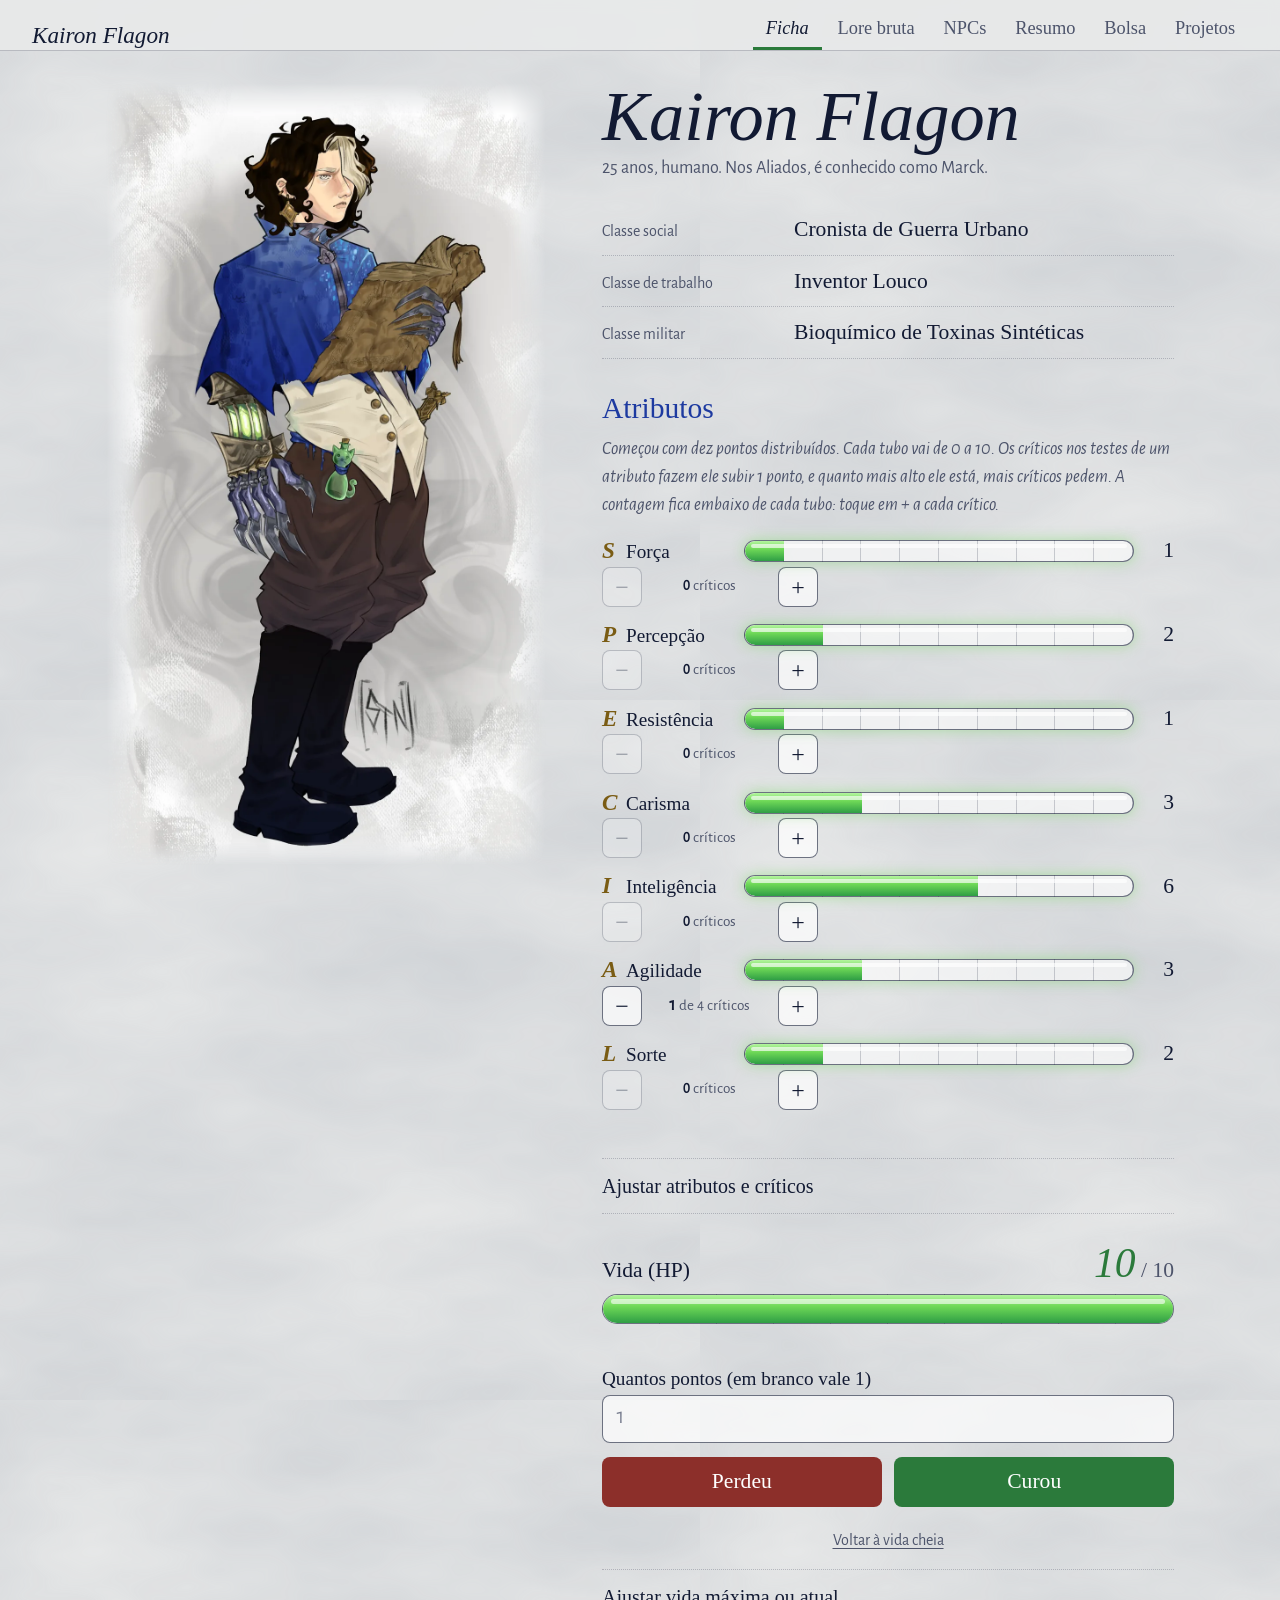
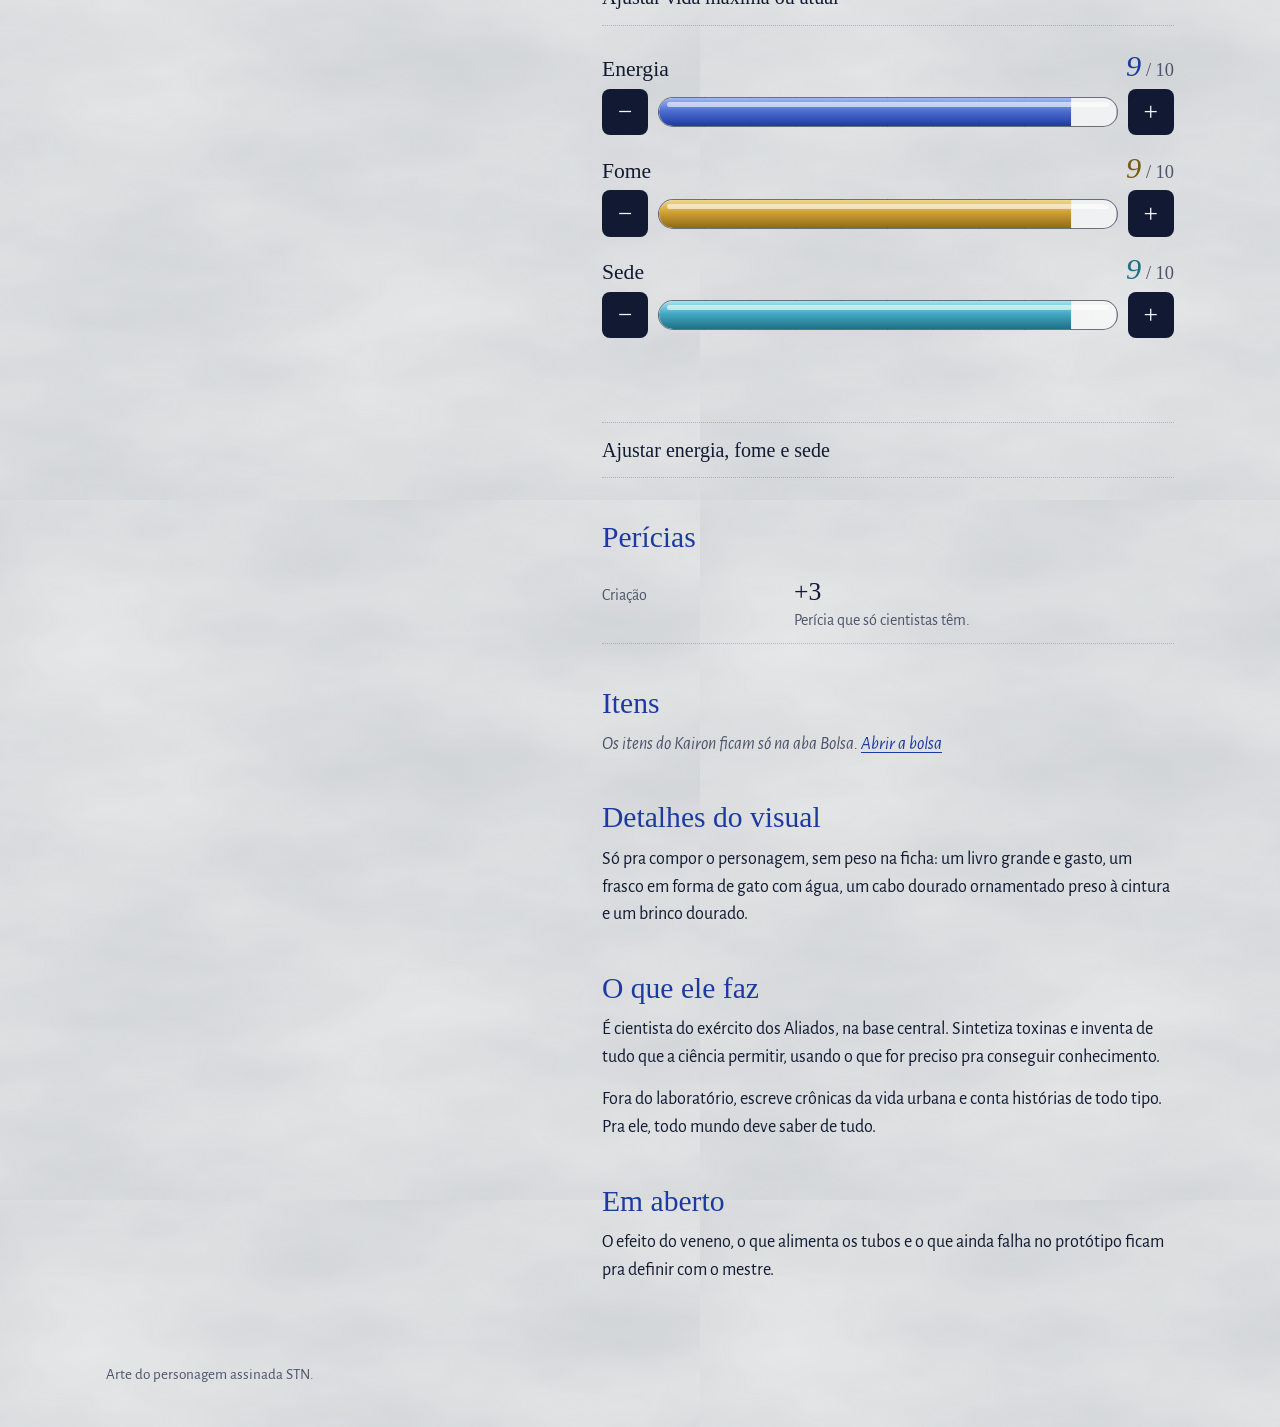
<file: index.html>
<!doctype html>
<html lang="pt-BR">
<head>
<meta charset="utf-8">
<meta name="viewport" content="width=device-width, initial-scale=1">
<meta name="robots" content="noindex, nofollow">
<meta name="theme-color" content="#e8e9e9">
<title>Kairon Flagon, ficha do mestre</title>
<link rel="preconnect" href="https://fonts.googleapis.com">
<link rel="preconnect" href="https://fonts.gstatic.com" crossorigin>
<link href="https://fonts.googleapis.com/css2?family=Alegreya+Sans:ital,wght@0,400;0,500;0,700;1,400&family=IM+Fell+English:ital@0;1&display=swap" rel="stylesheet">
<link rel="stylesheet" href="style.css?v=35">
<noscript><style>.painel[hidden]{display:block}</style></noscript>
</head>
<body>

<svg class="svg-defs" width="0" height="0" aria-hidden="true" focusable="false">
  <filter id="tinta-carimbo" x="-4%" y="-6%" width="108%" height="112%">
    <feTurbulence type="fractalNoise" baseFrequency="0.55" numOctaves="2" seed="4" result="ruido"/>
    <feDisplacementMap in="SourceGraphic" in2="ruido" scale="1.1" xChannelSelector="R" yChannelSelector="G" result="tremido"/>
    <feTurbulence type="fractalNoise" baseFrequency="0.75" numOctaves="2" seed="9" result="manchas"/>
    <feColorMatrix in="manchas" type="matrix" values="0 0 0 0 0  0 0 0 0 0  0 0 0 0 0  -14 0 0 0 10.9" result="falhas"/>
    <feComposite in="tremido" in2="falhas" operator="in"/>
  </filter>
</svg>

<header class="topo">
  <a class="marca" href="#ficha" data-aba="ficha">Kairon Flagon</a>
  <nav class="abas" role="tablist" aria-label="Seções da ficha">
    <button type="button" role="tab" id="aba-ficha" aria-controls="painel-ficha" data-id="ficha" aria-selected="true">Ficha</button>
    <button type="button" role="tab" id="aba-lore" aria-controls="painel-lore" data-id="lore" aria-selected="false" tabindex="-1">Lore bruta</button>
    <button type="button" role="tab" id="aba-npcs" aria-controls="painel-npcs" data-id="npcs" aria-selected="false" tabindex="-1">NPCs</button>
    <button type="button" role="tab" id="aba-resumo" aria-controls="painel-resumo" data-id="resumo" aria-selected="false" tabindex="-1">Resumo</button>
    <button type="button" role="tab" id="aba-bolsa" aria-controls="painel-bolsa" data-id="bolsa" aria-selected="false" tabindex="-1">Bolsa</button>
    <button type="button" role="tab" id="aba-projetos" aria-controls="painel-projetos" data-id="projetos" aria-selected="false" tabindex="-1">Projetos</button>
  </nav>
</header>

<main>

<!-- ============ FICHA ============ -->
<section id="painel-ficha" class="painel" role="tabpanel" aria-labelledby="aba-ficha">
  <div class="ficha-grid">

    <figure class="retrato">
      <img src="img/kairon.webp" width="1000" height="1778"
           alt="Kairon: jovem de cabelo castanho cacheado com uma mecha clara cobrindo um olho, capa azul de gola alta, colete claro com botões dourados e calças marrons. Usa duas manoplas de garras metálicas com tubos verdes brilhando no antebraço e segura um livro velho.">
    </figure>

    <div class="folha">
      <h1>Kairon Flagon</h1>
      <p class="sub">25 anos, humano. Nos Aliados, é conhecido como Marck.</p>

      <dl class="classes">
        <div><dt>Classe social</dt><dd>Cronista de Guerra Urbano</dd></div>
        <div><dt>Classe de trabalho</dt><dd>Inventor Louco</dd></div>
        <div><dt>Classe militar</dt><dd>Bioquímico de Toxinas Sintéticas</dd></div>
      </dl>

      <h2>Atributos</h2>
      <p class="nota">Começou com dez pontos distribuídos. Cada tubo vai de 0 a 10. Os críticos nos testes de um atributo fazem ele subir 1 ponto, e quanto mais alto ele está, mais críticos pedem. A contagem fica embaixo de cada tubo: toque em + a cada crítico.</p>
      <ul class="tubos" data-semente="2026-10-31">
        <li class="cheio" data-attr="S" data-nome="Força" data-v="1" data-c="0" data-m=""><span class="nome"><b>S</b>Força</span><span class="tubo" role="img" aria-label="Força 1 de 10"><i style="--v:1"></i></span><span class="valor">1</span><span class="crit"><b>0</b> críticos</span></li>
        <li class="cheio" data-attr="P" data-nome="Percepção" data-v="2" data-c="0" data-m=""><span class="nome"><b>P</b>Percepção</span><span class="tubo" role="img" aria-label="Percepção 2 de 10"><i style="--v:2"></i></span><span class="valor">2</span><span class="crit"><b>0</b> críticos</span></li>
        <li class="cheio" data-attr="E" data-nome="Resistência" data-v="1" data-c="0" data-m=""><span class="nome"><b>E</b>Resistência</span><span class="tubo" role="img" aria-label="Resistência 1 de 10"><i style="--v:1"></i></span><span class="valor">1</span><span class="crit"><b>0</b> críticos</span></li>
        <li class="cheio" data-attr="C" data-nome="Carisma" data-v="3" data-c="0" data-m=""><span class="nome"><b>C</b>Carisma</span><span class="tubo" role="img" aria-label="Carisma 3 de 10"><i style="--v:3"></i></span><span class="valor">3</span><span class="crit"><b>0</b> críticos</span></li>
        <li class="cheio" data-attr="I" data-nome="Inteligência" data-v="6" data-c="0" data-m=""><span class="nome"><b>I</b>Inteligência</span><span class="tubo" role="img" aria-label="Inteligência 6 de 10"><i style="--v:6"></i></span><span class="valor">6</span><span class="crit"><b>0</b> críticos</span></li>
        <li class="cheio" data-attr="A" data-nome="Agilidade" data-v="3" data-c="1" data-m="4"><span class="nome"><b>A</b>Agilidade</span><span class="tubo" role="img" aria-label="Agilidade 3 de 10"><i style="--v:3"></i></span><span class="valor">3</span><span class="crit"><b>1</b> de 4 críticos</span></li>
        <li class="cheio" data-attr="L" data-nome="Sorte" data-v="2" data-c="0" data-m=""><span class="nome"><b>L</b>Sorte</span><span class="tubo" role="img" aria-label="Sorte 2 de 10"><i style="--v:2"></i></span><span class="valor">2</span><span class="crit"><b>0</b> críticos</span></li>
      </ul>

      <div class="vida-box" id="vida">
        <div class="vida-topo">
          <span class="vida-rot">Vida (HP)</span>
          <strong class="vida-num" aria-live="polite"><span id="vida-atual">10</span><small> / <span id="vida-max">10</span></small></strong>
        </div>
        <div class="vida-barra com-marcas" id="vida-barra" role="progressbar" aria-label="Vida" aria-valuemin="0" aria-valuemax="10" aria-valuenow="10" style="--max:10"><i id="vida-fill" style="--p:100%"></i></div>
        <p class="vida-info" id="vida-info" aria-live="polite"></p>

        <div class="vida-form">
          <div class="vida-campo">
            <label for="vida-valor">Quantos pontos (em branco vale 1)</label>
            <input id="vida-valor" inputmode="numeric" autocomplete="off" placeholder="1">
          </div>
          <div class="vida-botoes">
            <button type="button" class="v-perdeu" id="vida-perdeu">Perdeu</button>
            <button type="button" class="v-curou" id="vida-curou">Curou</button>
          </div>
          <p class="vida-erro" id="vida-erro" role="alert" hidden></p>
          <button type="button" class="vida-cheia" id="vida-cheia">Voltar à vida cheia</button>
        </div>

        <details>
          <summary>Ajustar vida máxima ou atual</summary>
          <div class="vida-form">
            <div class="vida-campo">
              <label for="vida-novomax">Vida máxima</label>
              <input id="vida-novomax" inputmode="numeric" autocomplete="off" placeholder="10">
            </div>
            <div class="vida-campo">
              <label for="vida-novaatual">Vida agora</label>
              <input id="vida-novaatual" inputmode="numeric" autocomplete="off" placeholder="10">
            </div>
            <p class="vida-erro" id="vida-erro2" role="alert" hidden></p>
            <button type="button" class="v-salvar" id="vida-salvar">Salvar</button>
          </div>
        </details>
      </div>

      <div class="status" id="status" role="group" aria-label="Energia, fome e sede" data-semente="2026-10-23">
        <div class="stat" data-chave="energia" data-nome="Energia" data-atual="9" data-max="10" data-cor="energia"><p class="stat-sem-js">Energia: <b>9</b> de 10</p></div>
        <div class="stat" data-chave="fome" data-nome="Fome" data-atual="9" data-max="10" data-cor="fome"><p class="stat-sem-js">Fome: <b>9</b> de 10</p></div>
        <div class="stat" data-chave="sede" data-nome="Sede" data-atual="9" data-max="10" data-cor="sede"><p class="stat-sem-js">Sede: <b>9</b> de 10</p></div>
      </div>

      <h2>Perícias</h2>
      <dl class="classes pericias">
        <div><dt>Criação</dt><dd>+3<small>Perícia que só cientistas têm.</small></dd></div>
      </dl>

      <h2>Itens</h2>
      <p class="nota">Os itens do Kairon ficam só na aba Bolsa. <a class="ir" href="#bolsa" data-aba="bolsa">Abrir a bolsa</a></p>


      <h2>Detalhes do visual</h2>
      <p class="corpo">Só pra compor o personagem, sem peso na ficha: um livro grande e gasto, um frasco em forma de gato com água, um cabo dourado ornamentado preso à cintura e um brinco dourado.</p>

      <h2>O que ele faz</h2>
      <p class="corpo">É cientista do exército dos Aliados, na base central. Sintetiza toxinas e inventa de tudo que a ciência permitir, usando o que for preciso pra conseguir conhecimento.</p>
      <p class="corpo">Fora do laboratório, escreve crônicas da vida urbana e conta histórias de todo tipo. Pra ele, todo mundo deve saber de tudo.</p>

      <h2>Em aberto</h2>
      <p class="corpo">O efeito do veneno, o que alimenta os tubos e o que ainda falha no protótipo ficam pra definir com o mestre.</p>
    </div>

  </div>
</section>

<!-- ============ LORE BRUTA ============ -->
<section id="painel-lore" class="painel texto" role="tabpanel" aria-labelledby="aba-lore" hidden>
  <p class="aviso">Só o mestre lê esta aba. Aqui está o que os outros jogadores não podem saber.</p>

  <h2>A verdade sobre Kairon</h2>
  <p class="corpo">Kairon é um agente duplo. A Hydra mandou ele pros Aliados como espião, mas ele não é leal a nenhum dos dois lados. É leal ao lucro e ao conhecimento.</p>
  <p class="corpo">Tudo que ele descobre na base central passa por um filtro. A Hydra recebe só o que ele escolhe mandar, e o resto ele vende no mercado negro. Ninguém além dele sabe disso.</p>

  <h2>Linha do tempo</h2>
  <ol class="linha">
    <li>
      <span class="quando">Desde o século XVII</span>
      A família Flagon, mercante, enriquece no ducado da região da Hydra e acumula conhecimento de onde vier. O povo do ducado vive bem, e o império apelida a família de sanguessugas.
    </li>
    <li>
      <span class="quando">Aos 16 anos</span>
      Kairon é mandado pro lado dos Aliados, como espião da Hydra. Entra num orfanato como Marck, um órfão sem passado.
    </li>
    <li>
      <span class="quando">Dos 16 aos 25</span>
      A genialidade dele o faz crescer. Quase uma década de confiança construída, de órfão a cientista respeitado.
    </li>
    <li>
      <span class="quando">Hoje, aos 25 anos</span>
      Cientista do exército dos Aliados, na base central, em contato constante com a Hydra.
    </li>
  </ol>

  <h2>Como ele opera</h2>
  <ul class="pontos">
    <li><strong>Rádio.</strong> Fala o tempo todo com a Hydra pelo rádio portátil de campo e manda informações.</li>
    <li><strong>Filtro.</strong> A Hydra nunca recebe tudo. Ele decide o que vale mandar e o que vale vender.</li>
    <li><strong>Mercado negro.</strong> Vende o resto da informação e vive do lucro. O dinheiro paga material de laboratório, itens mágicos e experimentos.</li>
    <li><strong>Crônicas.</strong> Escreve com os pseudônimos F.Y, M.J e A.F, espalhando verdades e mentiras ao mesmo tempo, pros dois lados.</li>
    <li><strong>Caderno criptografado.</strong> Guarda o que descobre, inclusive o que escolheu não mandar pra ninguém.</li>
  </ul>
  <p class="pendente">Em construção. Marcos vai escrever como funciona o submundo que Kairon conhece.</p>

  <h2>Quem sabe o quê</h2>
  <dl class="sabe">
    <div><dt>Os Aliados</dt><dd>Acham que ele é um órfão que virou cientista dedicado.</dd></div>
    <div><dt>A Hydra</dt><dd>Sabe que ele é o espião dela. Não sabe do filtro nem do mercado negro.</dd></div>
    <div><dt>G</dt><dd>Acha que ele é um cientista dos Aliados que paga bem por itens mágicos. Não sabe de onde vem o dinheiro.</dd></div>
    <div><dt>Outros jogadores</dt><dd>Não sabem de nada. Só descobrem em RP.</dd></div>
  </dl>

  <h2>O que ele quer</h2>
  <p class="corpo">Conhecimento acima de tudo, bom ou ruim, verdadeiro ou falso. Um livro bem escrito vale mais pra ele do que centenas de moedas de ouro.</p>
  <p class="corpo">Procura uma espécie de Torre de Babel. Pra ele é só uma lenda que pode existir, e a família guarda um único relato dela. É por isso que ele a busca.</p>
  <p class="corpo">Quer poder pra controlar as massas e chegar ao topo, usando os países como peões na guerra. Pra isso usa pessoas, sangue e o que mais for preciso. Regra do mestre: nada sai do planeta.</p>

  <h2>Ganchos em aberto</h2>
  <p class="nota">Pontas soltas de propósito, pro mestre puxar do jeito que quiser.</p>
  <ul class="ganchos">
    <li>Quem escolheu Kairon pra missão, e se a própria família sabia o motivo.</li>
    <li>Quem dirigia o orfanato e se sabia de onde ele veio.</li>
    <li>A última ordem ou carta que a família mandou, e se ele guardou ou queimou.</li>
    <li>O que o relato da Torre de Babel guardado pela família realmente diz.</li>
    <li>Um pseudônimo que alguém além dele também está usando.</li>
    <li>Uma informação que ele vendeu pros dois lados e que mudou o rumo de uma batalha.</li>
    <li>Um comprador do mercado negro que paga demais e nunca explica por quê.</li>
    <li>O G sabe mais sobre Kairon do que devia.</li>
    <li>Uma sala ou projeto da base central onde ele nunca conseguiu entrar.</li>
    <li>Uma página arrancada do caderno criptografado.</li>
    <li>O que alimenta os tubos de veneno das manoplas, e por que o protótipo ainda falha.</li>
    <li>Como ele seria descoberto, se algum dia for. Fica em aberto.</li>
  </ul>
</section>

<!-- ============ NPCs ============ -->
<section id="painel-npcs" class="painel texto" role="tabpanel" aria-labelledby="aba-npcs" hidden>
  <h2>Contatos de Kairon</h2>
  <p class="nota">Aqui ficam só os tipos de gente que ele conhece. Quem são, e quantos, fica por conta do mestre.</p>

  <article class="npc">
    <h3>Mercado negro</h3>
    <p class="papel">Contato com NPCs do mercado negro</p>
    <p class="corpo">Kairon vende informação e compra material de laboratório e itens mágicos. Por isso conhece gente do submundo.</p>
  </article>

  <article class="npc">
    <h3>Outros tipos de gente</h3>
    <p class="papel">Contato com outros tipos de personagens ou NPCs</p>
    <p class="corpo">Ele também cruza com outros tipos de personagens e NPCs, dentro e fora dos dois lados da guerra. Quem são e como se conheceram se resolve em RP.</p>
  </article>

  <h2>Espaços em aberto pro mestre</h2>
  <p class="nota">Kairon tem contato com estas organizações. Quem são as pessoas dentro delas fica em aberto.</p>
  <ul class="vazios">
    <li><strong>A Hydra</strong>Contato constante.</li>
    <li><strong>O exército dos Aliados</strong>Trabalha na base central.</li>
    <li><strong>O mercado negro</strong>Vende e compra informação e itens.</li>
    <li><strong>A imprensa</strong>Escreve crônicas sob pseudônimos.</li>
    <li><strong>O orfanato</strong>Foi por ali que Marck entrou nos Aliados.</li>
  </ul>
</section>

<!-- ============ RESUMO ============ -->
<section id="painel-resumo" class="painel texto" role="tabpanel" aria-labelledby="aba-resumo" hidden>
  <p class="nota">Marck e Kairon são o mesmo personagem. Marck é o nome falso que Kairon usa entre os Aliados.</p>

  <h2>Lore do Marck</h2>
  <p class="nota">A versão que os outros conhecem.</p>
  <ul class="pontos grande">
    <li>Humano de 25 anos, órfão. Conta que a guerra levou a família quando ele tinha 14.</li>
    <li>Cresceu num orfanato em Nova York, onde ganhou renome, e virou cientista do exército dos Aliados, na base central.</li>
    <li>Inventor genial, sempre atrás da razão das coisas e do conhecimento.</li>
    <li>Tem dois empregos: cientista do exército, o que na prática é trabalhar pro governo, e as crônicas no jornal Viva ou Morra, escritas sob pseudônimos. Pouca gente sabe quem está por trás deles.</li>
    <li>Tem patrocinadores que ajudam com dinheiro e querem saber das invenções dele.</li>
    <li>O laboratório dele ficava num apartamento grande em Nova York. Agora as coisas todas estão no porão de uma mansão, e ele está montando tudo lá (<a class="ir" href="#projeto-10" data-aba="projetos" data-abrir="projeto-10">Projeto 10</a>). Quase não sai: só pra comprar comida e voltar. Foi construindo o laboratório aos poucos, desde os 18 anos.</li>
    <li>Quando pega férias, vai pra Las Vegas.</li>
    <li>Luta com manoplas de garras que injetam veneno, ainda em protótipo.</li>
  </ul>

  <h2>Lore do Kairon</h2>
  <p class="nota">A verdade. Só o mestre lê.</p>
  <ul class="pontos grande">
    <li>Humano de 25 anos, nobre da família Flagon, da região da Hydra.</li>
    <li>Foi mandado aos 16 pros Aliados, como espião. O nome Marck e o passado de órfão são cobertura.</li>
    <li>Agente duplo em segredo: a Hydra mandou, mas ele filtra o que entrega e vende o resto no mercado negro.</li>
    <li>Vende as informações em Las Vegas. É pra lá que vai quando pega férias.</li>
    <li>É leal ao lucro e ao conhecimento. Procura a Torre de Babel e quer poder sobre as massas.</li>
    <li>Os pseudônimos F.Y, M.J e A.F espalham verdades e mentiras pros dois lados.</li>
    <li>Fala o tempo todo com a Hydra pelo rádio portátil de campo.</li>
  </ul>
</section>

<!-- ============ BOLSA ============ -->
<section id="painel-bolsa" class="painel texto bolsa" role="tabpanel" aria-labelledby="aba-bolsa" hidden>
  <h2>Bolsa do Kairon</h2>
  <p class="nota">Livro-caixa dos dólares do mercado negro. Os lançamentos ficam salvos só neste aparelho. Quem abrir a ficha em outro lugar vê o saldo inicial.</p>

  <p class="bolsa-saldo" aria-live="polite"><span>Saldo</span><strong id="bolsa-total">375</strong><em id="bolsa-un">dólares</em></p>

  <div class="bolsa-form">
    <div class="bolsa-campo">
      <label for="bolsa-valor">Quantos dólares</label>
      <input id="bolsa-valor" inputmode="decimal" autocomplete="off" placeholder="0">
    </div>
    <div class="bolsa-campo">
      <label for="bolsa-nota">Pra quê (opcional)</label>
      <input id="bolsa-nota" maxlength="80" autocomplete="off" placeholder="Ex.: material de laboratório">
    </div>
    <div class="bolsa-botoes">
      <button type="button" class="b-entrou" id="bolsa-entrou">Entrou</button>
      <button type="button" class="b-saiu" id="bolsa-saiu">Saiu</button>
    </div>
    <p class="bolsa-erro" id="bolsa-erro" role="alert" hidden></p>
  </div>

  <details>
    <summary>Corrigir o saldo</summary>
    <div class="bolsa-form">
      <p class="nota">Digite quanto ele tem agora. A bolsa lança a diferença no livro-caixa.</p>
      <div class="bolsa-campo">
        <label for="bolsa-certo">Saldo certo</label>
        <input id="bolsa-certo" inputmode="decimal" autocomplete="off" placeholder="0">
      </div>
      <button type="button" class="b-ajustar" id="bolsa-ajustar">Ajustar saldo</button>
    </div>
  </details>

  <h2>Livro-caixa</h2>
  <ol class="bolsa-livro" id="bolsa-livro"></ol>
  <p class="bolsa-vazio" id="bolsa-vazio" hidden>Nenhum lançamento ainda.</p>
  <button type="button" class="bolsa-zerar" id="bolsa-zerar">Voltar ao saldo inicial</button>

  <h2>Itens</h2>
  <p class="nota">Tudo o que o Kairon carrega. Toque na foto pra ver maior.</p>
  <div class="busca" role="search">
    <label class="busca-rot" for="busca-item">Procurar item</label>
    <div class="busca-campo">
      <input id="busca-item" type="search" inputmode="search" enterkeyhint="search" autocomplete="off" autocapitalize="off" spellcheck="false" placeholder="veneno, câmera, máscara...">
      <button type="button" class="busca-limpar" id="busca-limpar" aria-label="Limpar a busca" hidden>&times;</button>
    </div>
    <p class="busca-info" id="busca-info" aria-live="polite" hidden></p>
  </div>

  <h3 class="sub-itens">Equipamento inicial</h3>
  <ul class="itens">
    <li>
      <strong>Manoplas de garras injetoras</strong>
      <span>Protótipo. Duas luvas de garras com tubos de veneno no antebraço. Cada ataque injeta o veneno, como a presa de uma cobra. A versão hidráulica (Giftklaue II) está pronta e aprovada: pesa 12 kg e ativar custa 1 ação e 5 de energia. <a class="ir" href="#projeto-01" data-aba="projetos" data-abrir="projeto-01">Ver o Projeto 01</a> · <a class="ir" href="#projeto-02" data-aba="projetos" data-abrir="projeto-02">Ver a Ruína (Projeto 02)</a> · <a class="ir" href="#projeto-08" data-aba="projetos" data-abrir="projeto-08">Ver a hidráulica (Projeto 08)</a> · <a class="ir" href="#projeto-12" data-aba="projetos" data-abrir="projeto-12">Ver a Giftklaue III (Projeto 12)</a></span>
    </li>
    <li class="com-simbolo">
      <strong>Brasão da família Flagon</strong>
      <span>A única prova da identidade verdadeira dele.</span>
      <img class="simbolo" src="img/flagon.webp" width="730" height="526"
           alt="Símbolo da família Flagon: duas asas pretas abertas em volta de uma coroa de três pontas sobre um losango.">
    </li>
    <li>
      <strong>Caderno criptografado</strong>
      <span>Onde ele anota as ideias e descobertas de cientista.</span>
    </li>
  </ul>

  <h3 class="sub-itens">Também carrega</h3>
  <ul class="itens leve">
    <li><strong>Rádio portátil de campo</strong></li>
    <li>
      <strong>Caderno de crônicas</strong>
      <span>Com caneta-tinteiro e tinta.</span>
    </li>
    <li><strong>Câmera</strong></li>
    <li>
      <strong>Fotografias do cassino</strong>
      <span>O agente ruivo, a região em volta e a polícia com a segurança do lugar.</span>
    </li>
    <li>
      <strong>Revólver</strong>
      <span>Dá 1d6 de dano. Tem 10 balas. Arma ornamentada, com cano azulado gravado, detalhes dourados e cabo claro.</span>
    </li>
    <li>
      <strong>Carteira do homem que tentou matar o grupo</strong>
      <span>Dentro tem só uma foto da avó dele e uma foto de um mini lobo com roupa de exército.</span>
    </li>
    <li>
      <strong>Jaqueta de investigador</strong>
      <span>Também era do homem que tentou matar o grupo.</span>
    </li>
    <li>
      <strong>Bombas de fumaça (1)</strong>
      <span>Pra despistar e fugir. Eram 3, ele gastou 2. <a class="ir" href="#projeto-07" data-aba="projetos" data-abrir="projeto-07">Ver o Projeto 07</a></span>
    </li>
    <li>
      <strong>Frascos de veneno (3)</strong>
      <span>Reserva pras manoplas. O efeito fica em aberto com o mestre.</span>
    </li>
    <li>
      <strong>Frasco de veneno de cascavel (1)</strong>
      <span>Conseguido na sessão. Vidro grosso, rolha de cortiça e selo de cera. O efeito fica em aberto com o mestre. <a class="planta-link" href="img/planta-10-frasco-veneno-cascavel.webp" target="_blank" rel="noopener">Ver a planta do frasco</a></span>
    </li>
    <li>
      <strong>Protótipo de veneno de arsênio</strong>
      <span>Em desenvolvimento. Os detalhes ficam pra definir.</span>
    </li>
    <li>
      <strong>Máscara de gás</strong>
      <span>Pra trabalhar com toxinas e fumaça sem se envenenar.</span>
    </li>
    <li>
      <strong>Kit de laboratório de campo</strong>
      <span>Tubos de ensaio, pipetas e luvas de proteção, pra misturar e testar toxinas longe da base.</span>
    </li>
    <li>
      <strong>Antídoto básico</strong>
      <span>Pra quando uma toxina dá errado.</span>
    </li>
    <li>
      <strong>Água</strong>
      <span>No frasco em forma de gato.</span>
    </li>
    <li>
      <strong>Documentos do Marck</strong>
      <span>A identidade de órfão que ele usa entre os Aliados.</span>
    </li>
    <li class="com-imagem">
      <strong>Binóculos</strong>
      <span>De latão envelhecido e couro vermelho, com engrenagens, uma mola, um parafuso borboleta no meio e alça de couro.</span>
      <span class="pago">Não custou nada.</span>
      <a class="foto-item" href="img/item-binoculos.webp" target="_blank" rel="noopener" aria-label="Abrir a foto de Binóculos"><img src="img/item-binoculos-mini.webp" width="360" height="360" loading="lazy" alt="Binóculos de latão envelhecido e couro vermelho, com engrenagens e alça de couro, sobre fundo preto."></a>
    </li>
    <li class="com-imagem">
      <strong>Óculos de couro e latão</strong>
      <span>Couro marrom com aros de latão, lupas articuladas na frente e uma válvula de vidro na lateral. As lentes são capazes de reconhecer fontes de energia.</span>
      <span class="pago">Pago por outra pessoa. Não saiu da bolsa.</span>
      <a class="foto-item" href="img/item-oculos.webp" target="_blank" rel="noopener" aria-label="Abrir a foto de Óculos de couro e latão"><img src="img/item-oculos-mini.webp" width="360" height="360" loading="lazy" alt="Óculos de couro marrom e latão, com uma lupa articulada na frente e uma válvula de vidro na lateral."></a>
    </li>
    <li class="com-imagem">
      <strong>Máscara lisa</strong>
      <span>Clara, em forma de ovo, com dois cortes escuros no lugar dos olhos e um brilho dourado no topo.</span>
      <span class="pago">Não custou nada.</span>
      <a class="foto-item" href="img/item-mascara.webp" target="_blank" rel="noopener" aria-label="Abrir a foto de Máscara lisa"><img src="img/item-mascara-mini.webp" width="360" height="360" loading="lazy" alt="Máscara clara em forma de ovo, com dois cortes escuros no lugar dos olhos e um brilho dourado no topo."></a>
    </li>
    <li class="com-imagem">
      <strong>Câmera de duas lentes (Rolleicord)</strong>
      <span>Preta, com detalhes dourados em padrão xadrez. Uma lente em cima, pro visor, e outra embaixo, pra foto.</span>
      <span class="pago">Não custou nada.</span>
      <a class="foto-item" href="img/item-camera-rolleicord.webp" target="_blank" rel="noopener" aria-label="Abrir a foto de Câmera de duas lentes (Rolleicord)"><img src="img/item-camera-rolleicord-mini.webp" width="360" height="360" loading="lazy" alt="Câmera de duas lentes Rolleicord, preta com detalhes dourados em padrão xadrez."></a>
    </li>
    <li class="com-imagem">
      <strong>Conjunto de sutura</strong>
      <span>Bolsa de couro escuro com fecho. Dentro, uma navalha, tesouras, pinças e ganchos finos, cada um no seu lugar.</span>
      <span class="pago">Pago por outra pessoa. Não saiu da bolsa.</span>
      <a class="foto-item" href="img/item-conjunto-de-sutura.webp" target="_blank" rel="noopener" aria-label="Abrir a foto de Conjunto de sutura"><img src="img/item-conjunto-de-sutura-mini.webp" width="360" height="360" loading="lazy" alt="Desenho de um estojo de couro aberto, com navalha, tesouras, pinças e ganchos finos."></a>
    </li>
  </ul>

  <p class="busca-vazio" id="busca-vazio" hidden>Nenhum item com esse nome. Tenta outra palavra.</p>
</section>

<!-- ============ PROJETOS ============ -->
<section id="painel-projetos" class="painel texto projetos" role="tabpanel" aria-labelledby="aba-projetos" hidden>
  <h2>Projetos do Kairon</h2>
  <p class="nota">Invenções e experimentos dele. Toque num cartão pra ler o projeto inteiro.</p>

  <div class="proj-ferramentas">
    <p class="proj-resumo" id="proj-resumo"></p>
    <div class="busca" role="search">
      <label class="busca-rot" for="busca-proj">Achar um projeto</label>
      <div class="busca-campo">
        <input id="busca-proj" type="search" inputmode="search" enterkeyhint="search" autocomplete="off" autocapitalize="off" spellcheck="false" placeholder="bota, veneno, rádio...">
        <button type="button" class="busca-limpar" id="busca-proj-limpar" aria-label="Limpar a busca" hidden>&times;</button>
      </div>
      <p class="busca-info" id="busca-proj-info" aria-live="polite" hidden></p>
    </div>
    <div class="proj-filtros" id="proj-filtros" role="group" aria-label="Filtrar por situação"></div>
    <button type="button" class="proj-recolher" id="proj-recolher" hidden>Fechar os cartões abertos</button>
  </div>

  <!-- o sumário é montado pelo app.js a partir dos cartões abaixo; projeto novo entra dentro de um grupo -->
  <nav class="proj-sumario" id="proj-sumario" aria-label="Sumário dos projetos"></nav>
  <p class="busca-vazio" id="proj-vazio" hidden>Nenhum projeto com esse filtro.</p>

  <section class="proj-grupo" id="grupo-giftklaue">
    <header class="grupo-cab">
      <h3 class="grupo-titulo">Giftklaue</h3>
      <p class="grupo-desc">A luva de garras e as versões dela.</p>
    </header>

  <article class="projeto est-prototipo" id="projeto-01">
    <details>
      <summary>
        <span class="proj-marca" aria-hidden="true">01</span>
        <span class="proj-topo">
          <span class="proj-n">Projeto 01</span>
          <span class="proj-estado">Protótipo</span>
        </span>
        <h4 class="proj-nome">Giftklaue</h4>
        <span class="proj-sub">Garra Venenosa</span>
        <span class="proj-data">Criado em <time datetime="2026-10-23">23/10/2026</time></span>
        <span class="proj-pe">
          <span class="carimbo aprovado">Aprovado pelo mestre</span>
          <span class="proj-abrir"><span class="so-fechado">Toque pra ler</span><span class="so-aberto">Fechar</span></span>
        </span>
      </summary>
      <div class="proj-corpo">
        <div class="proj-ficha">
          <p><span class="rot">T.O Categoria:</span> a definir</p>
          <p class="classe">PROJETO BÉLICO.</p>
        </div>
        <p class="corpo">Em repouso, a Giftklaue é uma luva de couro escuro, simples, sem nada que chame atenção além de um punho um pouco mais grosso que o normal. Quem olha vê só a luva de um cientista. Ao acionar o mecanismo do punho, placas de aço leve e bronze deslizam pra fora do antebraço, cobrem a mão e o braço, e a luva vira uma manopla blindada, com garras ocas de aço saindo das pontas dos dedos. Tudo acontece num movimento só: uma mola de lâmina empurra as placas e um trinco no punho solta tudo de uma vez. O contrário também vale: as placas recolhem e o usuário volta a parecer inofensivo.</p>
        <p class="corpo">Pelo antebraço correm tubos de vidro grosso, escolhidos porque o vidro aguenta o veneno que o metal não aguenta. Cada golpe das garras injeta o conteúdo no alvo, como a presa de uma cobra. O protótipo atual carrega um veneno de luta, que deixa o corpo dormente e derruba os atributos físicos.</p>
        <p class="corpo curto">O protótipo ainda não está pronto. Kairon trabalha em quatro melhorias:</p>
        <ul class="pontos">
          <li><strong>Hidráulica:</strong> pistões nos dedos e no antebraço pra dar à manopla a força que ele não tem. A força vem da manopla, não do corpo.</li>
          <li><strong>Dardos:</strong> agulhas de veneno que saltam dos dedos e acertam à distância, cada uma com uma dose selada.</li>
          <li><strong>Tubos melhores:</strong> mais resistentes e com mais controle da dose.</li>
          <li><strong>Arsênio:</strong> ainda não pode ser carregado, porque o arsênio corrói o metal. Resolver isso é o que separa o protótipo da Ruína.</li>
        </ul>
        <p class="rotulo">Soluções em estudo:</p>
        <ul class="pontos">
          <li>Nada de metal encostando no composto: tubos e válvulas de vidro e porcelana, vedações de cera ou borracha e pontas das garras banhadas a ouro.</li>
          <li>Ampolas seladas e trocáveis, que só quebram quando a garra perfura. Os dardos seguem a mesma ideia: cada um é uma ampola com agulha, descartável.</li>
          <li>Dois compartimentos: o arsênio num tubo e a fórmula da doutora em outro, que só se misturam na ponta da garra, no momento do golpe.</li>
          <li>Um disco regulador no punho muda a proporção da mistura. O catalisador arcano entraria depois nesse mesmo sistema.</li>
          <li>O tubo da fórmula sozinho cura, então a mesma manopla poderia salvar um aliado.</li>
        </ul>
        <figure class="planta">
          <a href="img/planta-01-giftklaue.webp" target="_blank" rel="noopener"><img src="img/planta-01-giftklaue.webp" width="1520" height="3663" loading="lazy" alt="Planta desenhada do Projeto 01, Giftklaue (Garra Venenosa)"></a>
          <figcaption>Planta do projeto. Toque na imagem pra ampliar.</figcaption>
        </figure>
        <p class="pendente">Números, bônus e quantidades pendentes de aprovação do mestre.</p>
      </div>
    </details>
  </article>

  <article class="projeto est-uso" id="projeto-08">
    <details>
      <summary>
        <span class="proj-marca" aria-hidden="true">08</span>
        <span class="proj-topo">
          <span class="proj-n">Projeto 08</span>
          <span class="proj-estado">Em uso</span>
        </span>
        <h4 class="proj-nome">Manopla hidráulica</h4>
        <span class="proj-sub">Giftklaue II</span>
        <span class="proj-data">Criado em <time datetime="2026-10-31">31/10/2026</time></span>
        <span class="proj-pe">
          <span class="carimbo aprovado">Aprovado pelo mestre</span>
          <span class="proj-abrir"><span class="so-fechado">Toque pra ler</span><span class="so-aberto">Fechar</span></span>
        </span>
      </summary>
      <div class="proj-corpo">
        <p class="nota">A hidráulica da Giftklaue, pronta e aprovada pelo mestre. É uma das quatro melhorias do <a class="ir" href="#projeto-01" data-aba="projetos" data-abrir="projeto-01">Projeto 01</a></p>
        <p class="corpo">A manopla pesa 12 kg. Ativar custa 1 ação e 5 de energia, porque o Marck é fraco fisicamente e o peso cobra dele.</p>
        <p class="corpo">Na manopla hidráulica os dedos fecham pela pressão do óleo, não pela força do braço. A força vem da manopla, não do corpo.</p>
        <p class="corpo">Fechar o punho aperta uma bomba, que empurra o óleo pra um acumulador de mola. O acumulador guarda a pressão. Quando o gatilho abre a válvula, a mola solta o óleo de uma vez e ele empurra os cilindros, um por dedo, ligados por tubos de cobre. Um manômetro de latão mostra a pressão, sem eletricidade.</p>
        <p class="corpo">Força é pressão vezes área, e o óleo leva a mesma pressão pra todo cilindro. A manopla ganha em força e perde em curso: os dedos fecham devagar, mas firmes.</p>
        <p class="rotulo">De onde veio a ideia</p>
        <p class="corpo">Walter é um protótipo antigo de robô autoconsciente, e a mão dele segura 4 toneladas de força. O Marck estudou esse sistema hidráulico e adaptou pra uma luva. Quanto a manopla chega perto disso, o mestre decide.</p>
        <figure class="planta">
          <a href="img/planta-08a-manopla-visao-geral.webp" target="_blank" rel="noopener"><img src="img/planta-08a-manopla-visao-geral.webp" width="1520" height="3800" loading="lazy" alt="Planta desenhada do Projeto 08, Manopla hidráulica: visão geral, como o aperto vira força e as peças"></a>
          <figcaption>Visão geral da manopla. Toque na imagem pra ampliar.</figcaption>
        </figure>
        <p class="rotulo">O circuito do óleo</p>
        <p class="corpo">O óleo sai do reservatório, que tem um visor de vidro pra ver o nível, passa pela bomba do punho, pelo acumulador e pela válvula do gatilho, chega aos cilindros e volta. Válvulas de retenção fazem o óleo andar num sentido só. Se a pressão passa do limite, a válvula de alívio deixa o óleo escapar de volta pro reservatório, como numa caldeira.</p>
        <figure class="planta">
          <a href="img/planta-08b-sistema-hidraulico.webp" target="_blank" rel="noopener"><img src="img/planta-08b-sistema-hidraulico.webp" width="1520" height="3720" loading="lazy" alt="Planta desenhada do Projeto 08, Sistema hidráulico: o circuito do óleo, o princípio de Pascal e a bomba e o acumulador em corte"></a>
          <figcaption>O circuito do óleo e a bomba e o acumulador por dentro. Toque na imagem pra ampliar.</figcaption>
        </figure>
        <p class="rotulo">Os tubos de veneno</p>
        <p class="corpo">O óleo empurra um êmbolo flutuante, e o êmbolo empurra o veneno. O óleo nunca encosta no veneno, e a face do êmbolo que toca o veneno é banhada a ouro. O tubo é de vidro grosso de laboratório, com trava de baioneta de bronze por fora, selo de cera, bico de porcelana com ponta banhada a ouro e um anel de cor que diz qual veneno está dentro.</p>
        <p class="corpo">Pra trocar, gira o anel um quarto de volta, puxa o tubo e encaixa outro. Os tubos de reserva ficam na <a class="ir" href="#projeto-09" data-aba="projetos" data-abrir="projeto-09">mochila alquímica (Projeto 09)</a>. No golpe, a garra perfura o alvo, a válvula abre na ponta e a dose sai por um canal de vidro dentro da garra.</p>
        <p class="corpo">Só vidro, cera, porcelana e ouro tocam o veneno, com o bronze e o aço por fora. O arsênio da <a class="ir" href="#projeto-02" data-aba="projetos" data-abrir="projeto-02">Ruína (Projeto 02)</a> corrói metal, e o tubo já nasce preparado.</p>
        <figure class="planta">
          <a href="img/planta-08c-tubos-de-veneno.webp" target="_blank" rel="noopener"><img src="img/planta-08c-tubos-de-veneno.webp" width="1520" height="6305" loading="lazy" alt="Planta desenhada do Projeto 08, Tubos de veneno: o tubo em corte, a troca no antebraço, o golpe passo a passo e o que encosta no veneno"></a>
          <figcaption>O tubo em corte, a troca e o golpe. Toque na imagem pra ampliar.</figcaption>
        </figure>
        <p class="rotulo">Limites</p>
        <ul class="pontos">
          <li>Mais força, menos curso: nada de dedo rápido.</li>
          <li>A força volta pela armação até o cotovelo e o ombro. Sem apoio firme, o braço não segura.</li>
          <li>Vazou óleo, entrou ar ou o couro da vedação secou: a manopla perde a força.</li>
          <li>O vidro do tubo decide a pressão: vidro grosso aguenta só uns 6 a 10 bar, então a força vem de cilindros largos, e não de pressão alta.</li>
          <li>O canal de vidro dentro da garra pode trincar se o golpe bater duro demais.</li>
        </ul>
        <p class="rotulo">Em estudo e em aberto</p>
        <ul class="pontos">
          <li>Disco regulador no punho, que muda a proporção da mistura.</li>
          <li>Dois tubos que só se misturam na ponta da garra, pro arsênio da Ruína.</li>
          <li>O tubo da fórmula sozinho cura, e poderia salvar um aliado.</li>
          <li>O veneno de cascavel pode encher um tubo, a decidir.</li>
        </ul>
        <p class="pendente">Quanto levanta, segura ou quebra, a pressão e o limite, quanto veneno cabe em cada tubo e quantos tubos: a definir com o mestre.</p>
      </div>
    </details>
  </article>

  <article class="projeto est-andamento" id="projeto-12">
    <details>
      <summary>
        <span class="proj-marca" aria-hidden="true">12</span>
        <span class="proj-topo">
          <span class="proj-n">Projeto 12</span>
          <span class="proj-estado">Em andamento</span>
        </span>
        <h4 class="proj-nome">Giftklaue III</h4>
        <span class="proj-sub">manopla leve, com ataque duplo</span>
        <span class="proj-data">Criado em <time datetime="2026-10-31">31/10/2026</time></span>
        <span class="proj-pe">
          <span class="carimbo">Pendente de aprovação do mestre</span>
          <span class="proj-abrir"><span class="so-fechado">Toque pra ler</span><span class="so-aberto">Fechar</span></span>
        </span>
      </summary>
      <div class="proj-corpo">
        <p class="nota">A terceira versão da manopla. A <a class="ir" href="#projeto-08" data-aba="projetos" data-abrir="projeto-08">Giftklaue II</a> está pronta e aprovada, mas pesa 12 kg e ativar custa 1 ação e 5 de energia. A III nasce pra pesar menos e pra bater duas vezes.</p>
        <p class="corpo">São três mudanças. A armação vira duralumínio, uma liga de alumínio e cobre descoberta pelo alemão Alfred Wilm em 1903, com uns 1/3 do peso do aço. O aço fica só nas peças que seguram pressão. O peso sai do braço do Marck e vai pro quadril, por um arnês de cintura. E a cotoveleira ganha um engate rápido: a luva solta do braço e cabe no estojo ou na mochila.</p>
        <p class="rotulo">O ataque duplo</p>
        <p class="corpo">O gatilho tem dois estágios. Puxado até o meio, dá um golpe só. Puxado até o fim, a luva golpeia, a mola reabre as garras e um relógio de relojoeiro (barrilete, came, escape de alavanca e balancim) conta um tic. Um segundo acumulador, menor, dá o segundo golpe. O Marck golpeia uma vez com o braço e a luva faz o outro sozinha. A bomba do punho dá corda no relógio, aos poucos.</p>
        <p class="rotulo">O que muda da II pra III</p>
        <ul class="pontos">
          <li><strong>Peso:</strong> a II tem 12 kg, a III vem bem mais leve. Quanto cai, o mestre decide.</li>
          <li><strong>Armação:</strong> de aço e couro pra duralumínio vazado.</li>
          <li><strong>Carga:</strong> de tudo no braço pra um arnês de cintura.</li>
          <li><strong>Ativar:</strong> a II custa 1 ação e 5 de energia. Na III o mestre decide, já que a luva pesa menos e o Marck está mais forte.</li>
          <li><strong>Golpes:</strong> de 1 por ação pra 1 ou 2 por ação.</li>
          <li><strong>Transporte:</strong> engate rápido, a luva desmonta.</li>
        </ul>
        <p class="corpo">O Marck também melhora: está treinando e comendo melhor. A luva ajuda, mas o corpo dele conta cada vez mais.</p>
        <figure class="planta">
          <a href="img/planta-12-giftklaue-iii.webp" target="_blank" rel="noopener"><img src="img/planta-12-giftklaue-iii.webp" width="1520" height="7430" loading="lazy" alt="Planta desenhada do Projeto 12, Giftklaue III: vista de cima, o que muda da II, o relógio do ataque duplo e as peças"></a>
          <figcaption>Planta do projeto. Toque na imagem pra ampliar.</figcaption>
        </figure>
        <p class="rotulo">Limites</p>
        <ul class="pontos">
          <li>O segundo golpe sai de um acumulador menor, então pode ser mais fraco.</li>
          <li>O golpe duplo gasta o dobro de óleo e esvazia os dois acumuladores. Entre um e outro, tem que bombear e dar corda de novo.</li>
          <li>O relógio emperra com sujeira e umidade.</li>
          <li>O duralumínio amassa e dobra mais fácil que o aço.</li>
          <li>O aço dos cilindros, o óleo e os acumuladores continuam pesando: o duralumínio só alivia a armação.</li>
          <li>Duralumínio não se solda (perde a dureza no calor), então as peças são rebitadas. Onde encosta em cobre ou latão ele corrói, e por isso leva verniz ou um calço de couro.</li>
        </ul>
        <p class="pendente">Peso final, custo de ação e energia e dano do segundo golpe: a definir com o mestre.</p>
      </div>
    </details>
  </article>
  <article class="projeto est-andamento" id="projeto-16">
    <details>
      <summary>
        <span class="proj-marca" aria-hidden="true">16</span>
        <span class="proj-topo">
          <span class="proj-n">Projeto 16</span>
          <span class="proj-estado">Em andamento</span>
        </span>
        <h4 class="proj-nome">Luva de módulos</h4>
        <span class="proj-sub">trilho na palma com módulos trocáveis</span>
        <span class="proj-data">Criado em <time datetime="2026-10-31">31/10/2026</time></span>
        <span class="proj-pe">
          <span class="carimbo">Pendente de aprovação do mestre</span>
          <span class="proj-abrir"><span class="so-fechado">Toque pra ler</span><span class="so-aberto">Fechar</span></span>
        </span>
      </summary>
      <div class="proj-corpo">
        <p class="nota">Base pra ampola (<a class="ir" href="#projeto-14" data-aba="projetos" data-abrir="projeto-14">Projeto 14</a>), o choque (<a class="ir" href="#projeto-15" data-aba="projetos" data-abrir="projeto-15">Projeto 15</a>) e uma ferramenta. Pode virar a base da <a class="ir" href="#projeto-12" data-aba="projetos" data-abrir="projeto-12">Giftklaue III (Projeto 12)</a>, a decidir com o mestre.</p>
        <p class="corpo">Uma luva de couro com um trilho de aço na palma. Os módulos deslizam pelo trilho, chegam à ponta e viram pra frente da mão em volta de um pivô de latão. Cada módulo tem o mesmo pé, em cauda de andorinha, com uma trava de mola e dois contatos que pegam a carga do cristal no punho. A luva aceita ampola, choque e uma pinça com gazua pra trabalho.</p>
        <p class="corpo">Os dedos ficam livres. O módulo fica na frente da mão, não no lugar dela. A energia vem do cristal por um cordão de contas de porcelana até uma tira de contatos de latão debaixo do trilho. Só o choque e a trava elétrica usam carga, e a ampola e a pinça são mecânicas.</p>
        <p class="rotulo">Problema na construção</p>
        <p class="corpo">O trilho precisa ser reto: um desvio emperra o módulo, e o pino de mola gasta rápido. O mestre decide como jogar esse problema.</p>
        <figure class="planta">
          <a href="img/planta-16-luva-de-modulos.webp" target="_blank" rel="noopener"><img src="img/planta-16-luva-de-modulos.webp" width="1520" height="6286" loading="lazy" alt="Planta desenhada do Projeto 16, Luva de módulos: o trilho na palma com três módulos, o encaixe de cada um e o caminho da escolha ao golpe"></a>
          <figcaption>Planta do projeto. Toque na imagem pra ampliar.</figcaption>
        </figure>
        <p class="rotulo">Limites</p>
        <ul class="pontos">
          <li>Trilho torto ou sujo: o módulo emperra e o Marck perde tempo no meio da luta.</li>
          <li>Pino de mola gasto: o contato falha e o choque não sai.</li>
          <li>A luva só tem um trilho. Um módulo armado por vez.</li>
          <li>O pivô é uma peça só. Se quebra, o módulo fica solto.</li>
        </ul>
        <p class="pendente">Custo da troca em ação, peso exato dos módulos e se entra na Giftklaue III: a definir com o mestre.</p>
      </div>
    </details>
  </article>

  </section>

  <section class="proj-grupo" id="grupo-venenos">
    <header class="grupo-cab">
      <h3 class="grupo-titulo">Venenos</h3>
      <p class="grupo-desc">O que corre pelos tubos.</p>
    </header>

  <article class="projeto est-andamento" id="projeto-02">
    <details>
      <summary>
        <span class="proj-marca" aria-hidden="true">02</span>
        <span class="proj-topo">
          <span class="proj-n">Projeto 02</span>
          <span class="proj-estado">Em andamento</span>
        </span>
        <h4 class="proj-nome">Ruína</h4>
        <span class="proj-data">Criado em <time datetime="2026-10-20">20/10/2026</time></span>
        <span class="proj-pe">
          <span class="carimbo aprovado">Aprovado pelo mestre</span>
          <span class="proj-abrir"><span class="so-fechado">Toque pra ler</span><span class="so-aberto">Fechar</span></span>
        </span>
      </summary>
      <div class="proj-corpo">
        <p class="nota">Experimento do Kairon, em andamento</p>
        <p class="corpo">Os outros viam um remédio. Kairon viu uma ferramenta.</p>
        <p class="corpo">A droga da doutora estava na enfermaria da base, e ele passava por lá mais do que precisava. Não era pelos doentes. Era pra ouvir. Quando o remédio entrava, as células do paciente recebiam a ordem de se refazer numa velocidade que nenhum corpo foi feito pra suportar, e o homem na maca gritava como se o costurassem por dentro com agulha em brasa. As enfermeiras desviavam o olhar. Kairon abria o caderno e anotava o tempo entre um grito e outro.</p>
        <p class="corpo">Todos ali queriam que a dor parasse. Ele queria saber por que ela existia. E quanto mais perguntava, mais uma ideia se fechava na cabeça dele, limpa e fria: a fórmula não curava ninguém. Ela só empurrava a vida da célula pra frente, mais rápido do que a célula aguentava. A cura era um efeito colateral de uma força que ele podia apontar pro outro lado.</p>
        <p class="corpo">O arsênio já fazia metade do trabalho. Ele não rasga nem queima por fora. Entra quieto e apaga a energia da célula por dentro. Agora imagine essa célula, sem fôlego, recebendo a ordem de se reconstruir sem parar. Kairon imaginou, e riu sozinho na bancada, às três da manhã, com a mão tremendo de empolgação. Não lembrava da última vez que tinha comido.</p>
        <p class="corpo">Ele sabia o que aquilo era. Conhecimento era a única coisa que ele não conseguia largar. Projeto, projeto, projeto. Cada resposta abria duas perguntas, e ele precisava da próxima como outros homens precisam da próxima dose. Se alguém dissesse que ele estava viciado, concordaria sem vergonha nenhuma.</p>
        <p class="corpo">O resultado, no papel dele, é uma morte que começa pequena. A pele em volta do corte fica cinza e cede. O corpo enfraquece, o osso perde a firmeza, e por fim a medula, onde o sangue nasce, para de responder. Cada célula que cai solta o próprio veneno sobre as vizinhas. Não precisa de segunda dose. A ruína anda sozinha.</p>
        <p class="corpo">Ele tentou levar aquilo pro ar, um gás pras trincheiras. No ar, o composto se desmanchava antes de chegar a alguém, e Kairon passou duas noites sem falar com ninguém, furioso com um problema que se recusava a obedecer. Foi quando olhou pras garras das manoplas e entendeu que a resposta sempre esteve ali: levar o veneno direto à carne, sem dar tempo dele se perder.</p>
        <p class="corpo">Alguém poderia perguntar quantos teriam que cair até ele aprender o que queria. Kairon nunca fez essa conta. Não por descuido. O número simplesmente não mudava a resposta.</p>
        <p class="corpo">Restam três coisas que ele ainda anota: o arsênio corrói os tubos, então o composto não pode esperar guardado por muito tempo; o efeito completo leva dias; e a velocidade que ele quer só vem com um catalisador arcano que ele ainda não domina. Antídoto não existe, e não é a prioridade dele.</p>
        <p class="corpo">Tem um limite que não depende dele: arsênio deixa rastro. Um médico que conheça o teste de Marsh (de 1836) acha o arsênio no corpo, mesmo dias depois.</p>
        <p class="corpo">Na última página do caderno, com a letra apertada de quem não dorme, tem uma única frase sublinhada duas vezes: falta pouco.</p>
        <figure class="planta">
          <a href="img/planta-02-ruina.webp" target="_blank" rel="noopener"><img src="img/planta-02-ruina.webp" width="1520" height="2524" loading="lazy" alt="Planta desenhada do Projeto 02, Ruína"></a>
          <figcaption>Planta do projeto. Toque na imagem pra ampliar.</figcaption>
        </figure>
        <p class="pendente">Efeitos e tempos pendentes de aprovação do mestre</p>
      </div>
    </details>
  </article>

  <article class="projeto est-uso" id="projeto-03">
    <details>
      <summary>
        <span class="proj-marca" aria-hidden="true">03</span>
        <span class="proj-topo">
          <span class="proj-n">Projeto 03</span>
          <span class="proj-estado">Em uso no protótipo</span>
        </span>
        <h4 class="proj-nome">Veneno de luta</h4>
        <span class="proj-sub">nome a definir</span>
        <span class="proj-data">Criado em <time datetime="2026-10-23">23/10/2026</time></span>
        <span class="proj-pe">
          <span class="carimbo aprovado">Aprovado pelo mestre</span>
          <span class="proj-abrir"><span class="so-fechado">Toque pra ler</span><span class="so-aberto">Fechar</span></span>
        </span>
      </summary>
      <div class="proj-corpo">
        <p class="corpo">O veneno que já corre pelos tubos do protótipo. Deixa o corpo da vítima dormente e derruba os atributos físicos dela. Efeito, duração e origem pendentes de aprovação do mestre.</p>
        <p class="corpo">Pra ficar realista, ele poderia ser da família da aconitina (do acônito, uma planta), que dá dormência, formigamento e fraqueza, ou do curare, que paralisa os músculos. Ficaria em frasco de vidro âmbar, selado com cera. A decidir com o mestre.</p>
        <figure class="planta">
          <a href="img/planta-03-veneno-de-luta.webp" target="_blank" rel="noopener"><img src="img/planta-03-veneno-de-luta.webp" width="1520" height="2620" loading="lazy" alt="Planta desenhada do Projeto 03, Veneno de luta, com os materiais"></a>
          <figcaption>Planta do projeto. Toque na imagem pra ampliar.</figcaption>
        </figure>
      </div>
    </details>
  </article>
  <article class="projeto est-andamento" id="projeto-14">
    <details>
      <summary>
        <span class="proj-marca" aria-hidden="true">14</span>
        <span class="proj-topo">
          <span class="proj-n">Projeto 14</span>
          <span class="proj-estado">Em andamento</span>
        </span>
        <h4 class="proj-nome">Ampola injetora</h4>
        <span class="proj-sub">tubo de veneno trocável, em três versões</span>
        <span class="proj-data">Criado em <time datetime="2026-10-31">31/10/2026</time></span>
        <span class="proj-pe">
          <span class="carimbo">Pendente de aprovação do mestre</span>
          <span class="proj-abrir"><span class="so-fechado">Toque pra ler</span><span class="so-aberto">Fechar</span></span>
        </span>
      </summary>
      <div class="proj-corpo">
        <p class="nota">Liga com a hidráulica do <a class="ir" href="#projeto-08" data-aba="projetos" data-abrir="projeto-08">Projeto 08</a> e com o <a class="ir" href="#projeto-01" data-aba="projetos" data-abrir="projeto-01">Projeto 01</a>. Os tubos de reserva ficam na <a class="ir" href="#projeto-09" data-aba="projetos" data-abrir="projeto-09">mochila alquímica (Projeto 09)</a>.</p>
        <p class="corpo">É o mesmo tubo de veneno em três versões, todas com o mesmo soquete. A <strong>versão A</strong> é a do golpe: garras ocas, e o veneno entra quando a garra crava. A <strong>versão B</strong> tem agulhas finas, uma escala riscada no vidro e um botão lateral que trava o êmbolo na dose escolhida. A <strong>versão C</strong> é uma injeção manual, com êmbolo de madeira e bronze apertado com a palma.</p>
        <p class="corpo">O veneno só toca vidro, cera, porcelana e ouro, como ficou decidido no Projeto 08. O êmbolo é de latão, mas a face que toca o veneno é banhada a ouro. O tubo tem um anel de cor, pra achar o veneno certo sem tirar todos. A troca é em três gestos: gira o anel, puxa o tubo e encaixa outro.</p>
        <p class="rotulo">Qual usar</p>
        <ul class="pontos">
          <li><strong>A:</strong> golpe rápido, a dose é o que cabe no tubo.</li>
          <li><strong>B:</strong> dose medida, mais lenta de usar.</li>
          <li><strong>C:</strong> aplicação com calma, em alvo parado. Não serve em combate.</li>
        </ul>
        <p class="rotulo">Problema na construção</p>
        <p class="corpo">O vidro trinca na hora de selar com cera quente, e a cera velha deixa vazar. O mestre decide como jogar esse problema.</p>
        <figure class="planta">
          <a href="img/planta-14-ampola-injetora.webp" target="_blank" rel="noopener"><img src="img/planta-14-ampola-injetora.webp" width="1520" height="7542" loading="lazy" alt="Planta desenhada do Projeto 14, Ampola injetora: as três versões do tubo, o corte da versão B, a troca em três gestos e o caminho da dose"></a>
          <figcaption>Planta do projeto. Toque na imagem pra ampliar.</figcaption>
        </figure>
        <p class="rotulo">Limites</p>
        <ul class="pontos">
          <li>O vidro é o ponto fraco: batida forte quebra o tubo.</li>
          <li>O arsênio da Ruína corrói metal, então pede o tubo todo de vidro e porcelana.</li>
          <li>Cera velha e êmbolo seco deixam vazar. Cada tubo de reserva precisa de cuidado.</li>
          <li>A versão B é mais lenta de usar, e a C não serve em combate.</li>
        </ul>
        <p class="pendente">Quanto veneno cabe, quantos tubos o Marck leva e o dano de cada versão: a definir com o mestre.</p>
      </div>
    </details>
  </article>

  </section>

  <section class="proj-grupo" id="grupo-campo">
    <header class="grupo-cab">
      <h3 class="grupo-titulo">Equipamento de campo</h3>
      <p class="grupo-desc">O que ele leva pra rua.</p>
    </header>

  <article class="projeto est-uso" id="projeto-07">
    <details>
      <summary>
        <span class="proj-marca" aria-hidden="true">07</span>
        <span class="proj-topo">
          <span class="proj-n">Projeto 07</span>
          <span class="proj-estado">Em uso</span>
        </span>
        <h4 class="proj-nome">Bomba de fumaça</h4>
        <span class="proj-sub">pra despistar e fugir</span>
        <span class="proj-data">Criado em <time datetime="2026-10-30">30/10/2026</time></span>
        <span class="proj-pe">
          <span class="carimbo aprovado">Aprovado pelo mestre</span>
          <span class="proj-abrir"><span class="so-fechado">Toque pra ler</span><span class="so-aberto">Fechar</span></span>
        </span>
      </summary>
      <div class="proj-corpo">
        <p class="nota">Invenção do Kairon, feita de sucata</p>
        <p class="corpo">A bomba é uma lata de latão grosso, de sucata do ferro-velho. A tampa é rosqueada e fecha a lata, e tem furos em círculo, pra fumaça sair por todos os lados. Um pavio de segurança, cordão de algodão com pólvora dentro, passa pelo furo do centro e queima devagar, uns 1 cm por segundo, o bastante pro Marck se afastar.</p>
        <p class="corpo">A fumaça arde nos olhos e na garganta. Quem entra tosse e sai correndo, sem saber pra onde. Não mata, e o vento muda tudo. O Marck testa de máscara de gás, com o vento a favor. A lata esquenta muito depois de acesa, então ele pega de luva de couro.</p>
        <figure class="planta">
          <a href="img/planta-07-bomba-de-fumaca.webp" target="_blank" rel="noopener"><img src="img/planta-07-bomba-de-fumaca.webp" width="1520" height="4774" loading="lazy" alt="Planta desenhada do Projeto 07, Bomba de fumaça: a lata em corte com o pavio, a tampa com furos, o efeito da fumaça e os materiais"></a>
          <figcaption>A lata em corte, o pavio, o efeito da fumaça e os materiais. Toque na imagem pra ampliar.</figcaption>
        </figure>
        <p class="pendente">Conteúdo, alcance e duração a definir com o mestre.</p>
      </div>
    </details>
  </article>

  <article class="projeto est-andamento" id="projeto-09">
    <details>
      <summary>
        <span class="proj-marca" aria-hidden="true">09</span>
        <span class="proj-topo">
          <span class="proj-n">Projeto 09</span>
          <span class="proj-estado">Em andamento</span>
        </span>
        <h4 class="proj-nome">Mochila alquímica</h4>
        <span class="proj-sub">kit de campo</span>
        <span class="proj-data">Criado em <time datetime="2026-10-31">31/10/2026</time></span>
        <span class="proj-pe">
          <span class="carimbo">Pendente de aprovação do mestre</span>
          <span class="proj-abrir"><span class="so-fechado">Toque pra ler</span><span class="so-aberto">Fechar</span></span>
        </span>
      </summary>
      <div class="proj-corpo">
        <p class="nota">Kit de campo do Kairon. O que está tracejado na planta é proposta</p>
        <p class="corpo">É uma mochila de couro curtido e lona encerada, com aba de duas fivelas de latão e uma alça de mão. Por fora tem o bolso dos tubos de reserva da garra, o bolso do tripé e da lamparina e uma esteira de campo enrolada embaixo.</p>
        <p class="corpo">Aberta, tem o porta-tubos da garra, uma bandeja de madeira dobrável que vira bancada de campo, um estojo de reagentes com frascos de vidro âmbar, o kit de laboratório de campo, almofariz, lupa e pinça, uma lamparina a álcool com tripé de latão, o bolso da máscara de gás e do antídoto básico e um caderno de laboratório.</p>
        <figure class="planta">
          <a href="img/planta-09-mochila-alquimica.webp" target="_blank" rel="noopener"><img src="img/planta-09-mochila-alquimica.webp" width="1520" height="6667" loading="lazy" alt="Planta desenhada do Projeto 09, Mochila alquímica, fechada e aberta, com o jeito de guardar os tubos e os materiais"></a>
          <figcaption>A mochila fechada e aberta, e como o tubo fica guardado. Toque na imagem pra ampliar.</figcaption>
        </figure>
        <p class="rotulo">Como o tubo fica guardado</p>
        <p class="corpo">O vidro é o ponto fraco. Feltro embaixo, cinta de couro em cima e couro acolchoado dos lados seguram o tubo contra batida e vibração. O anel de cor fica à vista, então o Marck acha o tubo certo sem tirar todos.</p>
        <p class="rotulo">Limites</p>
        <ul class="pontos">
          <li>Vidro quebra: batida forte estraga tubo e frasco.</li>
          <li>Mochila cheia pesa e atrapalha pra correr.</li>
          <li>É kit de campo, não laboratório. Coisa grande pede lugar fixo.</li>
          <li>Chama e produto químico pedem lugar aberto e longe de gente.</li>
          <li>Lamparina a álcool e reagentes vão em bolsos separados: álcool perto de ácido ou de chama é perigo.</li>
        </ul>
        <p class="pendente">O que cabe, quanto pesa e o que dá pra fazer com ela: a definir com o mestre.</p>
      </div>
    </details>
  </article>

  <article class="projeto est-andamento" id="projeto-11">
    <details>
      <summary>
        <span class="proj-marca" aria-hidden="true">11</span>
        <span class="proj-topo">
          <span class="proj-n">Projeto 11</span>
          <span class="proj-estado">Em andamento</span>
        </span>
        <h4 class="proj-nome">Bota de agilidade</h4>
        <span class="proj-sub">Federschritt, nome a definir</span>
        <span class="proj-data">Criado em <time datetime="2026-10-31">31/10/2026</time></span>
        <span class="proj-pe">
          <span class="carimbo">Pendente de aprovação do mestre</span>
          <span class="proj-abrir"><span class="so-fechado">Toque pra ler</span><span class="so-aberto">Fechar</span></span>
        </span>
      </summary>
      <div class="proj-corpo">
        <p class="nota">Pra ganhar agilidade: uma bota que guarda a energia do passo e devolve de uma vez.</p>
        <p class="corpo">O Marck é fraco, então resolveu a velocidade com engenharia. A bota tem uma coluna de mola atrás da perna, no estilo da perna de molas que o russo Nicholas Yagn patenteou em 1890, e um fole de couro no calcanhar. Cada passo aperta o fole e empurra um pouco de óleo pra um acumulador de latão, que guarda a pressão. Um manômetro mostra quanta carga a bota tem. O óleo corre por tubos de cobre em espiral (o "rabo de porco"), que dobram junto com o tornozelo.</p>
        <p class="corpo">Pra soltar, o Marck empurra a alavanca de ponta com o dedão. Um cabo de aço dentro de uma bainha (o cabo Bowden) abre a válvula, a mola do acumulador empurra o óleo pro cilindro de impulso, no salto, e a sapata de aço empurra o chão. Uma trava de segurança, com pino e argola, evita que a carga saia sozinha.</p>
        <p class="rotulo">Pra que serve</p>
        <ul class="pontos">
          <li><strong>Salto:</strong> o impulso empurra reto pra cima.</li>
          <li><strong>Desvio:</strong> ele inclina o corpo pro lado e solta, pra uma esquiva rápida.</li>
          <li><strong>Arrancada:</strong> ele inclina pra frente e solta, pra um tranco curto de velocidade.</li>
        </ul>
        <p class="corpo">A bota não cria força. Ela guarda a do próprio passo e devolve de uma vez, com o mesmo óleo e as mesmas peças da <a class="ir" href="#projeto-08" data-aba="projetos" data-abrir="projeto-08">manopla (Projeto 08)</a>.</p>
        <figure class="planta">
          <a href="img/planta-11-bota-agilidade.webp" target="_blank" rel="noopener"><img src="img/planta-11-bota-agilidade.webp" width="1520" height="6903" loading="lazy" alt="Planta desenhada do Projeto 11, Bota de agilidade: vista de lado, o circuito do óleo no salto, como carrega e solta, e as peças"></a>
          <figcaption>Planta do projeto. Toque na imagem pra ampliar.</figcaption>
        </figure>
        <p class="rotulo">Limites</p>
        <ul class="pontos">
          <li>Só carrega andando ou correndo. Parado, não junta nada.</li>
          <li>Cada passo junta pouquinho: uma esquiva forte pede dezenas de passos de carga.</li>
          <li>Cada impulso gasta a carga que o manômetro mostra.</li>
          <li>Faz barulho: o fole chia e a sapata bate no chão.</li>
          <li>Óleo vazando ou ar na linha deixa o impulso fraco.</li>
          <li>O Marck é fraco: a coluna leva o peso da bota pro chão, não pro joelho, mas a bota pesa.</li>
        </ul>
        <p class="pendente">Altura do pulo, distância do desvio, custo de ação e energia e quanto tempo pra carregar: a definir com o mestre.</p>
      </div>
    </details>
  </article>
  <article class="projeto est-andamento" id="projeto-15">
    <details>
      <summary>
        <span class="proj-marca" aria-hidden="true">15</span>
        <span class="proj-topo">
          <span class="proj-n">Projeto 15</span>
          <span class="proj-estado">Em andamento</span>
        </span>
        <h4 class="proj-nome">Tesoura de choque</h4>
        <span class="proj-sub">pinça de latão com choque elétrico</span>
        <span class="proj-data">Criado em <time datetime="2026-10-31">31/10/2026</time></span>
        <span class="proj-pe">
          <span class="carimbo">Pendente de aprovação do mestre</span>
          <span class="proj-abrir"><span class="so-fechado">Toque pra ler</span><span class="so-aberto">Fechar</span></span>
        </span>
      </summary>
      <div class="proj-corpo">
        <p class="nota">Usa o cristal e a fiação de porcelana do <a class="ir" href="#projeto-13" data-aba="projetos" data-abrir="projeto-13">Projeto 13</a>. Dá choque no toque e ajuda o Marck, que é fraco fisicamente: a tesoura faz o trabalho.</p>
        <p class="corpo">Parece uma tesoura grande de latão, mas as pontas são eletrodos de aço e as lâminas não cortam. Aperta o cabo, a corrente passa por uma bobina de indução e uma faísca salta entre as pontas. Quem leva o toque sente um choque curto: dor, tremor e perna que falha.</p>
        <p class="corpo">A bobina de indução vem do século XIX. Um vibrador liga e desliga a corrente várias vezes por segundo, e a bobina secundária, com muitas voltas de fio fino em sulcos de vidro com cera (a técnica da bobina do prato, <a class="ir" href="#projeto-06" data-aba="projetos" data-abrir="projeto-06">Projeto 6</a>), sobe a tensão. As luvas das lâminas, o pivô e o cabo são de porcelana, porque o Marck ficou sem borracha. Um cordão de contas liga tudo e dobra quando a tesoura abre e fecha.</p>
        <p class="rotulo">Problema na construção</p>
        <p class="corpo">Precisa isolar o cabo, e ele ficou sem borracha na Fiação. Uma luva de porcelana rachada deixa a corrente passar pra mão do Marck. O mestre decide como jogar esse problema.</p>
        <figure class="planta">
          <a href="img/planta-15-tesoura-de-choque.webp" target="_blank" rel="noopener"><img src="img/planta-15-tesoura-de-choque.webp" width="1520" height="6536" loading="lazy" alt="Planta desenhada do Projeto 15, Tesoura de choque: a tesoura vista de frente, a bobina de indução por dentro e o caminho do aperto à faísca"></a>
          <figcaption>Planta do projeto. Toque na imagem pra ampliar.</figcaption>
        </figure>
        <p class="rotulo">Limites</p>
        <ul class="pontos">
          <li>O choque também pode atingir o Marck, se a mão estiver molhada ou o cabo trincar.</li>
          <li>Porcelana rachada deixa a corrente passar. O vibrador chia e entrega o Marck.</li>
          <li>Cristal vazio não faz nada. Em lugar molhado, a faísca vai pro lado errado.</li>
          <li>Gasta uma carga inteira a cada poucas descargas.</li>
        </ul>
        <p class="pendente">Efeito do choque, dano, alcance real e número de descargas por carga: a definir com o mestre.</p>
      </div>
    </details>
  </article>

  <article class="projeto est-andamento" id="projeto-17">
    <details>
      <summary>
        <span class="proj-marca" aria-hidden="true">17</span>
        <span class="proj-topo">
          <span class="proj-n">Projeto 17</span>
          <span class="proj-estado">Em andamento</span>
        </span>
        <h4 class="proj-nome">Familiar mecânico</h4>
        <span class="proj-sub">sapo de cobre que espia e leva recado</span>
        <span class="proj-data">Criado em <time datetime="2026-10-31">31/10/2026</time></span>
        <span class="proj-pe">
          <span class="carimbo">Pendente de aprovação do mestre</span>
          <span class="proj-abrir"><span class="so-fechado">Toque pra ler</span><span class="so-aberto">Fechar</span></span>
        </span>
      </summary>
      <div class="proj-corpo">
        <p class="nota">Um batedor pequeno, pro Marck espiar e mandar recado sem se expor. Liga com o agente duplo e com o <a class="ir" href="#projeto-04" data-aba="projetos" data-abrir="projeto-04">rádio (Projeto 04)</a>.</p>
        <p class="corpo">Um sapo de cobre do tamanho de uma mão aberta, com olho de vidro verde. Anda e pula curto, movido por uma mola de relojoeiro. Dentro tem um cristal que alimenta só os sentidos dele: uma célula de selênio atrás do olho, que sente claro e escuro, um microfone de carvão no tímpano e um coerer, que recebe ordens por rádio, com um martelinho que bate no tubo depois de cada sinal pra soltar a limalha. Um tambor de pinos, como o de uma caixa de música, guia os movimentos.</p>
        <p class="corpo">O recado vai num papel enrolado dentro de uma cápsula de latão na boca. Também pode avisar por rádio, ligado ao Projeto 04. Ele não luta: é pequeno, lento e faz barulho de perto.</p>
        <p class="rotulo">De onde veio a ideia</p>
        <p class="corpo">Os autômatos de relojoeiro do século XVIII, com mola e tambor de pinos. A fotocondutividade do selênio (1873), o microfone de carvão (1877) e o coerer de Branly (1890), que Tesla usou no barco controlado por rádio (1898). O sapo de cobre e o cristal alimentando o olho são invenção.</p>
        <p class="rotulo">Problema na construção</p>
        <p class="corpo">O cobre oxida e as juntas travam. Azinhavre nas patas deixa o sapo manco. O mestre decide como jogar esse problema.</p>
        <figure class="planta">
          <a href="img/planta-17-familiar-mecanico.webp" target="_blank" rel="noopener"><img src="img/planta-17-familiar-mecanico.webp" width="1520" height="8194" loading="lazy" alt="Planta desenhada do Projeto 17, Familiar mecânico: o sapo de cobre por fora e por dentro, o pulo em três tempos e como o Marck usa"></a>
          <figcaption>Planta do projeto. Toque na imagem pra ampliar.</figcaption>
        </figure>
        <p class="rotulo">Limites</p>
        <ul class="pontos">
          <li>O cobre oxida e as juntas travam. Precisa de óleo e de limpeza.</li>
          <li>O sapo é um batedor, não luta: pequeno, lento e barulhento de perto.</li>
          <li>O selênio só vê claro e escuro. Nada de rosto ou texto.</li>
          <li>Escuro total ou chuva forte atrapalham o olho e o coerer.</li>
        </ul>
        <p class="pendente">Distância do rádio, alcance, tempo de corda e o que ele leva de recado: a definir com o mestre.</p>
      </div>
    </details>
  </article>

  <article class="projeto est-andamento" id="projeto-18">
    <details>
      <summary>
        <span class="proj-marca" aria-hidden="true">18</span>
        <span class="proj-topo">
          <span class="proj-n">Projeto 18</span>
          <span class="proj-estado">Em andamento</span>
        </span>
        <h4 class="proj-nome">Gancho de arremesso</h4>
        <span class="proj-sub">lançador de ar comprimido com gancho e carretel</span>
        <span class="proj-data">Criado em <time datetime="2026-10-31">31/10/2026</time></span>
        <span class="proj-pe">
          <span class="carimbo">Pendente de aprovação do mestre</span>
          <span class="proj-abrir"><span class="so-fechado">Toque pra ler</span><span class="so-aberto">Fechar</span></span>
        </span>
      </summary>
      <div class="proj-corpo">
        <p class="nota">Leva o Marck pra cima sem força dele, junto com a <a class="ir" href="#projeto-11" data-aba="projetos" data-abrir="projeto-11">bota de agilidade (Projeto 11)</a>.</p>
        <p class="corpo">Um lançador de ar comprimido com uma câmara de vidro grosso, protegida por uma gaiola de latão e cintas de couro. Uma bomba de mão enche a câmara, e o manômetro mostra a pressão. O gatilho puxa um cabo de aço, do tipo Bowden, que abre a válvula de uma vez. O gancho, de três braços que dormem dobrados no cano, sai voando, abre no ar e prende num corrimão ou numa grade.</p>
        <p class="corpo">A corda vem de um carretel no cinto, com um motorzinho movido pelo cristal e um parafuso sem fim, que trava sozinho e não deixa a corda voltar. Uma embreagem de garras solta o parafuso no tiro, pra corda correr livre, e engata de novo pra puxar. A manivela de reserva puxa quando o cristal acaba. A bota segura os pés na parede enquanto o carretel puxa.</p>
        <p class="rotulo">De onde veio a ideia</p>
        <p class="corpo">A arma de linha Lyle (1878), que atirava uma corda pra navios, o rifle de ar de Girandoni (1780), o gancho de abordagem com braços dobráveis, o vidro de Jena (1884), a garrafa de sifão de soda (vidro com gaiola de arame, uns 6 a 8 bar) e a válvula de segurança de Papin (1679). A câmara de vidro com gaiola e o gancho que dorme no cano são invenção.</p>
        <p class="rotulo">Problema na construção</p>
        <p class="corpo">O vidro trinca sob pressão. A gaiola segura os cacos, mas o tiro se perde. O mestre decide como jogar esse problema.</p>
        <figure class="planta">
          <a href="img/planta-18-gancho-de-arremesso.webp" target="_blank" rel="noopener"><img src="img/planta-18-gancho-de-arremesso.webp" width="1520" height="8692" loading="lazy" alt="Planta desenhada do Projeto 18, Gancho de arremesso: o lançador, o gancho em três estados, o carretel do cinto e o caminho do ar ao topo"></a>
          <figcaption>Planta do projeto. Toque na imagem pra ampliar.</figcaption>
        </figure>
        <p class="rotulo">Limites</p>
        <ul class="pontos">
          <li>O vidro trinca sob pressão. A gaiola segura os cacos, mas o tiro é perdido.</li>
          <li>Vazou o couro: a pressão cai e o gancho não chega.</li>
          <li>O gancho pode não prender, ou soltar. Quina viva corta a corda.</li>
          <li>O estalo do disparo chama atenção. Não é arma pra furtividade.</li>
          <li>Embreagem presa ou esquecida solta: a corda não corre no tiro, ou o carretel não puxa.</li>
        </ul>
        <p class="pendente">Alcance, peso máximo, pressão certa e o que acontece se o gancho solta: a definir com o mestre.</p>
      </div>
    </details>
  </article>

  <article class="projeto est-andamento" id="projeto-19">
    <details>
      <summary>
        <span class="proj-marca" aria-hidden="true">19</span>
        <span class="proj-topo">
          <span class="proj-n">Projeto 19</span>
          <span class="proj-estado">Em andamento</span>
        </span>
        <h4 class="proj-nome">Rifle de pressão de latão</h4>
        <span class="proj-sub">rifle de ar comprimido feito de sucata</span>
        <span class="proj-data">Criado em <time datetime="2026-10-31">31/10/2026</time></span>
        <span class="proj-pe">
          <span class="carimbo">Pendente de aprovação do mestre</span>
          <span class="proj-abrir"><span class="so-fechado">Toque pra ler</span><span class="so-aberto">Fechar</span></span>
        </span>
      </summary>
      <div class="proj-corpo">
        <p class="nota">Combina com o jeito do Marck: tudo vem do ferro-velho. Dispara os dardos de veneno que o <a class="ir" href="#projeto-01" data-aba="projetos" data-abrir="projeto-01">Projeto 1</a> já lista como melhoria.</p>
        <p class="corpo">Um pulverizador de jardim vira o cano. Um extintor velho e lâmpadas de latão viram o reservatório e a câmara. Lentes de binóculo viram a lente do manômetro e uma mira. O pescoço de um abajur vira a coronha, com uma dobradiça de latão que dobra o rifle. Uma bomba de mão enche o reservatório.</p>
        <p class="corpo">O gatilho fecha um circuito do cristal, e uma bobina puxa a haste da válvula, que solta o ar de uma vez. O ar empurra o dardo pelo cano. O dardo é de cortiça, com penas de seda e uma ampola de veneno que quebra no impacto, na ponta de uma agulha oca. A válvula fecha com uma mola curta presa dentro dela, sem peça solta, então o disparo é um estalo seco.</p>
        <p class="rotulo">De onde veio a ideia</p>
        <p class="corpo">O rifle de ar de Girandoni (1780), o manômetro de Bourdon (1849) e a válvula solenoide, de bobina e haste de ferro. A ideia do rifle montado de sucata (pulverizador, extintor, abajur e binóculo) é de uma montagem de oficina. O cristal como gatilho e a ampola no dardo são invenção.</p>
        <p class="rotulo">Problema na construção</p>
        <p class="corpo">Vazamento nas vedações. O couro seca, a cera racha e a pressão não sobe. O mestre decide como jogar esse problema.</p>
        <figure class="planta">
          <a href="img/planta-19-rifle-de-pressao.webp" target="_blank" rel="noopener"><img src="img/planta-19-rifle-de-pressao.webp" width="1520" height="9036" loading="lazy" alt="Planta desenhada do Projeto 19, Rifle de pressão de latão: o rifle por fora, a válvula elétrica por dentro, a bomba, o dardo e da sucata ao rifle"></a>
          <figcaption>Planta do projeto. Toque na imagem pra ampliar.</figcaption>
        </figure>
        <p class="rotulo">Limites</p>
        <ul class="pontos">
          <li>Vazamento nas vedações: a pressão cai e o dardo não chega longe.</li>
          <li>Pressão demais e o reservatório estoura. O manômetro avisa, mas o Marck precisa olhar.</li>
          <li>Cristal vazio: o gatilho não abre a válvula. A bomba precisa de tempo e de força.</li>
          <li>Poucos dardos, e cada um é caro: veneno e vidro.</li>
        </ul>
        <p class="pendente">Alcance, dano do dardo, número de tiros por carga e quantas bombadas enchem o reservatório: a definir com o mestre.</p>
      </div>
    </details>
  </article>

  <article class="projeto est-andamento" id="projeto-20">
    <details>
      <summary>
        <span class="proj-marca" aria-hidden="true">20</span>
        <span class="proj-topo">
          <span class="proj-n">Projeto 20</span>
          <span class="proj-estado">Em andamento</span>
        </span>
        <h4 class="proj-nome">Mochila de braços</h4>
        <span class="proj-sub">armação com quatro braços hidráulicos</span>
        <span class="proj-data">Criado em <time datetime="2026-10-31">31/10/2026</time></span>
        <span class="proj-pe">
          <span class="carimbo">Pendente de aprovação do mestre</span>
          <span class="proj-abrir"><span class="so-fechado">Toque pra ler</span><span class="so-aberto">Fechar</span></span>
        </span>
      </summary>
      <div class="proj-corpo">
        <p class="nota">Pro Marck, que é fraco, segurar, carregar e trabalhar na bancada. Usa a hidráulica do <a class="ir" href="#projeto-08" data-aba="projetos" data-abrir="projeto-08">Projeto 08</a> e pode virar evolução da <a class="ir" href="#projeto-09" data-aba="projetos" data-abrir="projeto-09">mochila alquímica (Projeto 09)</a>.</p>
        <p class="corpo">Uma armação de tubo de duralumínio, como a da Giftklaue III, com um eixo no alto e quatro braços: dois grandes, pra segurar e carregar, e dois pequenos, com pinça e lente, pra trabalho fino. A corrente gira cada braço em volta de uma coroa dentada, cilindros hidráulicos dobram o cotovelo, e um pantógrafo estica o alcance. O óleo vai por tubos de cobre recozido em serpentina, que dobram com o braço, já que não tem mangueira de borracha. O peso desce pro quadril, por um cinto, e a bolsa de couro nas costas serve de contrapeso e leva os tubos de reserva.</p>
        <p class="corpo">A pressão do óleo vem da passada: o joelho do Marck aperta uma bomba a cada passo, e um acumulador guarda a pressão pra quando ele parar. O cristal só abre as válvulas, por teclas de telégrafo no antebraço, com cordão de contas de porcelana. Tem manivela de reserva, pra quando o acumulador acaba.</p>
        <p class="rotulo">De onde veio a ideia</p>
        <p class="corpo">O acumulador hidráulico de Armstrong (1850), o pantógrafo (1603), a corrente de rolos (1880), o esqueleto de Yagn (1890), que usava a passada pra ajudar a andar, e a tecla de telégrafo. Quatro braços numa mochila e a bomba presa à perna são invenção.</p>
        <p class="rotulo">Problema na construção</p>
        <p class="corpo">Peso demais, e a corrente enroscando. O mestre decide como jogar esse problema.</p>
        <figure class="planta">
          <a href="img/planta-20-mochila-de-bracos.webp" target="_blank" rel="noopener"><img src="img/planta-20-mochila-de-bracos.webp" width="1520" height="8630" loading="lazy" alt="Planta desenhada do Projeto 20, Mochila de braços: a armação vista de costas, um braço por dentro, o circuito do óleo e do passo ao braço"></a>
          <figcaption>Planta do projeto. Toque na imagem pra ampliar.</figcaption>
        </figure>
        <p class="rotulo">Limites</p>
        <ul class="pontos">
          <li>Peso demais: o quadril cansa e o Marck anda pior. Tem que andar pra ter pressão.</li>
          <li>Corrente enroscando: um braço trava no meio do movimento.</li>
          <li>Óleo vazando ou ar na linha: o braço perde força ou fica mole.</li>
          <li>Não é discreta. Ela é grande, faz barulho e chama atenção.</li>
          <li>A passada rende pouca energia: os braços são lentos e gastam a carga em poucos movimentos.</li>
          <li>Duralumínio e cobre se atacam onde se encostam (corrosão galvânica): a armação leva verniz e calços de couro.</li>
        </ul>
        <p class="pendente">Peso total, carga de cada braço, número de braços e se vira evolução da mochila alquímica: a definir com o mestre.</p>
      </div>
    </details>
  </article>

  </section>

  <section class="proj-grupo" id="grupo-som">
    <header class="grupo-cab">
      <h3 class="grupo-titulo">Som e comunicação</h3>
      <p class="grupo-desc">Rádio, voz de trovão e os fios que ligam tudo.</p>
    </header>

  <article class="projeto est-uso" id="projeto-04">
    <details>
      <summary>
        <span class="proj-marca" aria-hidden="true">04</span>
        <span class="proj-topo">
          <span class="proj-n">Projeto 04</span>
          <span class="proj-estado">Em uso</span>
        </span>
        <h4 class="proj-nome">Rádio de frequências</h4>
        <span class="proj-sub">nome a definir</span>
        <span class="proj-data">Criado em <time datetime="2026-10-23">23/10/2026</time></span>
        <span class="proj-pe">
          <span class="carimbo aprovado">Aprovado pelo mestre</span>
          <span class="proj-abrir"><span class="so-fechado">Toque pra ler</span><span class="so-aberto">Fechar</span></span>
        </span>
      </summary>
      <div class="proj-corpo">
        <p class="nota">Invenção do Kairon, em uso</p>
        <p class="corpo">Kairon fez esse rádio com um objetivo: não ser percebido como espião. É a forma que ele tem de se comunicar com os outros.</p>
        <p class="corpo">O rádio é único. Em vez de falar numa frequência só, ele usa diferentes frequências, e isso disfarça o sinal. Quem escuta não consegue dizer de onde a transmissão sai.</p>
        <p class="corpo">Por dentro é um transmissor de válvula, com antena de fio comprido e terra de haste de cobre. Um tambor de bobinas dá as frequências: o relógio de corda gira o tambor pra bobina que o rolo de papel furado manda, rajada por rajada. O receptor tem o mesmo rolo e o mesmo relógio, então os dois pulam juntos. Como o porão é de pedra e terra, a antena sobe escondida por um duto até o telhado.</p>
        <p class="corpo">Os Aliados sabem que existe uma mensagem sendo transmitida. Mas não conseguem acessá-la e não conseguem localizar de onde ela parte. O único ponto que dá pra achar é o que recebe, na Alemanha.</p>
        <p class="corpo">É por esse rádio que Kairon fala com a Hydra, e é nele que ele filtra tudo. A Hydra recebe só o que ele escolhe mandar.</p>
        <p class="corpo">Em aberto: quem recebe do outro lado, na Alemanha, e se os Aliados conseguiriam chegar até esse ponto.</p>
        <p class="corpo">Realismo, pro mestre decidir: receptor só escuta e não aparece no ar. O que se acha de verdade é quem transmite, com um goniômetro (Bellini-Tosi, 1907, usado na Primeira Guerra). Quem recebe na Alemanha só seria achado se mandasse resposta ou fosse seguido.</p>
        <figure class="planta">
          <a href="img/planta-04-radio-de-frequencias.webp" target="_blank" rel="noopener"><img src="img/planta-04-radio-de-frequencias.webp" width="1520" height="8072" loading="lazy" alt="Planta desenhada do Projeto 04, Rádio de frequências: o aparelho por dentro, os saltos de frequência, o receptor e o que os Aliados conseguem"></a>
          <figcaption>Planta do projeto. Toque na imagem pra ampliar.</figcaption>
        </figure>
        <p class="rotulo">Limites</p>
        <ul class="pontos">
          <li>Os dois relógios têm que partir juntos e andar igual. Se um atrasa, os saltos desencontram e o receptor perde a mensagem.</li>
          <li>Quanto mais tempo no ar, mais fácil achar a direção. Mensagem curta e salto ajudam, mas não apagam o rastro.</li>
          <li>Perdeu o rolo, perdeu o rádio: sem a ordem dos saltos, ninguém acompanha.</li>
          <li>O alcance muda com a antena, a bateria e a hora: de noite o sinal vai mais longe.</li>
        </ul>
        <p class="pendente">Alcance, dificuldade pra rastrear e quem recebe do outro lado pendentes de aprovação do mestre.</p>
      </div>
    </details>
  </article>

  <article class="projeto est-andamento" id="projeto-05">
    <details>
      <summary>
        <span class="proj-marca" aria-hidden="true">05</span>
        <span class="proj-topo">
          <span class="proj-n">Projeto 05</span>
          <span class="proj-estado">Em andamento</span>
        </span>
        <h4 class="proj-nome">Donnerstimme</h4>
        <span class="proj-sub">Voz de Trovão</span>
        <span class="proj-data">Criado em <time datetime="2026-10-24">24/10/2026</time></span>
        <span class="proj-pe">
          <span class="carimbo aprovado">Aprovado pelo mestre</span>
          <span class="proj-abrir"><span class="so-fechado">Toque pra ler</span><span class="so-aberto">Fechar</span></span>
        </span>
      </summary>
      <div class="proj-corpo">
        <p class="nota">Invenção do Kairon, pro show na cidade</p>
        <p class="corpo">A Donnerstimme é um sistema de som pra cidade inteira. O plano é um show, e naquela cidade todas as fontes de comunicação vão estar bloqueadas. A voz não pode depender de nada que o bloqueio alcance.</p>
        <p class="corpo">O microfone é de cobre, mas não fala direto pros pratos. A voz primeiro é gravada num disco de cera, que gira a 78 voltas por minuto. Uma agulha corta a voz na cera e, cerca de 6 voltas depois, outra agulha lê o que acabou de ser gravado. O resultado é um atraso de uns 5 segundos entre quem fala e o som que sai pela cidade.</p>
        <p class="corpo">A máquina tem dois lados. No lado frio ficam o microfone e a gravação, sem nenhuma pedra, porque a cera derrete perto delas. No lado quente ficam a agulha de leitura, o amplificador (com válvula e pedra de éter) e o transmissor de saltos, que pula entre frequências pro sinal não ficar parado num lugar só.</p>
        <figure class="planta">
          <a href="img/planta-05-donnerstimme.webp" target="_blank" rel="noopener"><img src="img/planta-05-donnerstimme.webp" width="1520" height="3835" loading="lazy" alt="Planta desenhada do Projeto 05, Donnerstimme: caminho do som e disco de cera"></a>
          <figcaption>Caminho do som e disco de cera. Toque na imagem pra ampliar.</figcaption>
        </figure>
        <p class="rotulo">O sinal pela magnetita</p>
        <p class="corpo">O sinal não vai por fio até a cidade. A magnetita mestre, com uma bobina de 5 voltas de fio de cobre, manda o sinal pelo ar, e cada prato de som tem uma magnetita irmã que escuta e repete. No caminho, o sinal pula entre diferentes correntes de rádio.</p>
        <figure class="planta">
          <a href="img/planta-05-magnetita.webp" target="_blank" rel="noopener"><img src="img/planta-05-magnetita.webp" width="1520" height="2592" loading="lazy" alt="Planta desenhada do Projeto 05, Donnerstimme: o sinal indo da magnetita mestre pras magnetitas irmãs dos pratos"></a>
          <figcaption>O sinal da magnetita mestre pras irmãs dos pratos. Toque na imagem pra ampliar.</figcaption>
        </figure>
        <p class="rotulo">Os pratos de som</p>
        <p class="corpo">Os pratos ficam espalhados pela cidade, longe do palco, pra a voz que sai deles não voltar pro microfone e virar ruído. A casca é de zinco (cobre no prato mestre) e a moldura é de madeira seca, presa com parafusos de latão. No foco fica uma lâmina de mica, que treme com o sinal e vira voz. Atrás do prato, a magnetita irmã com a bobina de cobre. Ferro e aço ficam longe da magnetita.</p>
        <figure class="planta">
          <a href="img/planta-05-pratos-de-som.webp" target="_blank" rel="noopener"><img src="img/planta-05-pratos-de-som.webp" width="1520" height="2664" loading="lazy" alt="Planta desenhada de um prato de som da Donnerstimme, visto de lado, com os materiais"></a>
          <figcaption>Prato de som visto de lado, com os materiais. Toque na imagem pra ampliar.</figcaption>
        </figure>
        <p class="corpo">Os fios dessa máquina, e o problema de fazer tudo sem borracha, estão no <a class="ir" href="#projeto-06" data-aba="projetos" data-abrir="projeto-06">Projeto 06</a>.</p>
        <p class="corpo">Em aberto: de onde vem a magnetita. Também: um disco de cera dura poucos minutos (uns 4 num disco grande). Pro show inteiro, a cera velha teria que ser raspada e regravada, como nos cilindros de Edison, ou o disco trocado.</p>
        <p class="pendente">Tamanho, quantidade de pratos, alcance e custo a definir com o mestre.</p>
      </div>
    </details>
  </article>

  <article class="projeto est-andamento" id="projeto-06">
    <details>
      <summary>
        <span class="proj-marca" aria-hidden="true">06</span>
        <span class="proj-topo">
          <span class="proj-n">Projeto 06</span>
          <span class="proj-estado">Em andamento</span>
        </span>
        <h4 class="proj-nome">Fiação</h4>
        <span class="proj-sub">parte da Donnerstimme</span>
        <span class="proj-data">Criado em <time datetime="2026-10-24">24/10/2026</time></span>
        <span class="proj-pe">
          <span class="carimbo aprovado">Aprovado pelo mestre</span>
          <span class="proj-abrir"><span class="so-fechado">Toque pra ler</span><span class="so-aberto">Fechar</span></span>
        </span>
      </summary>
      <div class="proj-corpo">
        <p class="nota">Parte da Donnerstimme, em andamento</p>
        <p class="corpo">Cada pedaço da Donnerstimme pede um fio diferente, e foi isso que travou o primeiro teste: Kairon tratou todo fio como se fosse igual.</p>
        <p class="corpo">Na bobina mestre, que manda o sinal, vão poucas voltas de fio grosso. Ali passa força, e fio fino esquentaria e perderia a voz no caminho. Já na bobina de cada prato, que só escuta, vão muitas voltas de fio fino, bem juntinhas. Quanto mais voltas, mais a magnetita ouve.</p>
        <p class="corpo">Da agulha de leitura até o amplificador o sinal é fraco, quase um sussurro, então vai fio médio, curto, com o fio de ida e o de volta afastados e presos. Do amplificador pro transmissor, e da bateria pros dois, só fio grosso. É onde a força corre.</p>
        <p class="corpo">Fio de sinal nunca anda colado em fio de força, senão um contamina o outro. Toda emenda é soldada.</p>
        <figure class="planta">
          <a href="img/planta-06-fiacao.webp" target="_blank" rel="noopener"><img src="img/planta-06-fiacao.webp" width="1520" height="2550" loading="lazy" alt="Planta desenhada do Projeto 06, Fiação, com a espessura de cada fio"></a>
          <figcaption>Caminho dos fios e a espessura de cada um. Toque na imagem pra ampliar.</figcaption>
        </figure>
        <p class="rotulo">O problema: sem borracha</p>
        <p class="corpo curto"><em>Marck, no ferro-velho</em></p>
        <p class="corpo">Não tinha borracha. Não tinha capa, nem seda, nem nada que servisse de pele para o cobre. Os fios ficaram nus, e fio nu não perdoa. Eles se enrolaram um no outro, encostaram, e a máquina morreu com um estalo seco e um cheiro de queimado.</p>
        <p class="corpo">Marck ficou parado olhando a fumaça subir. Não xingou. Ele nunca xingava quando tinha ideia vindo. Passou a língua nos dentes e começou a revirar o ferro-velho com as duas mãos.</p>
        <p class="corpo">"Se eu não posso cobrir o fio", disse, "então ninguém vai encostar nele. O ar vai ser a minha borracha."</p>
        <p class="corpo">Achou isoladores velhos de telégrafo, daqueles de porcelana branca, rachados no canto mas inteiros no que importava. Pregou uma tábua de madeira seca na bancada, sem prego de ferro, e aparafusou os isoladores em fila. Os fios de ida e de volta passaram por eles, bem esticados e afastados, e entre os isoladores ele encaixou pequenos pentes de madeira para manter a distância sempre igual. Fio nenhum ia encostar em fio nenhum. Acabou o abraço entre eles.</p>
        <p class="corpo">Depois veio a bobina mestre. Com o cobre grosso, que não cede nem se pedir, ele fez cinco voltas soltas no ar, uma hélice que se segurava sozinha. Dois pentes de madeira por baixo mantinham cada volta no seu lugar. No meio, a magnetita. Solda só nas pontas, duas gotas de estanho prendendo o cobre aos terminais. Entre as voltas, nenhuma solda. Só ar.</p>
        <p class="corpo">A bobina do prato era a parte difícil. Fio fino, muitas voltas, e sem capa. Marck pegou um tubo de vidro do kit químico, enrolou um barbante em espiral por fora, de guia, e, com uma lima triangular, abriu o sulco ao longo dele, devagar, com a respiração presa. Cada volta do fio ia dormir no seu próprio sulco, com uma crista de vidro entre ela e a vizinha. Uma camada só, num tubo comprido. Quando terminou, passou cera derretida por cima, para as voltas não saírem do lugar e a umidade não entrar. Prendeu as pontas com solda e soprou.</p>
        <p class="corpo">Limpou as mãos na calça e olhou para a obra. Era feio, era improvisado e era dele.</p>
        <p class="corpo">Ligou a bateria. E esperou o mestre dizer se funcionava.</p>
        <figure class="planta">
          <a href="img/planta-06b-fios-sem-borracha.webp" target="_blank" rel="noopener"><img src="img/planta-06b-fios-sem-borracha.webp" width="1520" height="4463" loading="lazy" alt="Planta desenhada da solução sem borracha: fios soltos na porcelana, bobina mestre no ar e bobina do prato em tubo de vidro com sulcos"></a>
          <figcaption>A solução do ferro-velho: o ar faz o papel da borracha. Toque na imagem pra ampliar.</figcaption>
        </figure>
        <p class="pendente">Bitolas, comprimentos e custo a definir com o mestre.</p>
      </div>
    </details>
  </article>
  </section>

  <section class="proj-grupo" id="grupo-energia">
    <header class="grupo-cab">
      <h3 class="grupo-titulo">Energia</h3>
      <p class="grupo-desc">O cristal e a fiação que alimentam as invenções novas.</p>
    </header>

  <article class="projeto est-andamento" id="projeto-13">
    <details>
      <summary>
        <span class="proj-marca" aria-hidden="true">13</span>
        <span class="proj-topo">
          <span class="proj-n">Projeto 13</span>
          <span class="proj-estado">Em andamento</span>
        </span>
        <h4 class="proj-nome">Cristal e fiação</h4>
        <span class="proj-sub">bateria portátil e fiação de porcelana</span>
        <span class="proj-data">Criado em <time datetime="2026-10-31">31/10/2026</time></span>
        <span class="proj-pe">
          <span class="carimbo">Pendente de aprovação do mestre</span>
          <span class="proj-abrir"><span class="so-fechado">Toque pra ler</span><span class="so-aberto">Fechar</span></span>
        </span>
      </summary>
      <div class="proj-corpo">
        <p class="nota">A base de energia dos projetos 15 a 20. Une a fiação de porcelana da <a class="ir" href="#projeto-06" data-aba="projetos" data-abrir="projeto-06">Fiação (Projeto 06)</a> com uma bateria nova, o cristal.</p>
        <p class="corpo">Até aqui a energia das invenções do Marck dependia de bateria grande e de fio preso na bancada. O Projeto 13 faz uma rede pequena e portátil. O cristal guarda a carga. A fiação de porcelana leva a carga até a peça, sem nenhum fio encostar em outro. O ar continua sendo a borracha.</p>
        <p class="rotulo">O cristal</p>
        <p class="corpo">É uma pedra rosada, em prisma, do tamanho de um dedão. Ela <strong>não gera energia</strong>. Guarda a carga que recebe e entrega devagar e firme, sem esquentar, vazar ou oscilar, e por isso é estável. Sem carregar, é só uma pedra rosa bonita. Fica num copo de latão fino com selo de cera, preso por uma mola de contato, e só porcelana e cobre encostam nele.</p>
        <p class="rotulo">Como carrega</p>
        <p class="corpo">A carga entra por um magneto de manivela, parecido com o dos telefones de campanha, mas com comutador pra dar corrente contínua, e leva cerca de 1 minuto de manivela. Antes de chegar à peça, a carga passa por um fusível de cartucho de porcelana e por uma chave de faca com base de porcelana.</p>
        <p class="rotulo">A fiação, versão portátil</p>
        <p class="corpo">Botões de porcelana prendem o fio solto no ar. Tubos de porcelana deixam o fio atravessar a madeira sem encostar. Pentes de madeira mantêm o fio de ida longe do de volta. Onde o fio precisa dobrar, entra o <strong>cordão de contas</strong>: pedacinhos de porcelana enfiados no fio, que dobra sem encostar em nada.</p>
        <p class="rotulo">Quem usa esse sistema</p>
        <ul class="pontos">
          <li><a class="ir" href="#projeto-15" data-aba="projetos" data-abrir="projeto-15">Tesoura de choque (15)</a>: o choque da tesoura.</li>
          <li><a class="ir" href="#projeto-16" data-aba="projetos" data-abrir="projeto-16">Luva de módulos (16)</a>: a trava elétrica e o choque do módulo.</li>
          <li><a class="ir" href="#projeto-17" data-aba="projetos" data-abrir="projeto-17">Familiar mecânico (17)</a>: olho, microfone e receptor de rádio.</li>
          <li><a class="ir" href="#projeto-18" data-aba="projetos" data-abrir="projeto-18">Gancho de arremesso (18)</a>: o motor do carretel.</li>
          <li><a class="ir" href="#projeto-19" data-aba="projetos" data-abrir="projeto-19">Rifle de pressão (19)</a>: a válvula do gatilho.</li>
          <li><a class="ir" href="#projeto-20" data-aba="projetos" data-abrir="projeto-20">Mochila de braços (20)</a>: as válvulas dos braços.</li>
        </ul>
        <p class="rotulo">De onde veio a ideia</p>
        <p class="corpo">Fiação de botões e tubos de porcelana, com fio solto no ar, existiu de verdade em casas do fim do século XIX até os anos 1930. O magneto de manivela vem dos telefones de campanha, e a chave de faca e o fusível de fio fundível eram peças comuns. A pilha de Leclanché (1866) é a bateria que o cristal substitui, sem o líquido que vaza. O cristal em si é invenção, como a magnetita da Donnerstimme.</p>
        <p class="rotulo">Problema na construção</p>
        <p class="corpo">Porcelana trinca com batida, e o Marck só tem isoladores velhos. Se um isolador quebra no meio da montagem, o fio encosta e queima o fusível. O mestre decide como jogar esse problema.</p>
        <figure class="planta">
          <a href="img/planta-13-cristal-e-fiacao.webp" target="_blank" rel="noopener"><img src="img/planta-13-cristal-e-fiacao.webp" width="1520" height="7950" loading="lazy" alt="Planta desenhada do Projeto 13, Cristal e fiação: a célula do cristal, as peças da fiação de porcelana, os dois circuitos e o caminho da carga"></a>
          <figcaption>Planta do projeto. Toque na imagem pra ampliar.</figcaption>
        </figure>
        <p class="rotulo">Limites</p>
        <ul class="pontos">
          <li>Porcelana trinca com batida. Isolador quebrado deixa o fio encostar.</li>
          <li>Fio solto no ar pede cuidado com umidade, poeira e gente passando perto.</li>
          <li>Curto-circuito esquenta e queima o fusível. Sem fusível, estraga o cristal.</li>
          <li>O cristal guarda pouco, e vazio não serve. Carregar leva tempo e braço.</li>
          <li>A manivela faz barulho. Quem escuta sabe que tem alguém carregando.</li>
        </ul>
        <p class="pendente">Quanto carrega por vez, quanto dura cada carga, tamanho final, custo e a origem do cristal: a definir com o mestre.</p>
      </div>
    </details>
  </article>

  </section>

  <section class="proj-grupo" id="grupo-casa">
    <header class="grupo-cab">
      <h3 class="grupo-titulo">Casa e oficina</h3>
      <p class="grupo-desc">Onde ele mora e trabalha.</p>
    </header>

  <article class="projeto est-andamento" id="projeto-10">
    <details>
      <summary>
        <span class="proj-marca" aria-hidden="true">10</span>
        <span class="proj-topo">
          <span class="proj-n">Projeto 10</span>
          <span class="proj-estado">Em andamento</span>
        </span>
        <h4 class="proj-nome">Laboratório</h4>
        <span class="proj-sub">no porão da mansão</span>
        <span class="proj-data">Criado em <time datetime="2026-10-31">31/10/2026</time></span>
        <span class="proj-pe">
          <span class="carimbo aprovado">Aprovado pelo mestre</span>
          <span class="proj-abrir"><span class="so-fechado">Toque pra ler</span><span class="so-aberto">Fechar</span></span>
        </span>
      </summary>
      <div class="proj-corpo">
        <p class="nota">O laboratório do Marck, no porão da mansão</p>
        <p class="corpo">O laboratório do Marck fica no porão de uma mansão. É um porão grande, debaixo da terra, só de máquinas e laboratório: sem janela e sem lugar de dormir. Todas as coisas do apartamento onde ele montou tudo estão lá, e o Marck está montando o laboratório de novo.</p>
        <p class="rotulo">O porão</p>
        <p class="corpo">Pra imaginar o lugar: a escada desce em tijolo aparente, estreita, com degraus de madeira escura, corrimão preto e lamparinas de ferro na parede. Lá embaixo o porão é de pedra bruta, com vigas de madeira aparentes no teto, piso de concreto, uma porta de madeira com dobradiças de ferro e lâmpadas em trilho. Como é debaixo da terra, o ar entra e sai por dutos, e a fumaça da forja sobe por uma chaminé.</p>
        <p class="rotulo">Como ele chegou nesse lugar</p>
        <p class="corpo">O orfanato onde o Marck cresceu fica em Nova York, e foi lá que ele ganhou renome.</p>
        <p class="corpo">O laboratório é grande porque tem muitos patrocinadores por trás dele. O Marck trabalha no exército, e o dinheiro do exército vem junto com o dos patrocinadores, que ajudam e querem saber das invenções dele. Na prática, ele trabalha pro governo.</p>
        <p class="corpo">É por isso que o apartamento tinha tanta coisa: ele quase não saía de lá. Saía pra comprar comida e pra voltar. Quando pega férias, vai pra Las Vegas, onde vende as informações. Ele tem dois empregos: trabalha no jornal e trabalha pro governo.</p>
        <p class="corpo">Depois dos 18 anos ele foi morar nesse apartamento e construiu o lugar aos poucos. Cada coisa dali foi feita ao longo dos anos, conforme ele foi conseguindo o que precisava. Agora tudo isso foi pro porão da mansão.</p>
        <p class="rotulo">As salas</p>
        <ul class="pontos">
          <li><strong>Salão de pedra e Estudo:</strong> planos, livros, mesa de desenho e a <a class="ir" href="#projeto-09" data-aba="projetos" data-abrir="projeto-09">mochila alquímica</a> pendurada junto da escada. É o que se vê ao descer.</li>
          <li><strong>Laboratório central:</strong> ilha de pedra, capela de exaustão, destilador, centrífuga e autoclave. Aqui ele mistura, destila e testa.</li>
          <li><strong>Toxinas:</strong> venenos e antídotos, com antecâmara. O ar entra pela antecâmara e sai pelo poço de ventilação.</li>
          <li><strong>Oficina de máquinas:</strong> forja com chaminé, torno, prensa, furadeira e a bancada da <a class="ir" href="#projeto-08" data-aba="projetos" data-abrir="projeto-08">manopla</a>.</li>
          <li><strong>Elétrica e gerador:</strong> pilhas, bobina, gerador e o cristal do <a class="ir" href="#projeto-13" data-aba="projetos" data-abrir="projeto-13">Projeto 13</a>.</li>
          <li><strong>Câmara escura:</strong> onde as fotos das câmeras nascem.</li>
          <li><strong>Depósito:</strong> pólvora (em caixa de madeira forrada de cobre, num nicho de pedra, porque ferro faz faísca), querosene, óleo e carvão, no fundo, longe da forja, com a boca de carvão e o monta-cargas.</li>
          <li><strong>Sala secreta:</strong> só o Marck sabe. Rádio, cofre e o caderno, atrás do armário da câmara escura. A antena do rádio sobe escondida por um duto até o telhado.</li>
        </ul>
        <figure class="planta">
          <a href="img/planta-10-porao.webp" target="_blank" rel="noopener"><img src="img/planta-10-porao.webp" width="1520" height="9782" loading="lazy" alt="Planta desenhada do Projeto 10, Laboratório: planta baixa do porão da mansão, com o salão de pedra, as salas de máquinas, laboratório e toxinas, o poço de ventilação e a saída de emergência, sala por sala, segurança e perguntas em aberto"></a>
          <figcaption>Planta baixa do porão e sala por sala. Toque na imagem pra ampliar.</figcaption>
        </figure>
        <figure class="planta">
          <a href="img/planta-10b-porao-corte.webp" target="_blank" rel="noopener"><img src="img/planta-10b-porao-corte.webp" width="1520" height="1984" loading="lazy" alt="Corte lateral do porão da mansão: a escada de tijolo desce do hall até o salão de pedra, com vigas de madeira, e a chaminé da forja, o poço de ventilação e a boca de carvão sobem até o jardim"></a>
          <figcaption>Corte do porão, da mansão até o chão. Toque na imagem pra ampliar.</figcaption>
        </figure>
        <p class="rotulo">Segurança</p>
        <ul class="pontos">
          <li>Pólvora e forja ficam longe uma da outra: a forja na oficina, a pólvora no depósito.</li>
          <li>Toxinas: antecâmara e ar sempre entrando, nunca saindo. O ar sai pelo poço de ventilação.</li>
          <li>Fumaça: a chaminé leva a da forja. Sem janela, nada queima sem exaustão.</li>
          <li>Fogo: baldes de areia no laboratório, na oficina e no depósito. Água não apaga óleo.</li>
          <li>Pilhas: carregar solta hidrogênio, que explode com faísca. A elétrica tem ventilação no alto e nada de vela por perto.</li>
          <li>Umidade: piso de concreto com ralo, e a pólvora seca num nicho de pedra.</li>
          <li>Saídas: a escada de tijolo e a saída de emergência até o pátio.</li>
        </ul>
        <p class="pendente">De quem é a mansão e onde fica, quem mais sabe do porão, o tamanho dele e o que cabe, se a mansão tem eletricidade e água, se a chaminé aguenta a forja, quanto custou montar, quanto tempo leva e o que dá errado no meio da obra, e de onde vêm a magnetita e as cobras do terrário: a definir com o mestre.</p>
      </div>
    </details>
  </article>
  </section>
</section>

</main>

<footer class="rodape">
  <p>Arte do personagem assinada STN.</p>
</footer>

<script src="app.js?v=35"></script>
</body>
</html>
</file>
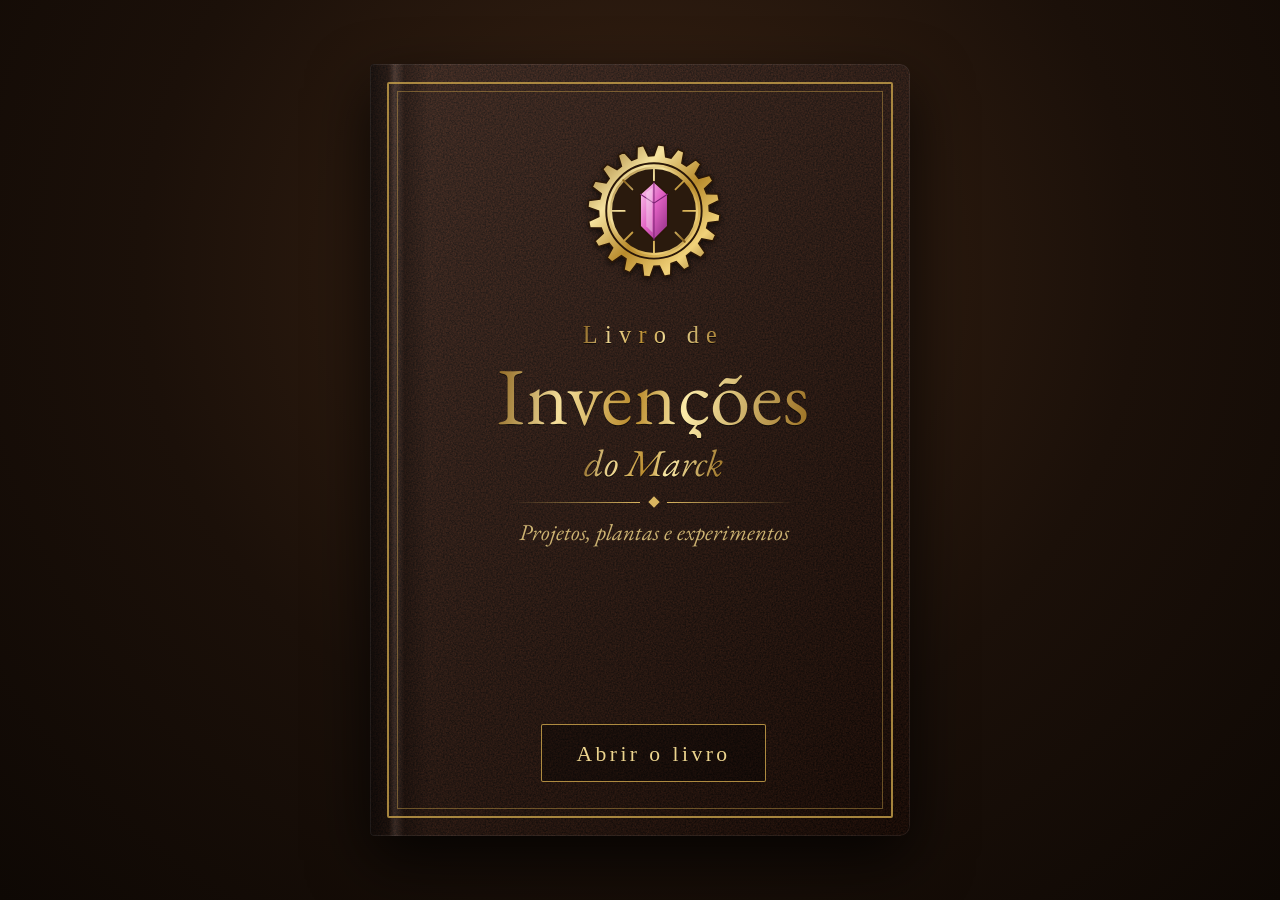
<file: livro/index.html>
<!doctype html>
<html lang="pt-BR">
<head>
<meta charset="utf-8">
<meta name="viewport" content="width=device-width, initial-scale=1, viewport-fit=cover">
<meta name="robots" content="noindex, nofollow">
<meta name="theme-color" content="#1f130a">
<title>Livro de Invenções do Marck</title>
<link rel="preconnect" href="https://fonts.googleapis.com">
<link rel="preconnect" href="https://fonts.gstatic.com" crossorigin>
<link href="https://fonts.googleapis.com/css2?family=EB+Garamond:ital,wght@0,400;0,500;0,600;1,400;1,500&amp;family=IM+Fell+English:ital@0;1&amp;family=IM+Fell+English+SC&amp;display=swap" rel="stylesheet">
<link rel="stylesheet" href="livro.css?v=8">
<script>document.documentElement.classList.add('js')</script>
</head>
<body>
<svg class="svg-defs" width="0" height="0" aria-hidden="true" focusable="false"><filter id="tinta-carimbo" x="-4%" y="-6%" width="108%" height="112%"><feTurbulence type="fractalNoise" baseFrequency="0.55" numOctaves="2" seed="4" result="ruido"/><feDisplacementMap in="SourceGraphic" in2="ruido" scale="1.1" xChannelSelector="R" yChannelSelector="G" result="tremido"/><feTurbulence type="fractalNoise" baseFrequency="0.75" numOctaves="2" seed="9" result="manchas"/><feColorMatrix in="manchas" type="matrix" values="0 0 0 0 0  0 0 0 0 0  0 0 0 0 0  -14 0 0 0 10.9" result="falhas"/><feComposite in="tremido" in2="falhas" operator="in"/></filter></svg>
<div class="livro" id="livro" data-estado="capa">
<div class="capa" id="capa" role="button" tabindex="0" aria-label="Abrir o livro"><div class="capa-moldura" aria-hidden="true"></div><div class="capa-conteudo"><svg class="emblema" viewBox="0 0 200 200" aria-hidden="true" focusable="false"><defs><linearGradient id="ouroG" x1="0" y1="0" x2="1" y2="1"><stop offset="0" stop-color="#8a6118"/><stop offset=".3" stop-color="#f6e3a0"/><stop offset=".55" stop-color="#b88a2b"/><stop offset=".78" stop-color="#f1d27a"/><stop offset="1" stop-color="#7a5414"/></linearGradient><linearGradient id="cristalG" x1="0" y1="0" x2="1" y2="1"><stop offset="0" stop-color="#ffd1f1"/><stop offset=".5" stop-color="#e060c2"/><stop offset="1" stop-color="#8a2a80"/></linearGradient></defs><polygon points="172.0,100.0 185.9,104.9 184.9,113.5 170.4,115.3 168.5,122.2 180.2,131.2 176.6,139.0 162.2,136.3 158.2,142.3 166.6,154.4 160.8,160.8 148.0,153.7 142.3,158.2 146.5,172.3 139.0,176.6 129.0,165.9 122.2,168.5 121.9,183.2 113.5,184.9 107.2,171.6 100.0,172.0 95.1,185.9 86.5,184.9 84.7,170.4 77.8,168.5 68.8,180.2 61.0,176.6 63.7,162.2 57.7,158.2 45.6,166.6 39.2,160.8 46.3,148.0 41.8,142.3 27.7,146.5 23.4,139.0 34.1,129.0 31.5,122.2 16.8,121.9 15.1,113.5 28.4,107.2 28.0,100.0 14.1,95.1 15.1,86.5 29.6,84.7 31.5,77.8 19.8,68.8 23.4,61.0 37.8,63.7 41.8,57.7 33.4,45.6 39.2,39.2 52.0,46.3 57.7,41.8 53.5,27.7 61.0,23.4 71.0,34.1 77.8,31.5 78.1,16.8 86.5,15.1 92.8,28.4 100.0,28.0 104.9,14.1 113.5,15.1 115.3,29.6 122.2,31.5 131.2,19.8 139.0,23.4 136.3,37.8 142.3,41.8 154.4,33.4 160.8,39.2 153.7,52.0 158.2,57.7 172.3,53.5 176.6,61.0 165.9,71.0 168.5,77.8 183.2,78.1 184.9,86.5 171.6,92.8" fill="url(#ouroG)" stroke="#2a1708" stroke-width="2"/><circle cx="100" cy="100" r="62" fill="none" stroke="#2a1708" stroke-width="2.5"/><circle cx="100" cy="100" r="56" fill="#2a1a0d" stroke="url(#ouroG)" stroke-width="3"/><g stroke="url(#ouroG)" stroke-width="2.4" fill="none" stroke-linecap="round"><path d="M100 44 L100 62 M100 138 L100 156 M44 100 L62 100 M138 100 L156 100"/><path d="M60 60 L72 72 M128 128 L140 140 M140 60 L128 72 M72 128 L60 140"/></g><polygon points="100,62 118,78 118,120 100,138 82,120 82,78" fill="url(#cristalG)" stroke="#2a1708" stroke-width="2.2" stroke-linejoin="round"/><path d="M100 62 L100 138 M82 78 L100 90 L118 78" stroke="#7a1f72" stroke-width="1.3" fill="none"/><polygon points="90,76 98,70 98,128 90,120" fill="#fff" opacity=".35"/></svg><p class="capa-pre ouro">Livro de</p><h1 class="capa-titulo ouro">Invenções</h1><p class="capa-do ouro">do Marck</p><div class="orn ouro" aria-hidden="true"><i></i></div><p class="capa-leg">Projetos, plantas e experimentos</p><button type="button" class="capa-abrir" data-acao="abrir">Abrir o livro</button><button type="button" class="capa-continuar" data-acao="continuar" hidden>Continuar de onde parou</button></div></div>
<div class="miolo" id="miolo">
<div class="janela" id="janela"><div class="trilho" id="trilho">
<section class="cap frente" id="cap-rosto" data-tipo="frente" data-titulo="Folha de rosto"><div class="fluxo"><div class="rosto"><p class="rosto-pre">Livro de</p><h1 class="rosto-titulo">Invenções</h1><p class="rosto-do">do Marck</p><div class="orn" aria-hidden="true"><i></i></div><p class="rosto-leg">Projetos, plantas e experimentos</p><p class="rosto-vol">Volume I</p></div></div></section><section class="cap frente" id="cap-como" data-tipo="frente" data-titulo="Antes de ler"><div class="fluxo"><div class="como"><h2 class="como-tit">Antes de ler</h2><div class="orn" aria-hidden="true"><i></i></div><p class="corpo">Vire a página arrastando de lado, pelas setas ou pelas teclas do teclado. O <strong>Índice</strong> leva a qualquer projeto. A fita vermelha marca a página onde você parou.</p><p class="corpo">As plantas aparecem como <strong>pranchas</strong> coladas nas páginas. Toque numa prancha pra abrir inteira.</p><p class="como-selo"><span class="carimbo aprovado">Aprovado pelo mestre</span></p><p class="corpo">O mestre já aprovou o projeto.</p><p class="como-selo"><span class="carimbo">Pendente de aprovação do mestre</span></p><p class="corpo">O mestre ainda não aprovou o projeto.</p><p class="corpo">Alcances, pesos, pressões e danos são propostas do Marck. Quem decide os números é o mestre.</p></div></div></section><section class="cap indice" id="cap-indice" data-tipo="indice" data-titulo="Índice"><div class="fluxo"><nav class="indice" aria-label="Índice"><h2 class="ind-tit">Índice</h2><div class="orn" aria-hidden="true"><i></i></div><p class="ind-parte"><span>Parte I</span> Giftklaue</p><ol class="ind-lista"><li><a href="#cap-01" data-cap="cap-01"><span class="ind-n">01</span><span class="ind-nome">Giftklaue<small>Garra Venenosa</small></span><span class="ind-fio" aria-hidden="true"></span><span class="ind-sel ok" role="img" aria-label="Aprovado pelo mestre"></span><span class="pg-num">000</span></a></li><li><a href="#cap-08" data-cap="cap-08"><span class="ind-n">08</span><span class="ind-nome">Manopla hidráulica<small>Giftklaue II</small></span><span class="ind-fio" aria-hidden="true"></span><span class="ind-sel ok" role="img" aria-label="Aprovado pelo mestre"></span><span class="pg-num">000</span></a></li><li><a href="#cap-12" data-cap="cap-12"><span class="ind-n">12</span><span class="ind-nome">Giftklaue III<small>manopla leve, com ataque duplo</small></span><span class="ind-fio" aria-hidden="true"></span><span class="ind-sel pend" role="img" aria-label="Pendente de aprovação do mestre"></span><span class="pg-num">000</span></a></li><li><a href="#cap-16" data-cap="cap-16"><span class="ind-n">16</span><span class="ind-nome">Luva de módulos<small>trilho na palma com módulos trocáveis</small></span><span class="ind-fio" aria-hidden="true"></span><span class="ind-sel pend" role="img" aria-label="Pendente de aprovação do mestre"></span><span class="pg-num">000</span></a></li></ol><p class="ind-parte"><span>Parte II</span> Venenos</p><ol class="ind-lista"><li><a href="#cap-02" data-cap="cap-02"><span class="ind-n">02</span><span class="ind-nome">Ruína</span><span class="ind-fio" aria-hidden="true"></span><span class="ind-sel ok" role="img" aria-label="Aprovado pelo mestre"></span><span class="pg-num">000</span></a></li><li><a href="#cap-03" data-cap="cap-03"><span class="ind-n">03</span><span class="ind-nome">Veneno de luta<small>nome a definir</small></span><span class="ind-fio" aria-hidden="true"></span><span class="ind-sel ok" role="img" aria-label="Aprovado pelo mestre"></span><span class="pg-num">000</span></a></li><li><a href="#cap-14" data-cap="cap-14"><span class="ind-n">14</span><span class="ind-nome">Ampola injetora<small>tubo de veneno trocável, em três versões</small></span><span class="ind-fio" aria-hidden="true"></span><span class="ind-sel pend" role="img" aria-label="Pendente de aprovação do mestre"></span><span class="pg-num">000</span></a></li></ol><p class="ind-parte"><span>Parte III</span> Equipamento de campo</p><ol class="ind-lista"><li><a href="#cap-07" data-cap="cap-07"><span class="ind-n">07</span><span class="ind-nome">Bomba de fumaça<small>pra despistar e fugir</small></span><span class="ind-fio" aria-hidden="true"></span><span class="ind-sel ok" role="img" aria-label="Aprovado pelo mestre"></span><span class="pg-num">000</span></a></li><li><a href="#cap-09" data-cap="cap-09"><span class="ind-n">09</span><span class="ind-nome">Mochila alquímica<small>kit de campo</small></span><span class="ind-fio" aria-hidden="true"></span><span class="ind-sel pend" role="img" aria-label="Pendente de aprovação do mestre"></span><span class="pg-num">000</span></a></li><li><a href="#cap-11" data-cap="cap-11"><span class="ind-n">11</span><span class="ind-nome">Bota de agilidade<small>Federschritt, nome a definir</small></span><span class="ind-fio" aria-hidden="true"></span><span class="ind-sel pend" role="img" aria-label="Pendente de aprovação do mestre"></span><span class="pg-num">000</span></a></li><li><a href="#cap-15" data-cap="cap-15"><span class="ind-n">15</span><span class="ind-nome">Tesoura de choque<small>pinça de latão com choque elétrico</small></span><span class="ind-fio" aria-hidden="true"></span><span class="ind-sel pend" role="img" aria-label="Pendente de aprovação do mestre"></span><span class="pg-num">000</span></a></li><li><a href="#cap-17" data-cap="cap-17"><span class="ind-n">17</span><span class="ind-nome">Familiar mecânico<small>sapo de cobre que espia e leva recado</small></span><span class="ind-fio" aria-hidden="true"></span><span class="ind-sel pend" role="img" aria-label="Pendente de aprovação do mestre"></span><span class="pg-num">000</span></a></li><li><a href="#cap-18" data-cap="cap-18"><span class="ind-n">18</span><span class="ind-nome">Gancho de arremesso<small>lançador de ar comprimido com gancho e carretel</small></span><span class="ind-fio" aria-hidden="true"></span><span class="ind-sel pend" role="img" aria-label="Pendente de aprovação do mestre"></span><span class="pg-num">000</span></a></li><li><a href="#cap-19" data-cap="cap-19"><span class="ind-n">19</span><span class="ind-nome">Rifle de pressão de latão<small>rifle de ar comprimido feito de sucata</small></span><span class="ind-fio" aria-hidden="true"></span><span class="ind-sel pend" role="img" aria-label="Pendente de aprovação do mestre"></span><span class="pg-num">000</span></a></li><li><a href="#cap-20" data-cap="cap-20"><span class="ind-n">20</span><span class="ind-nome">Mochila de braços<small>armação com quatro braços hidráulicos</small></span><span class="ind-fio" aria-hidden="true"></span><span class="ind-sel pend" role="img" aria-label="Pendente de aprovação do mestre"></span><span class="pg-num">000</span></a></li></ol><p class="ind-parte"><span>Parte IV</span> Som e comunicação</p><ol class="ind-lista"><li><a href="#cap-04" data-cap="cap-04"><span class="ind-n">04</span><span class="ind-nome">Rádio de frequências<small>nome a definir</small></span><span class="ind-fio" aria-hidden="true"></span><span class="ind-sel ok" role="img" aria-label="Aprovado pelo mestre"></span><span class="pg-num">000</span></a></li><li><a href="#cap-05" data-cap="cap-05"><span class="ind-n">05</span><span class="ind-nome">Donnerstimme<small>Voz de Trovão</small></span><span class="ind-fio" aria-hidden="true"></span><span class="ind-sel ok" role="img" aria-label="Aprovado pelo mestre"></span><span class="pg-num">000</span></a></li><li><a href="#cap-06" data-cap="cap-06"><span class="ind-n">06</span><span class="ind-nome">Fiação<small>parte da Donnerstimme</small></span><span class="ind-fio" aria-hidden="true"></span><span class="ind-sel ok" role="img" aria-label="Aprovado pelo mestre"></span><span class="pg-num">000</span></a></li></ol><p class="ind-parte"><span>Parte V</span> Energia</p><ol class="ind-lista"><li><a href="#cap-13" data-cap="cap-13"><span class="ind-n">13</span><span class="ind-nome">Cristal e fiação<small>bateria portátil e fiação de porcelana</small></span><span class="ind-fio" aria-hidden="true"></span><span class="ind-sel pend" role="img" aria-label="Pendente de aprovação do mestre"></span><span class="pg-num">000</span></a></li></ol><p class="ind-parte"><span>Parte VI</span> Casa e oficina</p><ol class="ind-lista"><li><a href="#cap-10" data-cap="cap-10"><span class="ind-n">10</span><span class="ind-nome">Laboratório<small>no porão da mansão</small></span><span class="ind-fio" aria-hidden="true"></span><span class="ind-sel ok" role="img" aria-label="Aprovado pelo mestre"></span><span class="pg-num">000</span></a></li></ol><p class="ind-leg"><span class="ind-sel ok"></span> aprovado pelo mestre <span class="ind-sel pend"></span> pendente</p><p class="ind-acoes"><button type="button" class="btn-livro" data-acao="capa">Fechar o livro</button> <button type="button" class="btn-livro" data-acao="rolagem">Ler rolando</button></p></nav></div></section>
<section class="cap parte" id="parte-1" data-tipo="parte" data-titulo="Parte I · Giftklaue"><div class="fluxo"><div class="parte-capa"><p class="parte-n">Parte I</p><div class="orn" aria-hidden="true"><i></i></div><h2 class="parte-nome">Giftklaue</h2><p class="parte-desc">A luva de garras e as versões dela.</p></div></div></section>
<section class="cap capitulo" id="cap-01" data-tipo="capitulo" data-n="01" data-titulo="Giftklaue"><div class="fluxo">
<header class="cap-cab"><p class="cap-n">Projeto 01</p><h2 class="cap-nome">Giftklaue</h2><p class="cap-sub">Garra Venenosa</p><div class="orn" aria-hidden="true"><i></i></div><p class="cap-meta"><span class="estado est-prototipo">Protótipo</span><span class="sep" aria-hidden="true"> · </span><time datetime="2026-10-23">Criado em 23/10/2026</time></p><p class="selo"><span class="carimbo aprovado">Aprovado pelo mestre</span></p></header>
<div class="proj-ficha">
<p><span class="rot">T.O Categoria:</span> a definir</p>
<p class="classe">PROJETO BÉLICO.</p>
</div>
<p class="corpo inicial">Em repouso, a Giftklaue é uma luva de couro escuro, simples, sem nada que chame atenção além de um punho um pouco mais grosso que o normal. Quem olha vê só a luva de um cientista. Ao acionar o mecanismo do punho, placas de aço leve e bronze deslizam pra fora do antebraço, cobrem a mão e o braço, e a luva vira uma manopla blindada, com garras ocas de aço saindo das pontas dos dedos. Tudo acontece num movimento só: uma mola de lâmina empurra as placas e um trinco no punho solta tudo de uma vez. O contrário também vale: as placas recolhem e o usuário volta a parecer inofensivo.</p>
<p class="corpo">Pelo antebraço correm tubos de vidro grosso, escolhidos porque o vidro aguenta o veneno que o metal não aguenta. Cada golpe das garras injeta o conteúdo no alvo, como a presa de uma cobra. O protótipo atual carrega um veneno de luta, que deixa o corpo dormente e derruba os atributos físicos.</p>
<p class="corpo curto">O protótipo ainda não está pronto. O Marck trabalha em quatro melhorias:</p>
<ul class="pontos">
<li><strong>Hidráulica:</strong> pistões nos dedos e no antebraço pra dar à manopla a força que ele não tem. A força vem da manopla, não do corpo.</li>
<li><strong>Dardos:</strong> agulhas de veneno que saltam dos dedos e acertam à distância, cada uma com uma dose selada.</li>
<li><strong>Tubos melhores:</strong> mais resistentes e com mais controle da dose.</li>
<li><strong>Arsênio:</strong> ainda não pode ser carregado, porque o arsênio corrói o metal. Resolver isso é o que separa o protótipo da Ruína.</li>
</ul>
<p class="rotulo">Soluções em estudo:</p>
<ul class="pontos">
<li>Nada de metal encostando no composto: tubos e válvulas de vidro e porcelana, vedações de cera ou borracha e pontas das garras banhadas a ouro.</li>
<li>Ampolas seladas e trocáveis, que só quebram quando a garra perfura. Os dardos seguem a mesma ideia: cada um é uma ampola com agulha, descartável.</li>
<li>Dois compartimentos: o arsênio num tubo e a fórmula da doutora em outro, que só se misturam na ponta da garra, no momento do golpe.</li>
<li>Um disco regulador no punho muda a proporção da mistura. O catalisador arcano entraria depois nesse mesmo sistema.</li>
<li>O tubo da fórmula sozinho cura, então a mesma manopla poderia salvar um aliado.</li>
</ul>
<figure class="prancha"><a class="prancha-abrir" href="../img/planta-01-giftklaue.webp" target="_blank" rel="noopener" data-titulo="Planta desenhada do Projeto 01, Giftklaue (Garra Venenosa)"><img src="mini/planta-01-giftklaue.webp" width="760" height="520" loading="lazy" decoding="async" alt="Planta desenhada do Projeto 01, Giftklaue (Garra Venenosa)"></a><figcaption>Planta do projeto. <span class="dica">Toque pra abrir a prancha.</span></figcaption></figure>
<p class="pendente">Números, bônus e quantidades pendentes de aprovação do mestre.</p>
</div></section>
<section class="cap capitulo" id="cap-08" data-tipo="capitulo" data-n="08" data-titulo="Manopla hidráulica"><div class="fluxo">
<header class="cap-cab"><p class="cap-n">Projeto 08</p><h2 class="cap-nome">Manopla hidráulica</h2><p class="cap-sub">Giftklaue II</p><div class="orn" aria-hidden="true"><i></i></div><p class="cap-meta"><span class="estado est-uso">Em uso</span><span class="sep" aria-hidden="true"> · </span><time datetime="2026-10-31">Criado em 31/10/2026</time></p><p class="selo"><span class="carimbo aprovado">Aprovado pelo mestre</span></p></header>
<p class="nota">A hidráulica da Giftklaue, pronta e aprovada pelo mestre. É uma das quatro melhorias do <a class="ir" data-cap="cap-01" href="#cap-01">Projeto 01</a></p>
<p class="corpo inicial">A manopla pesa 12 kg. Ativar custa 1 ação e 5 de energia, porque o Marck é fraco fisicamente e o peso cobra dele.</p>
<p class="corpo">Na manopla hidráulica os dedos fecham pela pressão do óleo, não pela força do braço. A força vem da manopla, não do corpo.</p>
<p class="corpo">Fechar o punho aperta uma bomba, que empurra o óleo pra um acumulador de mola. O acumulador guarda a pressão. Quando o gatilho abre a válvula, a mola solta o óleo de uma vez e ele empurra os cilindros, um por dedo, ligados por tubos de cobre. Um manômetro de latão mostra a pressão, sem eletricidade.</p>
<p class="corpo">Força é pressão vezes área, e o óleo leva a mesma pressão pra todo cilindro. A manopla ganha em força e perde em curso: os dedos fecham devagar, mas firmes.</p>
<p class="rotulo">De onde veio a ideia</p>
<p class="corpo">Walter é um protótipo antigo de robô autoconsciente, e a mão dele segura 4 toneladas de força. O Marck estudou esse sistema hidráulico e adaptou pra uma luva. Quanto a manopla chega perto disso, o mestre decide.</p>
<figure class="prancha"><a class="prancha-abrir" href="../img/planta-08a-manopla-visao-geral.webp" target="_blank" rel="noopener" data-titulo="Planta desenhada do Projeto 08, Manopla hidráulica: visão geral, como o aperto vira força e as peças"><img src="mini/planta-08a-manopla-visao-geral.webp" width="760" height="520" loading="lazy" decoding="async" alt="Planta desenhada do Projeto 08, Manopla hidráulica: visão geral, como o aperto vira força e as peças"></a><figcaption>Visão geral da manopla. <span class="dica">Toque pra abrir a prancha.</span></figcaption></figure>
<p class="rotulo">O circuito do óleo</p>
<p class="corpo">O óleo sai do reservatório, que tem um visor de vidro pra ver o nível, passa pela bomba do punho, pelo acumulador e pela válvula do gatilho, chega aos cilindros e volta. Válvulas de retenção fazem o óleo andar num sentido só. Se a pressão passa do limite, a válvula de alívio deixa o óleo escapar de volta pro reservatório, como numa caldeira.</p>
<figure class="prancha"><a class="prancha-abrir" href="../img/planta-08b-sistema-hidraulico.webp" target="_blank" rel="noopener" data-titulo="Planta desenhada do Projeto 08, Sistema hidráulico: o circuito do óleo, o princípio de Pascal e a bomba e o acumulador em corte"><img src="mini/planta-08b-sistema-hidraulico.webp" width="760" height="520" loading="lazy" decoding="async" alt="Planta desenhada do Projeto 08, Sistema hidráulico: o circuito do óleo, o princípio de Pascal e a bomba e o acumulador em corte"></a><figcaption>O circuito do óleo e a bomba e o acumulador por dentro. <span class="dica">Toque pra abrir a prancha.</span></figcaption></figure>
<p class="rotulo">Os tubos de veneno</p>
<p class="corpo">O óleo empurra um êmbolo flutuante, e o êmbolo empurra o veneno. O óleo nunca encosta no veneno, e a face do êmbolo que toca o veneno é banhada a ouro. O tubo é de vidro grosso de laboratório, com trava de baioneta de bronze por fora, selo de cera, bico de porcelana com ponta banhada a ouro e um anel de cor que diz qual veneno está dentro.</p>
<p class="corpo">Pra trocar, gira o anel um quarto de volta, puxa o tubo e encaixa outro. Os tubos de reserva ficam na <a class="ir" data-cap="cap-09" href="#cap-09">mochila alquímica (Projeto 09)</a>. No golpe, a garra perfura o alvo, a válvula abre na ponta e a dose sai por um canal de vidro dentro da garra.</p>
<p class="corpo">Só vidro, cera, porcelana e ouro tocam o veneno, com o bronze e o aço por fora. O arsênio da <a class="ir" data-cap="cap-02" href="#cap-02">Ruína (Projeto 02)</a> corrói metal, e o tubo já nasce preparado.</p>
<figure class="prancha"><a class="prancha-abrir" href="../img/planta-08c-tubos-de-veneno.webp" target="_blank" rel="noopener" data-titulo="Planta desenhada do Projeto 08, Tubos de veneno: o tubo em corte, a troca no antebraço, o golpe passo a passo e o que encosta no veneno"><img src="mini/planta-08c-tubos-de-veneno.webp" width="760" height="520" loading="lazy" decoding="async" alt="Planta desenhada do Projeto 08, Tubos de veneno: o tubo em corte, a troca no antebraço, o golpe passo a passo e o que encosta no veneno"></a><figcaption>O tubo em corte, a troca e o golpe. <span class="dica">Toque pra abrir a prancha.</span></figcaption></figure>
<p class="rotulo">Limites</p>
<ul class="pontos">
<li>Mais força, menos curso: nada de dedo rápido.</li>
<li>A força volta pela armação até o cotovelo e o ombro. Sem apoio firme, o braço não segura.</li>
<li>Vazou óleo, entrou ar ou o couro da vedação secou: a manopla perde a força.</li>
<li>O vidro do tubo decide a pressão: vidro grosso aguenta só uns 6 a 10 bar, então a força vem de cilindros largos, e não de pressão alta.</li>
<li>O canal de vidro dentro da garra pode trincar se o golpe bater duro demais.</li>
</ul>
<p class="rotulo">Em estudo e em aberto</p>
<ul class="pontos">
<li>Disco regulador no punho, que muda a proporção da mistura.</li>
<li>Dois tubos que só se misturam na ponta da garra, pro arsênio da Ruína.</li>
<li>O tubo da fórmula sozinho cura, e poderia salvar um aliado.</li>
<li>O veneno de cascavel pode encher um tubo, a decidir.</li>
</ul>
<p class="pendente">Quanto levanta, segura ou quebra, a pressão e o limite, quanto veneno cabe em cada tubo e quantos tubos: a definir com o mestre.</p>
</div></section>
<section class="cap capitulo" id="cap-12" data-tipo="capitulo" data-n="12" data-titulo="Giftklaue III"><div class="fluxo">
<header class="cap-cab"><p class="cap-n">Projeto 12</p><h2 class="cap-nome">Giftklaue III</h2><p class="cap-sub">manopla leve, com ataque duplo</p><div class="orn" aria-hidden="true"><i></i></div><p class="cap-meta"><span class="estado est-andamento">Em andamento</span><span class="sep" aria-hidden="true"> · </span><time datetime="2026-10-31">Criado em 31/10/2026</time></p><p class="selo"><span class="carimbo">Pendente de aprovação do mestre</span></p></header>
<p class="nota">A terceira versão da manopla. A <a class="ir" data-cap="cap-08" href="#cap-08">Giftklaue II</a> está pronta e aprovada, mas pesa 12 kg e ativar custa 1 ação e 5 de energia. A III nasce pra pesar menos e pra bater duas vezes.</p>
<p class="corpo inicial">São três mudanças. A armação vira duralumínio, uma liga de alumínio e cobre descoberta pelo alemão Alfred Wilm em 1903, com uns 1/3 do peso do aço. O aço fica só nas peças que seguram pressão. O peso sai do braço do Marck e vai pro quadril, por um arnês de cintura. E a cotoveleira ganha um engate rápido: a luva solta do braço e cabe no estojo ou na mochila.</p>
<p class="rotulo">O ataque duplo</p>
<p class="corpo">O gatilho tem dois estágios. Puxado até o meio, dá um golpe só. Puxado até o fim, a luva golpeia, a mola reabre as garras e um relógio de relojoeiro (barrilete, came, escape de alavanca e balancim) conta um tic. Um segundo acumulador, menor, dá o segundo golpe. O Marck golpeia uma vez com o braço e a luva faz o outro sozinha. A bomba do punho dá corda no relógio, aos poucos.</p>
<p class="rotulo">O que muda da II pra III</p>
<ul class="pontos">
<li><strong>Peso:</strong> a II tem 12 kg, a III vem bem mais leve. Quanto cai, o mestre decide.</li>
<li><strong>Armação:</strong> de aço e couro pra duralumínio vazado.</li>
<li><strong>Carga:</strong> de tudo no braço pra um arnês de cintura.</li>
<li><strong>Ativar:</strong> a II custa 1 ação e 5 de energia. Na III o mestre decide, já que a luva pesa menos e o Marck está mais forte.</li>
<li><strong>Golpes:</strong> de 1 por ação pra 1 ou 2 por ação.</li>
<li><strong>Transporte:</strong> engate rápido, a luva desmonta.</li>
</ul>
<p class="corpo">O Marck também melhora: está treinando e comendo melhor. A luva ajuda, mas o corpo dele conta cada vez mais.</p>
<figure class="prancha"><a class="prancha-abrir" href="../img/planta-12-giftklaue-iii.webp" target="_blank" rel="noopener" data-titulo="Planta desenhada do Projeto 12, Giftklaue III: vista de cima, o que muda da II, o relógio do ataque duplo e as peças"><img src="mini/planta-12-giftklaue-iii.webp" width="760" height="520" loading="lazy" decoding="async" alt="Planta desenhada do Projeto 12, Giftklaue III: vista de cima, o que muda da II, o relógio do ataque duplo e as peças"></a><figcaption>Planta do projeto. <span class="dica">Toque pra abrir a prancha.</span></figcaption></figure>
<p class="rotulo">Limites</p>
<ul class="pontos">
<li>O segundo golpe sai de um acumulador menor, então pode ser mais fraco.</li>
<li>O golpe duplo gasta o dobro de óleo e esvazia os dois acumuladores. Entre um e outro, tem que bombear e dar corda de novo.</li>
<li>O relógio emperra com sujeira e umidade.</li>
<li>O duralumínio amassa e dobra mais fácil que o aço.</li>
<li>O aço dos cilindros, o óleo e os acumuladores continuam pesando: o duralumínio só alivia a armação.</li>
<li>Duralumínio não se solda (perde a dureza no calor), então as peças são rebitadas. Onde encosta em cobre ou latão ele corrói, e por isso leva verniz ou um calço de couro.</li>
</ul>
<p class="pendente">Peso final, custo de ação e energia e dano do segundo golpe: a definir com o mestre.</p>
</div></section>
<section class="cap capitulo" id="cap-16" data-tipo="capitulo" data-n="16" data-titulo="Luva de módulos"><div class="fluxo">
<header class="cap-cab"><p class="cap-n">Projeto 16</p><h2 class="cap-nome">Luva de módulos</h2><p class="cap-sub">trilho na palma com módulos trocáveis</p><div class="orn" aria-hidden="true"><i></i></div><p class="cap-meta"><span class="estado est-andamento">Em andamento</span><span class="sep" aria-hidden="true"> · </span><time datetime="2026-10-31">Criado em 31/10/2026</time></p><p class="selo"><span class="carimbo">Pendente de aprovação do mestre</span></p></header>
<p class="nota">Base pra ampola (<a class="ir" data-cap="cap-14" href="#cap-14">Projeto 14</a>), o choque (<a class="ir" data-cap="cap-15" href="#cap-15">Projeto 15</a>) e uma ferramenta. Pode virar a base da <a class="ir" data-cap="cap-12" href="#cap-12">Giftklaue III (Projeto 12)</a>, a decidir com o mestre.</p>
<p class="corpo inicial">Uma luva de couro com um trilho de aço na palma. Os módulos deslizam pelo trilho, chegam à ponta e viram pra frente da mão em volta de um pivô de latão. Cada módulo tem o mesmo pé, em cauda de andorinha, com uma trava de mola e dois contatos que pegam a carga do cristal no punho. A luva aceita ampola, choque e uma pinça com gazua pra trabalho.</p>
<p class="corpo">Os dedos ficam livres. O módulo fica na frente da mão, não no lugar dela. A energia vem do cristal por um cordão de contas de porcelana até uma tira de contatos de latão debaixo do trilho. Só o choque e a trava elétrica usam carga, e a ampola e a pinça são mecânicas.</p>
<p class="rotulo">Problema na construção</p>
<p class="corpo">O trilho precisa ser reto: um desvio emperra o módulo, e o pino de mola gasta rápido. O mestre decide como jogar esse problema.</p>
<figure class="prancha"><a class="prancha-abrir" href="../img/planta-16-luva-de-modulos.webp" target="_blank" rel="noopener" data-titulo="Planta desenhada do Projeto 16, Luva de módulos: o trilho na palma com três módulos, o encaixe de cada um e o caminho da escolha ao golpe"><img src="mini/planta-16-luva-de-modulos.webp" width="760" height="520" loading="lazy" decoding="async" alt="Planta desenhada do Projeto 16, Luva de módulos: o trilho na palma com três módulos, o encaixe de cada um e o caminho da escolha ao golpe"></a><figcaption>Planta do projeto. <span class="dica">Toque pra abrir a prancha.</span></figcaption></figure>
<p class="rotulo">Limites</p>
<ul class="pontos">
<li>Trilho torto ou sujo: o módulo emperra e o Marck perde tempo no meio da luta.</li>
<li>Pino de mola gasto: o contato falha e o choque não sai.</li>
<li>A luva só tem um trilho. Um módulo armado por vez.</li>
<li>O pivô é uma peça só. Se quebra, o módulo fica solto.</li>
</ul>
<p class="pendente">Custo da troca em ação, peso exato dos módulos e se entra na Giftklaue III: a definir com o mestre.</p>
</div></section>
<section class="cap parte" id="parte-2" data-tipo="parte" data-titulo="Parte II · Venenos"><div class="fluxo"><div class="parte-capa"><p class="parte-n">Parte II</p><div class="orn" aria-hidden="true"><i></i></div><h2 class="parte-nome">Venenos</h2><p class="parte-desc">O que corre pelos tubos.</p></div></div></section>
<section class="cap capitulo" id="cap-02" data-tipo="capitulo" data-n="02" data-titulo="Ruína"><div class="fluxo">
<header class="cap-cab"><p class="cap-n">Projeto 02</p><h2 class="cap-nome">Ruína</h2><div class="orn" aria-hidden="true"><i></i></div><p class="cap-meta"><span class="estado est-andamento">Em andamento</span><span class="sep" aria-hidden="true"> · </span><time datetime="2026-10-20">Criado em 20/10/2026</time></p><p class="selo"><span class="carimbo aprovado">Aprovado pelo mestre</span></p></header>
<p class="nota">Experimento do Marck, em andamento</p>
<p class="corpo inicial">Os outros viam um remédio. Marck viu uma ferramenta.</p>
<p class="corpo">A droga da doutora estava na enfermaria da base, e ele passava por lá mais do que precisava. Não era pelos doentes. Era pra ouvir. Quando o remédio entrava, as células do paciente recebiam a ordem de se refazer numa velocidade que nenhum corpo foi feito pra suportar, e o homem na maca gritava como se o costurassem por dentro com agulha em brasa. As enfermeiras desviavam o olhar. Marck abria o caderno e anotava o tempo entre um grito e outro.</p>
<p class="corpo">Todos ali queriam que a dor parasse. Ele queria saber por que ela existia. E quanto mais perguntava, mais uma ideia se fechava na cabeça dele, limpa e fria: a fórmula não curava ninguém. Ela só empurrava a vida da célula pra frente, mais rápido do que a célula aguentava. A cura era um efeito colateral de uma força que ele podia apontar pro outro lado.</p>
<p class="corpo">O arsênio já fazia metade do trabalho. Ele não rasga nem queima por fora. Entra quieto e apaga a energia da célula por dentro. Agora imagine essa célula, sem fôlego, recebendo a ordem de se reconstruir sem parar. Marck imaginou, e riu sozinho na bancada, às três da manhã, com a mão tremendo de empolgação. Não lembrava da última vez que tinha comido.</p>
<p class="corpo">Ele sabia o que aquilo era. Conhecimento era a única coisa que ele não conseguia largar. Projeto, projeto, projeto. Cada resposta abria duas perguntas, e ele precisava da próxima como outros homens precisam da próxima dose. Se alguém dissesse que ele estava viciado, concordaria sem vergonha nenhuma.</p>
<p class="corpo">O resultado, no papel dele, é uma morte que começa pequena. A pele em volta do corte fica cinza e cede. O corpo enfraquece, o osso perde a firmeza, e por fim a medula, onde o sangue nasce, para de responder. Cada célula que cai solta o próprio veneno sobre as vizinhas. Não precisa de segunda dose. A ruína anda sozinha.</p>
<p class="corpo">Ele tentou levar aquilo pro ar, um gás pras trincheiras. No ar, o composto se desmanchava antes de chegar a alguém, e Marck passou duas noites sem falar com ninguém, furioso com um problema que se recusava a obedecer. Foi quando olhou pras garras das manoplas e entendeu que a resposta sempre esteve ali: levar o veneno direto à carne, sem dar tempo dele se perder.</p>
<p class="corpo">Alguém poderia perguntar quantos teriam que cair até ele aprender o que queria. Marck nunca fez essa conta. Não por descuido. O número simplesmente não mudava a resposta.</p>
<p class="corpo">Restam três coisas que ele ainda anota: o arsênio corrói os tubos, então o composto não pode esperar guardado por muito tempo; o efeito completo leva dias; e a velocidade que ele quer só vem com um catalisador arcano que ele ainda não domina. Antídoto não existe, e não é a prioridade dele.</p>
<p class="corpo">Tem um limite que não depende dele: arsênio deixa rastro. Um médico que conheça o teste de Marsh (de 1836) acha o arsênio no corpo, mesmo dias depois.</p>
<p class="corpo">Na última página do caderno, com a letra apertada de quem não dorme, tem uma única frase sublinhada duas vezes: falta pouco.</p>
<figure class="prancha"><a class="prancha-abrir" href="pranchas/planta-02-ruina.webp" target="_blank" rel="noopener" data-titulo="Planta desenhada do Projeto 02, Ruína"><img src="mini/planta-02-ruina.webp" width="760" height="520" loading="lazy" decoding="async" alt="Planta desenhada do Projeto 02, Ruína"></a><figcaption>Planta do projeto. <span class="dica">Toque pra abrir a prancha.</span></figcaption></figure>
<p class="pendente">Efeitos e tempos pendentes de aprovação do mestre</p>
</div></section>
<section class="cap capitulo" id="cap-03" data-tipo="capitulo" data-n="03" data-titulo="Veneno de luta"><div class="fluxo">
<header class="cap-cab"><p class="cap-n">Projeto 03</p><h2 class="cap-nome">Veneno de luta</h2><p class="cap-sub">nome a definir</p><div class="orn" aria-hidden="true"><i></i></div><p class="cap-meta"><span class="estado est-uso">Em uso no protótipo</span><span class="sep" aria-hidden="true"> · </span><time datetime="2026-10-23">Criado em 23/10/2026</time></p><p class="selo"><span class="carimbo aprovado">Aprovado pelo mestre</span></p></header>
<p class="corpo inicial">O veneno que já corre pelos tubos do protótipo. Deixa o corpo da vítima dormente e derruba os atributos físicos dela. Efeito, duração e origem pendentes de aprovação do mestre.</p>
<p class="corpo">Pra ficar realista, ele poderia ser da família da aconitina (do acônito, uma planta), que dá dormência, formigamento e fraqueza, ou do curare, que paralisa os músculos. Ficaria em frasco de vidro âmbar, selado com cera. A decidir com o mestre.</p>
<figure class="prancha"><a class="prancha-abrir" href="../img/planta-03-veneno-de-luta.webp" target="_blank" rel="noopener" data-titulo="Planta desenhada do Projeto 03, Veneno de luta, com os materiais"><img src="mini/planta-03-veneno-de-luta.webp" width="760" height="520" loading="lazy" decoding="async" alt="Planta desenhada do Projeto 03, Veneno de luta, com os materiais"></a><figcaption>Planta do projeto. <span class="dica">Toque pra abrir a prancha.</span></figcaption></figure>
</div></section>
<section class="cap capitulo" id="cap-14" data-tipo="capitulo" data-n="14" data-titulo="Ampola injetora"><div class="fluxo">
<header class="cap-cab"><p class="cap-n">Projeto 14</p><h2 class="cap-nome">Ampola injetora</h2><p class="cap-sub">tubo de veneno trocável, em três versões</p><div class="orn" aria-hidden="true"><i></i></div><p class="cap-meta"><span class="estado est-andamento">Em andamento</span><span class="sep" aria-hidden="true"> · </span><time datetime="2026-10-31">Criado em 31/10/2026</time></p><p class="selo"><span class="carimbo">Pendente de aprovação do mestre</span></p></header>
<p class="nota">Liga com a hidráulica do <a class="ir" data-cap="cap-08" href="#cap-08">Projeto 08</a> e com o <a class="ir" data-cap="cap-01" href="#cap-01">Projeto 01</a>. Os tubos de reserva ficam na <a class="ir" data-cap="cap-09" href="#cap-09">mochila alquímica (Projeto 09)</a>.</p>
<p class="corpo inicial">É o mesmo tubo de veneno em três versões, todas com o mesmo soquete. A <strong>versão A</strong> é a do golpe: garras ocas, e o veneno entra quando a garra crava. A <strong>versão B</strong> tem agulhas finas, uma escala riscada no vidro e um botão lateral que trava o êmbolo na dose escolhida. A <strong>versão C</strong> é uma injeção manual, com êmbolo de madeira e bronze apertado com a palma.</p>
<p class="corpo">O veneno só toca vidro, cera, porcelana e ouro, como ficou decidido no Projeto 08. O êmbolo é de latão, mas a face que toca o veneno é banhada a ouro. O tubo tem um anel de cor, pra achar o veneno certo sem tirar todos. A troca é em três gestos: gira o anel, puxa o tubo e encaixa outro.</p>
<p class="rotulo">Qual usar</p>
<ul class="pontos">
<li><strong>A:</strong> golpe rápido, a dose é o que cabe no tubo.</li>
<li><strong>B:</strong> dose medida, mais lenta de usar.</li>
<li><strong>C:</strong> aplicação com calma, em alvo parado. Não serve em combate.</li>
</ul>
<p class="rotulo">Problema na construção</p>
<p class="corpo">O vidro trinca na hora de selar com cera quente, e a cera velha deixa vazar. O mestre decide como jogar esse problema.</p>
<figure class="prancha"><a class="prancha-abrir" href="../img/planta-14-ampola-injetora.webp" target="_blank" rel="noopener" data-titulo="Planta desenhada do Projeto 14, Ampola injetora: as três versões do tubo, o corte da versão B, a troca em três gestos e o caminho da dose"><img src="mini/planta-14-ampola-injetora.webp" width="760" height="520" loading="lazy" decoding="async" alt="Planta desenhada do Projeto 14, Ampola injetora: as três versões do tubo, o corte da versão B, a troca em três gestos e o caminho da dose"></a><figcaption>Planta do projeto. <span class="dica">Toque pra abrir a prancha.</span></figcaption></figure>
<p class="rotulo">Limites</p>
<ul class="pontos">
<li>O vidro é o ponto fraco: batida forte quebra o tubo.</li>
<li>O arsênio da Ruína corrói metal, então pede o tubo todo de vidro e porcelana.</li>
<li>Cera velha e êmbolo seco deixam vazar. Cada tubo de reserva precisa de cuidado.</li>
<li>A versão B é mais lenta de usar, e a C não serve em combate.</li>
</ul>
<p class="pendente">Quanto veneno cabe, quantos tubos o Marck leva e o dano de cada versão: a definir com o mestre.</p>
</div></section>
<section class="cap parte" id="parte-3" data-tipo="parte" data-titulo="Parte III · Equipamento de campo"><div class="fluxo"><div class="parte-capa"><p class="parte-n">Parte III</p><div class="orn" aria-hidden="true"><i></i></div><h2 class="parte-nome">Equipamento de campo</h2><p class="parte-desc">O que ele leva pra rua.</p></div></div></section>
<section class="cap capitulo" id="cap-07" data-tipo="capitulo" data-n="07" data-titulo="Bomba de fumaça"><div class="fluxo">
<header class="cap-cab"><p class="cap-n">Projeto 07</p><h2 class="cap-nome">Bomba de fumaça</h2><p class="cap-sub">pra despistar e fugir</p><div class="orn" aria-hidden="true"><i></i></div><p class="cap-meta"><span class="estado est-uso">Em uso</span><span class="sep" aria-hidden="true"> · </span><time datetime="2026-10-30">Criado em 30/10/2026</time></p><p class="selo"><span class="carimbo aprovado">Aprovado pelo mestre</span></p></header>
<p class="nota">Invenção do Marck, feita de sucata</p>
<p class="corpo inicial">A bomba é uma lata de latão grosso, de sucata do ferro-velho. A tampa é rosqueada e fecha a lata, e tem furos em círculo, pra fumaça sair por todos os lados. Um pavio de segurança, cordão de algodão com pólvora dentro, passa pelo furo do centro e queima devagar, uns 1 cm por segundo, o bastante pro Marck se afastar.</p>
<p class="corpo">A fumaça arde nos olhos e na garganta. Quem entra tosse e sai correndo, sem saber pra onde. Não mata, e o vento muda tudo. O Marck testa de máscara de gás, com o vento a favor. A lata esquenta muito depois de acesa, então ele pega de luva de couro.</p>
<figure class="prancha"><a class="prancha-abrir" href="../img/planta-07-bomba-de-fumaca.webp" target="_blank" rel="noopener" data-titulo="Planta desenhada do Projeto 07, Bomba de fumaça: a lata em corte com o pavio, a tampa com furos, o efeito da fumaça e os materiais"><img src="mini/planta-07-bomba-de-fumaca.webp" width="760" height="520" loading="lazy" decoding="async" alt="Planta desenhada do Projeto 07, Bomba de fumaça: a lata em corte com o pavio, a tampa com furos, o efeito da fumaça e os materiais"></a><figcaption>A lata em corte, o pavio, o efeito da fumaça e os materiais. <span class="dica">Toque pra abrir a prancha.</span></figcaption></figure>
<p class="pendente">Conteúdo, alcance e duração a definir com o mestre.</p>
</div></section>
<section class="cap capitulo" id="cap-09" data-tipo="capitulo" data-n="09" data-titulo="Mochila alquímica"><div class="fluxo">
<header class="cap-cab"><p class="cap-n">Projeto 09</p><h2 class="cap-nome">Mochila alquímica</h2><p class="cap-sub">kit de campo</p><div class="orn" aria-hidden="true"><i></i></div><p class="cap-meta"><span class="estado est-andamento">Em andamento</span><span class="sep" aria-hidden="true"> · </span><time datetime="2026-10-31">Criado em 31/10/2026</time></p><p class="selo"><span class="carimbo">Pendente de aprovação do mestre</span></p></header>
<p class="nota">Kit de campo do Marck. O que está tracejado na planta é proposta</p>
<p class="corpo inicial">É uma mochila de couro curtido e lona encerada, com aba de duas fivelas de latão e uma alça de mão. Por fora tem o bolso dos tubos de reserva da garra, o bolso do tripé e da lamparina e uma esteira de campo enrolada embaixo.</p>
<p class="corpo">Aberta, tem o porta-tubos da garra, uma bandeja de madeira dobrável que vira bancada de campo, um estojo de reagentes com frascos de vidro âmbar, o kit de laboratório de campo, almofariz, lupa e pinça, uma lamparina a álcool com tripé de latão, o bolso da máscara de gás e do antídoto básico e um caderno de laboratório.</p>
<figure class="prancha"><a class="prancha-abrir" href="../img/planta-09-mochila-alquimica.webp" target="_blank" rel="noopener" data-titulo="Planta desenhada do Projeto 09, Mochila alquímica, fechada e aberta, com o jeito de guardar os tubos e os materiais"><img src="mini/planta-09-mochila-alquimica.webp" width="760" height="520" loading="lazy" decoding="async" alt="Planta desenhada do Projeto 09, Mochila alquímica, fechada e aberta, com o jeito de guardar os tubos e os materiais"></a><figcaption>A mochila fechada e aberta, e como o tubo fica guardado. <span class="dica">Toque pra abrir a prancha.</span></figcaption></figure>
<p class="rotulo">Como o tubo fica guardado</p>
<p class="corpo">O vidro é o ponto fraco. Feltro embaixo, cinta de couro em cima e couro acolchoado dos lados seguram o tubo contra batida e vibração. O anel de cor fica à vista, então o Marck acha o tubo certo sem tirar todos.</p>
<p class="rotulo">Limites</p>
<ul class="pontos">
<li>Vidro quebra: batida forte estraga tubo e frasco.</li>
<li>Mochila cheia pesa e atrapalha pra correr.</li>
<li>É kit de campo, não laboratório. Coisa grande pede lugar fixo.</li>
<li>Chama e produto químico pedem lugar aberto e longe de gente.</li>
<li>Lamparina a álcool e reagentes vão em bolsos separados: álcool perto de ácido ou de chama é perigo.</li>
</ul>
<p class="pendente">O que cabe, quanto pesa e o que dá pra fazer com ela: a definir com o mestre.</p>
</div></section>
<section class="cap capitulo" id="cap-11" data-tipo="capitulo" data-n="11" data-titulo="Bota de agilidade"><div class="fluxo">
<header class="cap-cab"><p class="cap-n">Projeto 11</p><h2 class="cap-nome">Bota de agilidade</h2><p class="cap-sub">Federschritt, nome a definir</p><div class="orn" aria-hidden="true"><i></i></div><p class="cap-meta"><span class="estado est-andamento">Em andamento</span><span class="sep" aria-hidden="true"> · </span><time datetime="2026-10-31">Criado em 31/10/2026</time></p><p class="selo"><span class="carimbo">Pendente de aprovação do mestre</span></p></header>
<p class="nota">Pra ganhar agilidade: uma bota que guarda a energia do passo e devolve de uma vez.</p>
<p class="corpo inicial">O Marck é fraco, então resolveu a velocidade com engenharia. A bota tem uma coluna de mola atrás da perna, no estilo da perna de molas que o russo Nicholas Yagn patenteou em 1890, e um fole de couro no calcanhar. Cada passo aperta o fole e empurra um pouco de óleo pra um acumulador de latão, que guarda a pressão. Um manômetro mostra quanta carga a bota tem. O óleo corre por tubos de cobre em espiral (o "rabo de porco"), que dobram junto com o tornozelo.</p>
<p class="corpo">Pra soltar, o Marck empurra a alavanca de ponta com o dedão. Um cabo de aço dentro de uma bainha (o cabo Bowden) abre a válvula, a mola do acumulador empurra o óleo pro cilindro de impulso, no salto, e a sapata de aço empurra o chão. Uma trava de segurança, com pino e argola, evita que a carga saia sozinha.</p>
<p class="rotulo">Pra que serve</p>
<ul class="pontos">
<li><strong>Salto:</strong> o impulso empurra reto pra cima.</li>
<li><strong>Desvio:</strong> ele inclina o corpo pro lado e solta, pra uma esquiva rápida.</li>
<li><strong>Arrancada:</strong> ele inclina pra frente e solta, pra um tranco curto de velocidade.</li>
</ul>
<p class="corpo">A bota não cria força. Ela guarda a do próprio passo e devolve de uma vez, com o mesmo óleo e as mesmas peças da <a class="ir" data-cap="cap-08" href="#cap-08">manopla (Projeto 08)</a>.</p>
<figure class="prancha"><a class="prancha-abrir" href="../img/planta-11-bota-agilidade.webp" target="_blank" rel="noopener" data-titulo="Planta desenhada do Projeto 11, Bota de agilidade: vista de lado, o circuito do óleo no salto, como carrega e solta, e as peças"><img src="mini/planta-11-bota-agilidade.webp" width="760" height="520" loading="lazy" decoding="async" alt="Planta desenhada do Projeto 11, Bota de agilidade: vista de lado, o circuito do óleo no salto, como carrega e solta, e as peças"></a><figcaption>Planta do projeto. <span class="dica">Toque pra abrir a prancha.</span></figcaption></figure>
<p class="rotulo">Limites</p>
<ul class="pontos">
<li>Só carrega andando ou correndo. Parado, não junta nada.</li>
<li>Cada passo junta pouquinho: uma esquiva forte pede dezenas de passos de carga.</li>
<li>Cada impulso gasta a carga que o manômetro mostra.</li>
<li>Faz barulho: o fole chia e a sapata bate no chão.</li>
<li>Óleo vazando ou ar na linha deixa o impulso fraco.</li>
<li>O Marck é fraco: a coluna leva o peso da bota pro chão, não pro joelho, mas a bota pesa.</li>
</ul>
<p class="pendente">Altura do pulo, distância do desvio, custo de ação e energia e quanto tempo pra carregar: a definir com o mestre.</p>
</div></section>
<section class="cap capitulo" id="cap-15" data-tipo="capitulo" data-n="15" data-titulo="Tesoura de choque"><div class="fluxo">
<header class="cap-cab"><p class="cap-n">Projeto 15</p><h2 class="cap-nome">Tesoura de choque</h2><p class="cap-sub">pinça de latão com choque elétrico</p><div class="orn" aria-hidden="true"><i></i></div><p class="cap-meta"><span class="estado est-andamento">Em andamento</span><span class="sep" aria-hidden="true"> · </span><time datetime="2026-10-31">Criado em 31/10/2026</time></p><p class="selo"><span class="carimbo">Pendente de aprovação do mestre</span></p></header>
<p class="nota">Usa o cristal e a fiação de porcelana do <a class="ir" data-cap="cap-13" href="#cap-13">Projeto 13</a>. Dá choque no toque e ajuda o Marck, que é fraco fisicamente: a tesoura faz o trabalho.</p>
<p class="corpo inicial">Parece uma tesoura grande de latão, mas as pontas são eletrodos de aço e as lâminas não cortam. Aperta o cabo, a corrente passa por uma bobina de indução e uma faísca salta entre as pontas. Quem leva o toque sente um choque curto: dor, tremor e perna que falha.</p>
<p class="corpo">A bobina de indução vem do século XIX. Um vibrador liga e desliga a corrente várias vezes por segundo, e a bobina secundária, com muitas voltas de fio fino em sulcos de vidro com cera (a técnica da bobina do prato, <a class="ir" data-cap="cap-06" href="#cap-06">Projeto 6</a>), sobe a tensão. As luvas das lâminas, o pivô e o cabo são de porcelana, porque o Marck ficou sem borracha. Um cordão de contas liga tudo e dobra quando a tesoura abre e fecha.</p>
<p class="rotulo">Problema na construção</p>
<p class="corpo">Precisa isolar o cabo, e ele ficou sem borracha na Fiação. Uma luva de porcelana rachada deixa a corrente passar pra mão do Marck. O mestre decide como jogar esse problema.</p>
<figure class="prancha"><a class="prancha-abrir" href="../img/planta-15-tesoura-de-choque.webp" target="_blank" rel="noopener" data-titulo="Planta desenhada do Projeto 15, Tesoura de choque: a tesoura vista de frente, a bobina de indução por dentro e o caminho do aperto à faísca"><img src="mini/planta-15-tesoura-de-choque.webp" width="760" height="520" loading="lazy" decoding="async" alt="Planta desenhada do Projeto 15, Tesoura de choque: a tesoura vista de frente, a bobina de indução por dentro e o caminho do aperto à faísca"></a><figcaption>Planta do projeto. <span class="dica">Toque pra abrir a prancha.</span></figcaption></figure>
<p class="rotulo">Limites</p>
<ul class="pontos">
<li>O choque também pode atingir o Marck, se a mão estiver molhada ou o cabo trincar.</li>
<li>Porcelana rachada deixa a corrente passar. O vibrador chia e entrega o Marck.</li>
<li>Cristal vazio não faz nada. Em lugar molhado, a faísca vai pro lado errado.</li>
<li>Gasta uma carga inteira a cada poucas descargas.</li>
</ul>
<p class="pendente">Efeito do choque, dano, alcance real e número de descargas por carga: a definir com o mestre.</p>
</div></section>
<section class="cap capitulo" id="cap-17" data-tipo="capitulo" data-n="17" data-titulo="Familiar mecânico"><div class="fluxo">
<header class="cap-cab"><p class="cap-n">Projeto 17</p><h2 class="cap-nome">Familiar mecânico</h2><p class="cap-sub">sapo de cobre que espia e leva recado</p><div class="orn" aria-hidden="true"><i></i></div><p class="cap-meta"><span class="estado est-andamento">Em andamento</span><span class="sep" aria-hidden="true"> · </span><time datetime="2026-10-31">Criado em 31/10/2026</time></p><p class="selo"><span class="carimbo">Pendente de aprovação do mestre</span></p></header>
<p class="nota">Um batedor pequeno, pro Marck espiar e mandar recado sem se expor. Liga com o <a class="ir" data-cap="cap-04" href="#cap-04">rádio (Projeto 04)</a>.</p>
<p class="corpo inicial">Um sapo de cobre do tamanho de uma mão aberta, com olho de vidro verde. Anda e pula curto, movido por uma mola de relojoeiro. Dentro tem um cristal que alimenta só os sentidos dele: uma célula de selênio atrás do olho, que sente claro e escuro, um microfone de carvão no tímpano e um coerer, que recebe ordens por rádio, com um martelinho que bate no tubo depois de cada sinal pra soltar a limalha. Um tambor de pinos, como o de uma caixa de música, guia os movimentos.</p>
<p class="corpo">O recado vai num papel enrolado dentro de uma cápsula de latão na boca. Também pode avisar por rádio, ligado ao Projeto 04. Ele não luta: é pequeno, lento e faz barulho de perto.</p>
<p class="rotulo">De onde veio a ideia</p>
<p class="corpo">Os autômatos de relojoeiro do século XVIII, com mola e tambor de pinos. A fotocondutividade do selênio (1873), o microfone de carvão (1877) e o coerer de Branly (1890), que Tesla usou no barco controlado por rádio (1898). O sapo de cobre e o cristal alimentando o olho são invenção.</p>
<p class="rotulo">Problema na construção</p>
<p class="corpo">O cobre oxida e as juntas travam. Azinhavre nas patas deixa o sapo manco. O mestre decide como jogar esse problema.</p>
<figure class="prancha"><a class="prancha-abrir" href="../img/planta-17-familiar-mecanico.webp" target="_blank" rel="noopener" data-titulo="Planta desenhada do Projeto 17, Familiar mecânico: o sapo de cobre por fora e por dentro, o pulo em três tempos e como o Marck usa"><img src="mini/planta-17-familiar-mecanico.webp" width="760" height="520" loading="lazy" decoding="async" alt="Planta desenhada do Projeto 17, Familiar mecânico: o sapo de cobre por fora e por dentro, o pulo em três tempos e como o Marck usa"></a><figcaption>Planta do projeto. <span class="dica">Toque pra abrir a prancha.</span></figcaption></figure>
<p class="rotulo">Limites</p>
<ul class="pontos">
<li>O cobre oxida e as juntas travam. Precisa de óleo e de limpeza.</li>
<li>O sapo é um batedor, não luta: pequeno, lento e barulhento de perto.</li>
<li>O selênio só vê claro e escuro. Nada de rosto ou texto.</li>
<li>Escuro total ou chuva forte atrapalham o olho e o coerer.</li>
</ul>
<p class="pendente">Distância do rádio, alcance, tempo de corda e o que ele leva de recado: a definir com o mestre.</p>
</div></section>
<section class="cap capitulo" id="cap-18" data-tipo="capitulo" data-n="18" data-titulo="Gancho de arremesso"><div class="fluxo">
<header class="cap-cab"><p class="cap-n">Projeto 18</p><h2 class="cap-nome">Gancho de arremesso</h2><p class="cap-sub">lançador de ar comprimido com gancho e carretel</p><div class="orn" aria-hidden="true"><i></i></div><p class="cap-meta"><span class="estado est-andamento">Em andamento</span><span class="sep" aria-hidden="true"> · </span><time datetime="2026-10-31">Criado em 31/10/2026</time></p><p class="selo"><span class="carimbo">Pendente de aprovação do mestre</span></p></header>
<p class="nota">Leva o Marck pra cima sem força dele, junto com a <a class="ir" data-cap="cap-11" href="#cap-11">bota de agilidade (Projeto 11)</a>.</p>
<p class="corpo inicial">Um lançador de ar comprimido com uma câmara de vidro grosso, protegida por uma gaiola de latão e cintas de couro. Uma bomba de mão enche a câmara, e o manômetro mostra a pressão. O gatilho puxa um cabo de aço, do tipo Bowden, que abre a válvula de uma vez. O gancho, de três braços que dormem dobrados no cano, sai voando, abre no ar e prende num corrimão ou numa grade.</p>
<p class="corpo">A corda vem de um carretel no cinto, com um motorzinho movido pelo cristal e um parafuso sem fim, que trava sozinho e não deixa a corda voltar. Uma embreagem de garras solta o parafuso no tiro, pra corda correr livre, e engata de novo pra puxar. A manivela de reserva puxa quando o cristal acaba. A bota segura os pés na parede enquanto o carretel puxa.</p>
<p class="rotulo">De onde veio a ideia</p>
<p class="corpo">A arma de linha Lyle (1878), que atirava uma corda pra navios, o rifle de ar de Girandoni (1780), o gancho de abordagem com braços dobráveis, o vidro de Jena (1884), a garrafa de sifão de soda (vidro com gaiola de arame, uns 6 a 8 bar) e a válvula de segurança de Papin (1679). A câmara de vidro com gaiola e o gancho que dorme no cano são invenção.</p>
<p class="rotulo">Problema na construção</p>
<p class="corpo">O vidro trinca sob pressão. A gaiola segura os cacos, mas o tiro se perde. O mestre decide como jogar esse problema.</p>
<figure class="prancha"><a class="prancha-abrir" href="../img/planta-18-gancho-de-arremesso.webp" target="_blank" rel="noopener" data-titulo="Planta desenhada do Projeto 18, Gancho de arremesso: o lançador, o gancho em três estados, o carretel do cinto e o caminho do ar ao topo"><img src="mini/planta-18-gancho-de-arremesso.webp" width="760" height="520" loading="lazy" decoding="async" alt="Planta desenhada do Projeto 18, Gancho de arremesso: o lançador, o gancho em três estados, o carretel do cinto e o caminho do ar ao topo"></a><figcaption>Planta do projeto. <span class="dica">Toque pra abrir a prancha.</span></figcaption></figure>
<p class="rotulo">Limites</p>
<ul class="pontos">
<li>O vidro trinca sob pressão. A gaiola segura os cacos, mas o tiro é perdido.</li>
<li>Vazou o couro: a pressão cai e o gancho não chega.</li>
<li>O gancho pode não prender, ou soltar. Quina viva corta a corda.</li>
<li>O estalo do disparo chama atenção. Não é arma pra furtividade.</li>
<li>Embreagem presa ou esquecida solta: a corda não corre no tiro, ou o carretel não puxa.</li>
</ul>
<p class="pendente">Alcance, peso máximo, pressão certa e o que acontece se o gancho solta: a definir com o mestre.</p>
</div></section>
<section class="cap capitulo" id="cap-19" data-tipo="capitulo" data-n="19" data-titulo="Rifle de pressão de latão"><div class="fluxo">
<header class="cap-cab"><p class="cap-n">Projeto 19</p><h2 class="cap-nome">Rifle de pressão de latão</h2><p class="cap-sub">rifle de ar comprimido feito de sucata</p><div class="orn" aria-hidden="true"><i></i></div><p class="cap-meta"><span class="estado est-andamento">Em andamento</span><span class="sep" aria-hidden="true"> · </span><time datetime="2026-10-31">Criado em 31/10/2026</time></p><p class="selo"><span class="carimbo">Pendente de aprovação do mestre</span></p></header>
<p class="nota">Combina com o jeito do Marck: tudo vem do ferro-velho. Dispara os dardos de veneno que o <a class="ir" data-cap="cap-01" href="#cap-01">Projeto 1</a> já lista como melhoria.</p>
<p class="corpo inicial">Um pulverizador de jardim vira o cano. Um extintor velho e lâmpadas de latão viram o reservatório e a câmara. Lentes de binóculo viram a lente do manômetro e uma mira. O pescoço de um abajur vira a coronha, com uma dobradiça de latão que dobra o rifle. Uma bomba de mão enche o reservatório.</p>
<p class="corpo">O gatilho fecha um circuito do cristal, e uma bobina puxa a haste da válvula, que solta o ar de uma vez. O ar empurra o dardo pelo cano. O dardo é de cortiça, com penas de seda e uma ampola de veneno que quebra no impacto, na ponta de uma agulha oca. A válvula fecha com uma mola curta presa dentro dela, sem peça solta, então o disparo é um estalo seco.</p>
<p class="rotulo">De onde veio a ideia</p>
<p class="corpo">O rifle de ar de Girandoni (1780), o manômetro de Bourdon (1849) e a válvula solenoide, de bobina e haste de ferro. A ideia do rifle montado de sucata (pulverizador, extintor, abajur e binóculo) é de uma montagem de oficina. O cristal como gatilho e a ampola no dardo são invenção.</p>
<p class="rotulo">Problema na construção</p>
<p class="corpo">Vazamento nas vedações. O couro seca, a cera racha e a pressão não sobe. O mestre decide como jogar esse problema.</p>
<figure class="prancha"><a class="prancha-abrir" href="../img/planta-19-rifle-de-pressao.webp" target="_blank" rel="noopener" data-titulo="Planta desenhada do Projeto 19, Rifle de pressão de latão: o rifle por fora, a válvula elétrica por dentro, a bomba, o dardo e da sucata ao rifle"><img src="mini/planta-19-rifle-de-pressao.webp" width="760" height="520" loading="lazy" decoding="async" alt="Planta desenhada do Projeto 19, Rifle de pressão de latão: o rifle por fora, a válvula elétrica por dentro, a bomba, o dardo e da sucata ao rifle"></a><figcaption>Planta do projeto. <span class="dica">Toque pra abrir a prancha.</span></figcaption></figure>
<p class="rotulo">Limites</p>
<ul class="pontos">
<li>Vazamento nas vedações: a pressão cai e o dardo não chega longe.</li>
<li>Pressão demais e o reservatório estoura. O manômetro avisa, mas o Marck precisa olhar.</li>
<li>Cristal vazio: o gatilho não abre a válvula. A bomba precisa de tempo e de força.</li>
<li>Poucos dardos, e cada um é caro: veneno e vidro.</li>
</ul>
<p class="pendente">Alcance, dano do dardo, número de tiros por carga e quantas bombadas enchem o reservatório: a definir com o mestre.</p>
</div></section>
<section class="cap capitulo" id="cap-20" data-tipo="capitulo" data-n="20" data-titulo="Mochila de braços"><div class="fluxo">
<header class="cap-cab"><p class="cap-n">Projeto 20</p><h2 class="cap-nome">Mochila de braços</h2><p class="cap-sub">armação com quatro braços hidráulicos</p><div class="orn" aria-hidden="true"><i></i></div><p class="cap-meta"><span class="estado est-andamento">Em andamento</span><span class="sep" aria-hidden="true"> · </span><time datetime="2026-10-31">Criado em 31/10/2026</time></p><p class="selo"><span class="carimbo">Pendente de aprovação do mestre</span></p></header>
<p class="nota">Pro Marck, que é fraco, segurar, carregar e trabalhar na bancada. Usa a hidráulica do <a class="ir" data-cap="cap-08" href="#cap-08">Projeto 08</a> e pode virar evolução da <a class="ir" data-cap="cap-09" href="#cap-09">mochila alquímica (Projeto 09)</a>.</p>
<p class="corpo inicial">Uma armação de tubo de duralumínio, como a da Giftklaue III, com um eixo no alto e quatro braços: dois grandes, pra segurar e carregar, e dois pequenos, com pinça e lente, pra trabalho fino. A corrente gira cada braço em volta de uma coroa dentada, cilindros hidráulicos dobram o cotovelo, e um pantógrafo estica o alcance. O óleo vai por tubos de cobre recozido em serpentina, que dobram com o braço, já que não tem mangueira de borracha. O peso desce pro quadril, por um cinto, e a bolsa de couro nas costas serve de contrapeso e leva os tubos de reserva.</p>
<p class="corpo">A pressão do óleo vem da passada: o joelho do Marck aperta uma bomba a cada passo, e um acumulador guarda a pressão pra quando ele parar. O cristal só abre as válvulas, por teclas de telégrafo no antebraço, com cordão de contas de porcelana. Tem manivela de reserva, pra quando o acumulador acaba.</p>
<p class="rotulo">De onde veio a ideia</p>
<p class="corpo">O acumulador hidráulico de Armstrong (1850), o pantógrafo (1603), a corrente de rolos (1880), o esqueleto de Yagn (1890), que usava a passada pra ajudar a andar, e a tecla de telégrafo. Quatro braços numa mochila e a bomba presa à perna são invenção.</p>
<p class="rotulo">Problema na construção</p>
<p class="corpo">Peso demais, e a corrente enroscando. O mestre decide como jogar esse problema.</p>
<figure class="prancha"><a class="prancha-abrir" href="../img/planta-20-mochila-de-bracos.webp" target="_blank" rel="noopener" data-titulo="Planta desenhada do Projeto 20, Mochila de braços: a armação vista de costas, um braço por dentro, o circuito do óleo e do passo ao braço"><img src="mini/planta-20-mochila-de-bracos.webp" width="760" height="520" loading="lazy" decoding="async" alt="Planta desenhada do Projeto 20, Mochila de braços: a armação vista de costas, um braço por dentro, o circuito do óleo e do passo ao braço"></a><figcaption>Planta do projeto. <span class="dica">Toque pra abrir a prancha.</span></figcaption></figure>
<p class="rotulo">Limites</p>
<ul class="pontos">
<li>Peso demais: o quadril cansa e o Marck anda pior. Tem que andar pra ter pressão.</li>
<li>Corrente enroscando: um braço trava no meio do movimento.</li>
<li>Óleo vazando ou ar na linha: o braço perde força ou fica mole.</li>
<li>Não é discreta. Ela é grande, faz barulho e chama atenção.</li>
<li>A passada rende pouca energia: os braços são lentos e gastam a carga em poucos movimentos.</li>
<li>Duralumínio e cobre se atacam onde se encostam (corrosão galvânica): a armação leva verniz e calços de couro.</li>
</ul>
<p class="pendente">Peso total, carga de cada braço, número de braços e se vira evolução da mochila alquímica: a definir com o mestre.</p>
</div></section>
<section class="cap parte" id="parte-4" data-tipo="parte" data-titulo="Parte IV · Som e comunicação"><div class="fluxo"><div class="parte-capa"><p class="parte-n">Parte IV</p><div class="orn" aria-hidden="true"><i></i></div><h2 class="parte-nome">Som e comunicação</h2><p class="parte-desc">Rádio, voz de trovão e os fios que ligam tudo.</p></div></div></section>
<section class="cap capitulo" id="cap-04" data-tipo="capitulo" data-n="04" data-titulo="Rádio de frequências"><div class="fluxo">
<header class="cap-cab"><p class="cap-n">Projeto 04</p><h2 class="cap-nome">Rádio de frequências</h2><p class="cap-sub">nome a definir</p><div class="orn" aria-hidden="true"><i></i></div><p class="cap-meta"><span class="estado est-uso">Em uso</span><span class="sep" aria-hidden="true"> · </span><time datetime="2026-10-23">Criado em 23/10/2026</time></p><p class="selo"><span class="carimbo aprovado">Aprovado pelo mestre</span></p></header>
<p class="nota">Invenção do Marck, em uso</p>
<p class="corpo inicial">O Marck fez esse rádio pra se comunicar com os outros.</p>
<p class="corpo">O rádio é único. Em vez de falar numa frequência só, ele usa diferentes frequências, e isso disfarça o sinal. Quem escuta não consegue dizer de onde a transmissão sai.</p>
<p class="corpo">Por dentro é um transmissor de válvula, com antena de fio comprido e terra de haste de cobre. Um tambor de bobinas dá as frequências: o relógio de corda gira o tambor pra bobina que o rolo de papel furado manda, rajada por rajada. O receptor tem o mesmo rolo e o mesmo relógio, então os dois pulam juntos. Como o porão é de pedra e terra, a antena sobe escondida por um duto até o telhado.</p>
<figure class="prancha"><a class="prancha-abrir" href="pranchas/planta-04-radio-de-frequencias.webp" target="_blank" rel="noopener" data-titulo="Planta desenhada do Projeto 04, Rádio de frequências: o aparelho por dentro, os saltos de frequência, o receptor e o que os Aliados conseguem"><img src="mini/planta-04-radio-de-frequencias.webp" width="760" height="520" loading="lazy" decoding="async" alt="Planta desenhada do Projeto 04, Rádio de frequências: o aparelho por dentro, os saltos de frequência, o receptor e o que os Aliados conseguem"></a><figcaption>Planta do projeto. <span class="dica">Toque pra abrir a prancha.</span></figcaption></figure>
<p class="rotulo">Limites</p>
<ul class="pontos">
<li>Os dois relógios têm que partir juntos e andar igual. Se um atrasa, os saltos desencontram e o receptor perde a mensagem.</li>
<li>Quanto mais tempo no ar, mais fácil achar a direção. Mensagem curta e salto ajudam, mas não apagam o rastro.</li>
<li>Perdeu o rolo, perdeu o rádio: sem a ordem dos saltos, ninguém acompanha.</li>
<li>O alcance muda com a antena, a bateria e a hora: de noite o sinal vai mais longe.</li>
</ul>
<p class="pendente">Alcance e dificuldade pra rastrear pendentes de aprovação do mestre.</p>
</div></section>
<section class="cap capitulo" id="cap-05" data-tipo="capitulo" data-n="05" data-titulo="Donnerstimme"><div class="fluxo">
<header class="cap-cab"><p class="cap-n">Projeto 05</p><h2 class="cap-nome">Donnerstimme</h2><p class="cap-sub">Voz de Trovão</p><div class="orn" aria-hidden="true"><i></i></div><p class="cap-meta"><span class="estado est-andamento">Em andamento</span><span class="sep" aria-hidden="true"> · </span><time datetime="2026-10-24">Criado em 24/10/2026</time></p><p class="selo"><span class="carimbo aprovado">Aprovado pelo mestre</span></p></header>
<p class="nota">Invenção do Marck, pro show na cidade</p>
<p class="corpo inicial">A Donnerstimme é um sistema de som pra cidade inteira. O plano é um show, e naquela cidade todas as fontes de comunicação vão estar bloqueadas. A voz não pode depender de nada que o bloqueio alcance.</p>
<p class="corpo">O microfone é de cobre, mas não fala direto pros pratos. A voz primeiro é gravada num disco de cera, que gira a 78 voltas por minuto. Uma agulha corta a voz na cera e, cerca de 6 voltas depois, outra agulha lê o que acabou de ser gravado. O resultado é um atraso de uns 5 segundos entre quem fala e o som que sai pela cidade.</p>
<p class="corpo">A máquina tem dois lados. No lado frio ficam o microfone e a gravação, sem nenhuma pedra, porque a cera derrete perto delas. No lado quente ficam a agulha de leitura, o amplificador (com válvula e pedra de éter) e o transmissor de saltos, que pula entre frequências pro sinal não ficar parado num lugar só.</p>
<figure class="prancha"><a class="prancha-abrir" href="../img/planta-05-donnerstimme.webp" target="_blank" rel="noopener" data-titulo="Planta desenhada do Projeto 05, Donnerstimme: caminho do som e disco de cera"><img src="mini/planta-05-donnerstimme.webp" width="760" height="520" loading="lazy" decoding="async" alt="Planta desenhada do Projeto 05, Donnerstimme: caminho do som e disco de cera"></a><figcaption>Caminho do som e disco de cera. <span class="dica">Toque pra abrir a prancha.</span></figcaption></figure>
<p class="rotulo">O sinal pela magnetita</p>
<p class="corpo">O sinal não vai por fio até a cidade. A magnetita mestre, com uma bobina de 5 voltas de fio de cobre, manda o sinal pelo ar, e cada prato de som tem uma magnetita irmã que escuta e repete. No caminho, o sinal pula entre diferentes correntes de rádio.</p>
<figure class="prancha"><a class="prancha-abrir" href="../img/planta-05-magnetita.webp" target="_blank" rel="noopener" data-titulo="Planta desenhada do Projeto 05, Donnerstimme: o sinal indo da magnetita mestre pras magnetitas irmãs dos pratos"><img src="mini/planta-05-magnetita.webp" width="760" height="520" loading="lazy" decoding="async" alt="Planta desenhada do Projeto 05, Donnerstimme: o sinal indo da magnetita mestre pras magnetitas irmãs dos pratos"></a><figcaption>O sinal da magnetita mestre pras irmãs dos pratos. <span class="dica">Toque pra abrir a prancha.</span></figcaption></figure>
<p class="rotulo">Os pratos de som</p>
<p class="corpo">Os pratos ficam espalhados pela cidade, longe do palco, pra a voz que sai deles não voltar pro microfone e virar ruído. A casca é de zinco (cobre no prato mestre) e a moldura é de madeira seca, presa com parafusos de latão. No foco fica uma lâmina de mica, que treme com o sinal e vira voz. Atrás do prato, a magnetita irmã com a bobina de cobre. Ferro e aço ficam longe da magnetita.</p>
<figure class="prancha"><a class="prancha-abrir" href="../img/planta-05-pratos-de-som.webp" target="_blank" rel="noopener" data-titulo="Planta desenhada de um prato de som da Donnerstimme, visto de lado, com os materiais"><img src="mini/planta-05-pratos-de-som.webp" width="760" height="520" loading="lazy" decoding="async" alt="Planta desenhada de um prato de som da Donnerstimme, visto de lado, com os materiais"></a><figcaption>Prato de som visto de lado, com os materiais. <span class="dica">Toque pra abrir a prancha.</span></figcaption></figure>
<p class="corpo">Os fios dessa máquina, e o problema de fazer tudo sem borracha, estão no <a class="ir" data-cap="cap-06" href="#cap-06">Projeto 06</a>.</p>
<p class="corpo">Em aberto: de onde vem a magnetita. Também: um disco de cera dura poucos minutos (uns 4 num disco grande). Pro show inteiro, a cera velha teria que ser raspada e regravada, como nos cilindros de Edison, ou o disco trocado.</p>
<p class="pendente">Tamanho, quantidade de pratos, alcance e custo a definir com o mestre.</p>
</div></section>
<section class="cap capitulo" id="cap-06" data-tipo="capitulo" data-n="06" data-titulo="Fiação"><div class="fluxo">
<header class="cap-cab"><p class="cap-n">Projeto 06</p><h2 class="cap-nome">Fiação</h2><p class="cap-sub">parte da Donnerstimme</p><div class="orn" aria-hidden="true"><i></i></div><p class="cap-meta"><span class="estado est-andamento">Em andamento</span><span class="sep" aria-hidden="true"> · </span><time datetime="2026-10-24">Criado em 24/10/2026</time></p><p class="selo"><span class="carimbo aprovado">Aprovado pelo mestre</span></p></header>
<p class="nota">Parte da Donnerstimme, em andamento</p>
<p class="corpo inicial">Cada pedaço da Donnerstimme pede um fio diferente, e foi isso que travou o primeiro teste: o Marck tratou todo fio como se fosse igual.</p>
<p class="corpo">Na bobina mestre, que manda o sinal, vão poucas voltas de fio grosso. Ali passa força, e fio fino esquentaria e perderia a voz no caminho. Já na bobina de cada prato, que só escuta, vão muitas voltas de fio fino, bem juntinhas. Quanto mais voltas, mais a magnetita ouve.</p>
<p class="corpo">Da agulha de leitura até o amplificador o sinal é fraco, quase um sussurro, então vai fio médio, curto, com o fio de ida e o de volta afastados e presos. Do amplificador pro transmissor, e da bateria pros dois, só fio grosso. É onde a força corre.</p>
<p class="corpo">Fio de sinal nunca anda colado em fio de força, senão um contamina o outro. Toda emenda é soldada.</p>
<figure class="prancha"><a class="prancha-abrir" href="../img/planta-06-fiacao.webp" target="_blank" rel="noopener" data-titulo="Planta desenhada do Projeto 06, Fiação, com a espessura de cada fio"><img src="mini/planta-06-fiacao.webp" width="760" height="520" loading="lazy" decoding="async" alt="Planta desenhada do Projeto 06, Fiação, com a espessura de cada fio"></a><figcaption>Caminho dos fios e a espessura de cada um. <span class="dica">Toque pra abrir a prancha.</span></figcaption></figure>
<p class="rotulo">O problema: sem borracha</p>
<p class="corpo curto"><em>Marck, no ferro-velho</em></p>
<p class="corpo">Não tinha borracha. Não tinha capa, nem seda, nem nada que servisse de pele para o cobre. Os fios ficaram nus, e fio nu não perdoa. Eles se enrolaram um no outro, encostaram, e a máquina morreu com um estalo seco e um cheiro de queimado.</p>
<p class="corpo">Marck ficou parado olhando a fumaça subir. Não xingou. Ele nunca xingava quando tinha ideia vindo. Passou a língua nos dentes e começou a revirar o ferro-velho com as duas mãos.</p>
<p class="corpo">"Se eu não posso cobrir o fio", disse, "então ninguém vai encostar nele. O ar vai ser a minha borracha."</p>
<p class="corpo">Achou isoladores velhos de telégrafo, daqueles de porcelana branca, rachados no canto mas inteiros no que importava. Pregou uma tábua de madeira seca na bancada, sem prego de ferro, e aparafusou os isoladores em fila. Os fios de ida e de volta passaram por eles, bem esticados e afastados, e entre os isoladores ele encaixou pequenos pentes de madeira para manter a distância sempre igual. Fio nenhum ia encostar em fio nenhum. Acabou o abraço entre eles.</p>
<p class="corpo">Depois veio a bobina mestre. Com o cobre grosso, que não cede nem se pedir, ele fez cinco voltas soltas no ar, uma hélice que se segurava sozinha. Dois pentes de madeira por baixo mantinham cada volta no seu lugar. No meio, a magnetita. Solda só nas pontas, duas gotas de estanho prendendo o cobre aos terminais. Entre as voltas, nenhuma solda. Só ar.</p>
<p class="corpo">A bobina do prato era a parte difícil. Fio fino, muitas voltas, e sem capa. Marck pegou um tubo de vidro do kit químico, enrolou um barbante em espiral por fora, de guia, e, com uma lima triangular, abriu o sulco ao longo dele, devagar, com a respiração presa. Cada volta do fio ia dormir no seu próprio sulco, com uma crista de vidro entre ela e a vizinha. Uma camada só, num tubo comprido. Quando terminou, passou cera derretida por cima, para as voltas não saírem do lugar e a umidade não entrar. Prendeu as pontas com solda e soprou.</p>
<p class="corpo">Limpou as mãos na calça e olhou para a obra. Era feio, era improvisado e era dele.</p>
<p class="corpo">Ligou a bateria. E esperou o mestre dizer se funcionava.</p>
<figure class="prancha"><a class="prancha-abrir" href="../img/planta-06b-fios-sem-borracha.webp" target="_blank" rel="noopener" data-titulo="Planta desenhada da solução sem borracha: fios soltos na porcelana, bobina mestre no ar e bobina do prato em tubo de vidro com sulcos"><img src="mini/planta-06b-fios-sem-borracha.webp" width="760" height="520" loading="lazy" decoding="async" alt="Planta desenhada da solução sem borracha: fios soltos na porcelana, bobina mestre no ar e bobina do prato em tubo de vidro com sulcos"></a><figcaption>A solução do ferro-velho: o ar faz o papel da borracha. <span class="dica">Toque pra abrir a prancha.</span></figcaption></figure>
<p class="pendente">Bitolas, comprimentos e custo a definir com o mestre.</p>
</div></section>
<section class="cap parte" id="parte-5" data-tipo="parte" data-titulo="Parte V · Energia"><div class="fluxo"><div class="parte-capa"><p class="parte-n">Parte V</p><div class="orn" aria-hidden="true"><i></i></div><h2 class="parte-nome">Energia</h2><p class="parte-desc">O cristal e a fiação que alimentam as invenções novas.</p></div></div></section>
<section class="cap capitulo" id="cap-13" data-tipo="capitulo" data-n="13" data-titulo="Cristal e fiação"><div class="fluxo">
<header class="cap-cab"><p class="cap-n">Projeto 13</p><h2 class="cap-nome">Cristal e fiação</h2><p class="cap-sub">bateria portátil e fiação de porcelana</p><div class="orn" aria-hidden="true"><i></i></div><p class="cap-meta"><span class="estado est-andamento">Em andamento</span><span class="sep" aria-hidden="true"> · </span><time datetime="2026-10-31">Criado em 31/10/2026</time></p><p class="selo"><span class="carimbo">Pendente de aprovação do mestre</span></p></header>
<p class="nota">A base de energia dos projetos 15 a 20. Une a fiação de porcelana da <a class="ir" data-cap="cap-06" href="#cap-06">Fiação (Projeto 06)</a> com uma bateria nova, o cristal.</p>
<p class="corpo inicial">Até aqui a energia das invenções do Marck dependia de bateria grande e de fio preso na bancada. O Projeto 13 faz uma rede pequena e portátil. O cristal guarda a carga. A fiação de porcelana leva a carga até a peça, sem nenhum fio encostar em outro. O ar continua sendo a borracha.</p>
<p class="rotulo">O cristal</p>
<p class="corpo">É uma pedra rosada, em prisma, do tamanho de um dedão. Ela <strong>não gera energia</strong>. Guarda a carga que recebe e entrega devagar e firme, sem esquentar, vazar ou oscilar, e por isso é estável. Sem carregar, é só uma pedra rosa bonita. Fica num copo de latão fino com selo de cera, preso por uma mola de contato, e só porcelana e cobre encostam nele.</p>
<p class="rotulo">Como carrega</p>
<p class="corpo">A carga entra por um magneto de manivela, parecido com o dos telefones de campanha, mas com comutador pra dar corrente contínua, e leva cerca de 1 minuto de manivela. Antes de chegar à peça, a carga passa por um fusível de cartucho de porcelana e por uma chave de faca com base de porcelana.</p>
<p class="rotulo">A fiação, versão portátil</p>
<p class="corpo">Botões de porcelana prendem o fio solto no ar. Tubos de porcelana deixam o fio atravessar a madeira sem encostar. Pentes de madeira mantêm o fio de ida longe do de volta. Onde o fio precisa dobrar, entra o <strong>cordão de contas</strong>: pedacinhos de porcelana enfiados no fio, que dobra sem encostar em nada.</p>
<p class="rotulo">Quem usa esse sistema</p>
<ul class="pontos">
<li><a class="ir" data-cap="cap-15" href="#cap-15">Tesoura de choque (15)</a>: o choque da tesoura.</li>
<li><a class="ir" data-cap="cap-16" href="#cap-16">Luva de módulos (16)</a>: a trava elétrica e o choque do módulo.</li>
<li><a class="ir" data-cap="cap-17" href="#cap-17">Familiar mecânico (17)</a>: olho, microfone e receptor de rádio.</li>
<li><a class="ir" data-cap="cap-18" href="#cap-18">Gancho de arremesso (18)</a>: o motor do carretel.</li>
<li><a class="ir" data-cap="cap-19" href="#cap-19">Rifle de pressão (19)</a>: a válvula do gatilho.</li>
<li><a class="ir" data-cap="cap-20" href="#cap-20">Mochila de braços (20)</a>: as válvulas dos braços.</li>
</ul>
<p class="rotulo">De onde veio a ideia</p>
<p class="corpo">Fiação de botões e tubos de porcelana, com fio solto no ar, existiu de verdade em casas do fim do século XIX até os anos 1930. O magneto de manivela vem dos telefones de campanha, e a chave de faca e o fusível de fio fundível eram peças comuns. A pilha de Leclanché (1866) é a bateria que o cristal substitui, sem o líquido que vaza. O cristal em si é invenção, como a magnetita da Donnerstimme.</p>
<p class="rotulo">Problema na construção</p>
<p class="corpo">Porcelana trinca com batida, e o Marck só tem isoladores velhos. Se um isolador quebra no meio da montagem, o fio encosta e queima o fusível. O mestre decide como jogar esse problema.</p>
<figure class="prancha"><a class="prancha-abrir" href="../img/planta-13-cristal-e-fiacao.webp" target="_blank" rel="noopener" data-titulo="Planta desenhada do Projeto 13, Cristal e fiação: a célula do cristal, as peças da fiação de porcelana, os dois circuitos e o caminho da carga"><img src="mini/planta-13-cristal-e-fiacao.webp" width="760" height="520" loading="lazy" decoding="async" alt="Planta desenhada do Projeto 13, Cristal e fiação: a célula do cristal, as peças da fiação de porcelana, os dois circuitos e o caminho da carga"></a><figcaption>Planta do projeto. <span class="dica">Toque pra abrir a prancha.</span></figcaption></figure>
<p class="rotulo">Limites</p>
<ul class="pontos">
<li>Porcelana trinca com batida. Isolador quebrado deixa o fio encostar.</li>
<li>Fio solto no ar pede cuidado com umidade, poeira e gente passando perto.</li>
<li>Curto-circuito esquenta e queima o fusível. Sem fusível, estraga o cristal.</li>
<li>O cristal guarda pouco, e vazio não serve. Carregar leva tempo e braço.</li>
<li>A manivela faz barulho. Quem escuta sabe que tem alguém carregando.</li>
</ul>
<p class="pendente">Quanto carrega por vez, quanto dura cada carga, tamanho final, custo e a origem do cristal: a definir com o mestre.</p>
</div></section>
<section class="cap parte" id="parte-6" data-tipo="parte" data-titulo="Parte VI · Casa e oficina"><div class="fluxo"><div class="parte-capa"><p class="parte-n">Parte VI</p><div class="orn" aria-hidden="true"><i></i></div><h2 class="parte-nome">Casa e oficina</h2><p class="parte-desc">Onde ele mora e trabalha.</p></div></div></section>
<section class="cap capitulo" id="cap-10" data-tipo="capitulo" data-n="10" data-titulo="Laboratório"><div class="fluxo">
<header class="cap-cab"><p class="cap-n">Projeto 10</p><h2 class="cap-nome">Laboratório</h2><p class="cap-sub">no porão da mansão</p><div class="orn" aria-hidden="true"><i></i></div><p class="cap-meta"><span class="estado est-andamento">Em andamento</span><span class="sep" aria-hidden="true"> · </span><time datetime="2026-10-31">Criado em 31/10/2026</time></p><p class="selo"><span class="carimbo aprovado">Aprovado pelo mestre</span></p></header>
<p class="nota">O laboratório do Marck, no porão da mansão</p>
<p class="corpo inicial">O laboratório do Marck fica no porão de uma mansão. É um porão grande, debaixo da terra, só de máquinas e laboratório: sem janela e sem lugar de dormir. Todas as coisas do apartamento onde ele montou tudo estão lá, e o Marck está montando o laboratório de novo.</p>
<p class="rotulo">O porão</p>
<p class="corpo">Pra imaginar o lugar: a escada desce em tijolo aparente, estreita, com degraus de madeira escura, corrimão preto e lamparinas de ferro na parede. Lá embaixo o porão é de pedra bruta, com vigas de madeira aparentes no teto, piso de concreto, uma porta de madeira com dobradiças de ferro e lâmpadas em trilho. Como é debaixo da terra, o ar entra e sai por dutos, e a fumaça da forja sobe por uma chaminé.</p>
<p class="rotulo">Como ele chegou nesse lugar</p>
<p class="corpo">O orfanato onde o Marck cresceu fica em Nova York, e foi lá que ele ganhou renome.</p>
<p class="corpo">O laboratório é grande porque tem muitos patrocinadores por trás dele. O Marck trabalha no exército, e o dinheiro do exército vem junto com o dos patrocinadores, que ajudam e querem saber das invenções dele. Na prática, ele trabalha pro governo.</p>
<p class="corpo">É por isso que o apartamento tinha tanta coisa: ele quase não saía de lá. Saía pra comprar comida e pra voltar. Quando pega férias, vai pra Las Vegas. Ele tem dois empregos: trabalha no jornal e trabalha pro governo.</p>
<p class="corpo">Depois dos 18 anos ele foi morar nesse apartamento e construiu o lugar aos poucos. Cada coisa dali foi feita ao longo dos anos, conforme ele foi conseguindo o que precisava. Agora tudo isso foi pro porão da mansão.</p>
<p class="rotulo">As salas</p>
<ul class="pontos">
<li><strong>Salão de pedra e Estudo:</strong> planos, livros, mesa de desenho e a <a class="ir" data-cap="cap-09" href="#cap-09">mochila alquímica</a> pendurada junto da escada. É o que se vê ao descer.</li>
<li><strong>Laboratório central:</strong> ilha de pedra, capela de exaustão, destilador, centrífuga e autoclave. Aqui ele mistura, destila e testa.</li>
<li><strong>Toxinas:</strong> venenos e antídotos, com antecâmara. O ar entra pela antecâmara e sai pelo poço de ventilação.</li>
<li><strong>Oficina de máquinas:</strong> forja com chaminé, torno, prensa, furadeira e a bancada da <a class="ir" data-cap="cap-08" href="#cap-08">manopla</a>.</li>
<li><strong>Elétrica e gerador:</strong> pilhas, bobina, gerador e o cristal do <a class="ir" data-cap="cap-13" href="#cap-13">Projeto 13</a>.</li>
<li><strong>Câmara escura:</strong> onde as fotos das câmeras nascem.</li>
<li><strong>Depósito:</strong> pólvora (em caixa de madeira forrada de cobre, num nicho de pedra, porque ferro faz faísca), querosene, óleo e carvão, no fundo, longe da forja, com a boca de carvão e o monta-cargas.</li>
<li><strong>Sala secreta:</strong> só o Marck sabe. Rádio, cofre e o caderno, atrás do armário da câmara escura. A antena do rádio sobe escondida por um duto até o telhado.</li>
</ul>
<figure class="prancha"><a class="prancha-abrir" href="../img/planta-10-porao.webp" target="_blank" rel="noopener" data-titulo="Planta desenhada do Projeto 10, Laboratório: planta baixa do porão da mansão, com o salão de pedra, as salas de máquinas, laboratório e toxinas, o poço de ventilação e a saída de emergência, sala por sala, segurança e perguntas em aberto"><img src="mini/planta-10-porao.webp" width="760" height="520" loading="lazy" decoding="async" alt="Planta desenhada do Projeto 10, Laboratório: planta baixa do porão da mansão, com o salão de pedra, as salas de máquinas, laboratório e toxinas, o poço de ventilação e a saída de emergência, sala por sala, segurança e perguntas em aberto"></a><figcaption>Planta baixa do porão e sala por sala. <span class="dica">Toque pra abrir a prancha.</span></figcaption></figure>
<figure class="prancha"><a class="prancha-abrir" href="../img/planta-10b-porao-corte.webp" target="_blank" rel="noopener" data-titulo="Corte lateral do porão da mansão: a escada de tijolo desce do hall até o salão de pedra, com vigas de madeira, e a chaminé da forja, o poço de ventilação e a boca de carvão sobem até o jardim"><img src="mini/planta-10b-porao-corte.webp" width="760" height="520" loading="lazy" decoding="async" alt="Corte lateral do porão da mansão: a escada de tijolo desce do hall até o salão de pedra, com vigas de madeira, e a chaminé da forja, o poço de ventilação e a boca de carvão sobem até o jardim"></a><figcaption>Corte do porão, da mansão até o chão. <span class="dica">Toque pra abrir a prancha.</span></figcaption></figure>
<p class="rotulo">Segurança</p>
<ul class="pontos">
<li>Pólvora e forja ficam longe uma da outra: a forja na oficina, a pólvora no depósito.</li>
<li>Toxinas: antecâmara e ar sempre entrando, nunca saindo. O ar sai pelo poço de ventilação.</li>
<li>Fumaça: a chaminé leva a da forja. Sem janela, nada queima sem exaustão.</li>
<li>Fogo: baldes de areia no laboratório, na oficina e no depósito. Água não apaga óleo.</li>
<li>Pilhas: carregar solta hidrogênio, que explode com faísca. A elétrica tem ventilação no alto e nada de vela por perto.</li>
<li>Umidade: piso de concreto com ralo, e a pólvora seca num nicho de pedra.</li>
<li>Saídas: a escada de tijolo e a saída de emergência até o pátio.</li>
</ul>
<p class="pendente">De quem é a mansão e onde fica, quem mais sabe do porão, o tamanho dele e o que cabe, se a mansão tem eletricidade e água, se a chaminé aguenta a forja, quanto custou montar, quanto tempo leva e o que dá errado no meio da obra, e de onde vêm a magnetita e as cobras do terrário: a definir com o mestre.</p>
</div></section>
<section class="cap fim" id="cap-fim" data-tipo="fim" data-titulo="Fim do volume"><div class="fluxo"><div class="fim-pg"><div class="orn" aria-hidden="true"><i></i></div><p class="fim-tit">Fim do volume</p><p class="fim-txt">20 projetos até agora. Os novos entram aqui conforme o Marck for criando.</p><p class="ind-acoes"><button type="button" class="btn-livro" data-acao="indice">Ver o índice</button> <button type="button" class="btn-livro" data-acao="capa">Fechar o livro</button></p></div></div></section>
</div></div>
<div class="cromo" id="cromo" aria-hidden="false"><div class="slot slot-e"><p class="cab" id="cab-e"></p><p class="fol" id="fol-e"></p></div><div class="slot slot-d"><p class="cab" id="cab-d"></p><p class="fol" id="fol-d"></p></div><div class="lombada" aria-hidden="true"></div><button type="button" class="ctl ctl-indice" id="b-indice" aria-label="Ir ao índice"><svg viewBox="0 0 24 24" aria-hidden="true"><path d="M5 7h14M5 12h14M5 17h9" stroke-linecap="round"/></svg><span>Índice</span></button><button type="button" class="ctl ctl-ant" id="b-ant" aria-label="Página anterior"><svg viewBox="0 0 24 24" aria-hidden="true"><path d="M15 5l-7 7 7 7" stroke-linecap="round" stroke-linejoin="round"/></svg></button><button type="button" class="ctl ctl-prox" id="b-prox" aria-label="Próxima página"><svg viewBox="0 0 24 24" aria-hidden="true"><path d="M9 5l7 7-7 7" stroke-linecap="round" stroke-linejoin="round"/></svg></button><button type="button" class="fita" id="b-fita" aria-label="Marcar esta página" aria-pressed="false"><svg viewBox="0 0 24 64" aria-hidden="true"><path d="M2 0h20v62l-10-12L2 62z"/></svg></button><p class="aviso-pg" id="aviso-pg" role="status" aria-live="polite"></p></div>
</div>
<div class="prancha-vista" id="prancha-vista" role="dialog" aria-modal="true" aria-label="Prancha" hidden><div class="pv-barra"><p class="pv-tit" id="pv-tit"></p><a class="pv-orig" id="pv-orig" href="#" target="_blank" rel="noopener">Abrir a imagem</a><button type="button" class="pv-fechar" id="pv-fechar" aria-label="Fechar a prancha">Fechar</button></div><div class="pv-corpo" id="pv-corpo"><img id="pv-img" alt=""></div></div>
<button type="button" class="modo-flutuante" id="modo-livro" data-acao="livro" hidden>Ler como livro</button>
</div>
<script src="livro.js?v=8"></script>
</body>
</html>
</file>
<file: style.css>
:root {
  --fumaca: #e8e9e9;
  --papel: #f6f7f7;
  --tinta: #121a33;
  --suave: #4d546b;
  --cobalto: #1d3aa0;
  --veneno: #6fd957;
  --veneno-esc: #2b7a3b;
  --latao: #7a5c14;
  --vermelho: #8c2f2a;
  --linha: rgba(18, 26, 51, 0.22);
  --titulo: "IM Fell English", "Times New Roman", serif;
  --texto: "Alegreya Sans", system-ui, -apple-system, "Segoe UI", sans-serif;
}

* { box-sizing: border-box; }

html { -webkit-text-size-adjust: 100%; scroll-behavior: auto; }

body {
  margin: 0;
  color: var(--tinta);
  font: 400 1.125rem/1.55 var(--texto);
  background-color: var(--fumaca);
  background-image: url("data:image/svg+xml,%3Csvg xmlns='http://www.w3.org/2000/svg' width='700' height='700'%3E%3Cfilter id='f'%3E%3CfeTurbulence type='fractalNoise' baseFrequency='.004 .009' numOctaves='4' seed='11'/%3E%3CfeColorMatrix values='0 0 0 0 .32 0 0 0 0 .36 0 0 0 0 .42 0 0 0 .34 0'/%3E%3C/filter%3E%3Crect width='100%25' height='100%25' filter='url(%23f)'/%3E%3C/svg%3E");
}

a { color: inherit; }

:focus-visible {
  outline: 3px solid var(--cobalto);
  outline-offset: 3px;
}

/* ---------- Topo e abas ---------- */

.topo {
  position: sticky;
  top: 0;
  z-index: 10;
  display: flex;
  flex-wrap: wrap;
  align-items: baseline;
  justify-content: space-between;
  gap: 0.15rem 1.5rem;
  padding: 0.6rem 1rem 0;
  background: rgba(232, 233, 233, 0.94);
  -webkit-backdrop-filter: blur(6px);
  backdrop-filter: blur(6px);
  border-bottom: 1px solid var(--linha);
}

.marca {
  font: italic 400 1.45rem/1.2 var(--titulo);
  text-decoration: none;
  color: var(--tinta);
}

.abas {
  display: flex;
  gap: 0.2rem;
  width: 100%;
  overflow-x: auto;
}

.abas button {
  flex: 0 0 auto;
  appearance: none;
  background: none;
  border: 0;
  border-bottom: 3px solid transparent;
  padding: 0.55rem 0.8rem 0.5rem;
  color: var(--suave);
  font: 400 1.15rem/1.2 var(--titulo);
  cursor: pointer;
}

.abas button[aria-selected="true"] {
  color: var(--tinta);
  font-style: italic;
  border-bottom-color: var(--veneno-esc);
}

@media (min-width: 700px) {
  .topo { flex-wrap: nowrap; align-items: flex-end; padding: 0.5rem 2rem 0; }
  .abas { width: auto; }
}

/* ---------- Painéis ---------- */

.painel[hidden] { display: none; }

.texto {
  max-width: 46rem;
  margin: 0 auto;
  padding: 1.5rem 1rem 4rem;
}

h1, h2, h3 {
  font-family: var(--titulo);
  font-weight: 400;
  color: var(--tinta);
}

h2 {
  margin: 2.6rem 0 0.7rem;
  font-size: 1.85rem;
  line-height: 1.15;
  color: var(--cobalto);
}

.texto > h2:first-child,
.texto > .aviso + h2 { margin-top: 1.4rem; }

.corpo { margin: 0 0 0.9rem; max-width: 40rem; }

.nota {
  margin: 0 0 1rem;
  color: var(--suave);
  font-style: italic;
}

.aviso {
  margin: 0 0 0.5rem;
  padding: 0.7rem 0.9rem;
  border-left: 4px solid var(--latao);
  background: rgba(246, 247, 247, 0.7);
  font-style: italic;
}

.pendente {
  margin: 1.1rem 0;
  padding: 0.65rem 0.9rem;
  border: 1.5px dashed var(--latao);
  color: var(--suave);
  font-style: italic;
}

/* ---------- Ficha ---------- */

.ficha-grid {
  display: grid;
  gap: 1rem;
  max-width: 1100px;
  margin: 0 auto;
  padding: 0.5rem 1rem 4rem;
}

.retrato { margin: 0; text-align: center; }

.retrato img {
  display: inline-block;
  width: auto;
  max-width: 100%;
  height: auto;
  max-height: 72svh;
  /* as bordas da arte são quase brancas: o degradê dissolve elas no fundo */
  -webkit-mask-image:
    linear-gradient(to right, transparent 0, #000 8%, #000 92%, transparent 100%),
    linear-gradient(to bottom, transparent 0, #000 4%, #000 97%, transparent 100%);
  -webkit-mask-composite: source-in;
  mask-image:
    linear-gradient(to right, transparent 0, #000 8%, #000 92%, transparent 100%),
    linear-gradient(to bottom, transparent 0, #000 4%, #000 97%, transparent 100%);
  mask-composite: intersect;
}

.folha h1 {
  margin: 0.4rem 0 0.2rem;
  font-size: clamp(2.7rem, 11vw, 4.4rem);
  line-height: 1;
  font-style: italic;
}

.sub { margin: 0 0 1.4rem; color: var(--suave); }

.folha h2:first-of-type { margin-top: 2rem; }

.classes { margin: 0; }

.classes > div {
  display: grid;
  gap: 0.1rem;
  padding: 0.7rem 0;
  border-bottom: 1px dotted var(--linha);
}

.classes dt { color: var(--suave); font-size: 1rem; }
.classes dd { margin: 0; font: 400 1.35rem/1.25 var(--titulo); }

@media (min-width: 520px) {
  .classes > div { grid-template-columns: 11rem 1fr; align-items: baseline; gap: 1rem; }
}

.pericias dd { font-size: 1.6rem; }
.pericias dd small {
  display: block;
  margin-top: 0.15rem;
  color: var(--suave);
  font: 400 1rem/1.35 var(--texto);
}

/* Tubos de veneno: os atributos */

.tubos {
  display: grid;
  gap: 0.65rem;
  margin: 1.1rem 0 0;
  padding: 0;
  list-style: none;
}

.tubos li {
  display: grid;
  grid-template-columns: 8.2rem 1fr 1.8rem;
  align-items: center;
  column-gap: 0.7rem;
  row-gap: 0.1rem;
}

.tubos .crit {
  grid-column: 1 / -1;
  display: flex;
  flex-wrap: wrap;
  align-items: center;
  gap: 0.35rem 0.8rem;
  color: var(--suave);
  font-size: 0.95rem;
  line-height: 1.2;
  font-variant-numeric: lining-nums tabular-nums;
}

.tubos .crit b { color: var(--tinta); font-weight: 700; }

.tubos .nome { font: 400 1.2rem/1.2 var(--titulo); }

.tubos .nome b {
  display: inline-block;
  width: 1.5rem;
  color: var(--latao);
  font-style: italic;
  font-size: 1.45rem;
}

.tubos .valor {
  font: 400 1.35rem/1 var(--titulo);
  text-align: right;
}

.tubo {
  position: relative;
  display: block;
  height: 22px;
  overflow: hidden;
  border: 1.5px solid rgba(18, 26, 51, 0.6);
  border-radius: 11px;
  background-color: rgba(255, 255, 255, 0.6);
  background-image: repeating-linear-gradient(
    90deg,
    transparent 0,
    transparent calc(10% - 1px),
    rgba(18, 26, 51, 0.2) calc(10% - 1px),
    rgba(18, 26, 51, 0.2) 10%
  );
}

.tubo i {
  display: block;
  height: 100%;
  width: calc(var(--v) * 10%);
  border-radius: 10px 0 0 10px;
  background: linear-gradient(#b4f59f 0%, #6fd957 40%, #2f9e45 100%);
  animation: encher 1.2s cubic-bezier(0.2, 0.7, 0.2, 1) both;
}

.tubo::after {
  content: "";
  position: absolute;
  inset: 3px 6px auto 6px;
  height: 4px;
  border-radius: 2px;
  background: rgba(255, 255, 255, 0.65);
  pointer-events: none;
}

.tubos .cheio .tubo { box-shadow: 0 0 14px rgba(111, 217, 87, 0.45); }

@keyframes encher { from { width: 0; } }

@media (prefers-reduced-motion: reduce) {
  .tubo i { animation: none; }
}

/* Barra de vida */

.vida-box { max-width: 40rem; margin: 1.8rem 0 0; }

.vida-topo {
  display: flex;
  align-items: baseline;
  justify-content: space-between;
  gap: 0.9rem;
}

.vida-rot { font: 400 1.35rem/1 var(--titulo); }

.vida-num {
  font: italic 400 2.6rem/1 var(--titulo);
  color: var(--veneno-esc);
  font-variant-numeric: lining-nums tabular-nums;
}

.vida-num small { font: 400 1.35rem/1 var(--titulo); font-style: normal; color: var(--suave); }

.vida-box.vida-baixo .vida-num { color: var(--vermelho); }

.vida-barra {
  position: relative;
  height: 30px;
  margin-top: 0.6rem;
  overflow: hidden;
  border: 1.5px solid rgba(18, 26, 51, 0.6);
  border-radius: 15px;
  background-color: rgba(255, 255, 255, 0.6);
}

.vida-barra.com-marcas {
  background-image: linear-gradient(90deg, transparent calc(100% - 1px), rgba(18, 26, 51, 0.2) 0);
  background-size: calc(100% / var(--max)) 100%;
}

.vida-barra i {
  display: block;
  height: 100%;
  width: var(--p, 100%);
  border-radius: 14px 0 0 14px;
  background: linear-gradient(#b4f59f 0%, #6fd957 40%, #2f9e45 100%);
  transition: width 0.35s ease;
}

.vida-barra::after {
  content: "";
  position: absolute;
  inset: 4px 8px auto 8px;
  height: 5px;
  border-radius: 3px;
  background: rgba(255, 255, 255, 0.6);
  pointer-events: none;
}

.vida-box.vida-medio .vida-barra i { background: linear-gradient(#f3d98b 0%, #d6a93a 45%, #a9781c 100%); }
.vida-box.vida-baixo .vida-barra i { background: linear-gradient(#e8908a 0%, #b9423b 45%, #8c2f2a 100%); }

@media (prefers-reduced-motion: reduce) {
  .vida-barra i { transition: none; }
}

.vida-info {
  min-height: 1.6em;
  margin: 0.5rem 0 0.4rem;
  color: var(--suave);
  font-style: italic;
}

.vida-form { display: grid; gap: 0.9rem; }

.vida-campo { display: grid; gap: 0.3rem; min-width: 0; }
.vida-campo label { font: 400 1.2rem/1.2 var(--titulo); }

.vida-box input {
  width: 100%;
  min-height: 3rem;
  padding: 0.5rem 0.8rem;
  border: 1.5px solid rgba(18, 26, 51, 0.6);
  border-radius: 8px;
  background: rgba(255, 255, 255, 0.7);
  color: var(--tinta);
  font: 400 1.2rem/1.3 var(--texto);
  font-variant-numeric: lining-nums tabular-nums;
}

.vida-box input::placeholder { color: var(--suave); opacity: 0.75; }

.vida-botoes { display: grid; grid-template-columns: 1fr 1fr; gap: 0.8rem; }

.vida-box button {
  min-height: 3.1rem;
  padding: 0.5rem 1rem;
  border: 0;
  border-radius: 8px;
  font: 400 1.35rem/1.2 var(--titulo);
  cursor: pointer;
}

.v-perdeu { background: var(--vermelho); color: #fff; }
.v-curou { background: var(--veneno-esc); color: #fff; }
.v-salvar { background: var(--tinta); color: var(--papel); }

.vida-box button.vida-cheia {
  min-height: 2.4rem;
  padding: 0.2rem 0;
  border-radius: 0;
  background: none;
  color: var(--suave);
  font: 400 1rem/1.2 var(--texto);
  text-decoration: underline;
  text-underline-offset: 3px;
}

.vida-erro {
  margin: 0;
  padding: 0.6rem 0.8rem;
  border-left: 4px solid var(--vermelho);
  background: rgba(246, 247, 247, 0.7);
  font-style: italic;
}

.vida-box details {
  margin: 0.6rem 0 0;
  padding: 0.5rem 0;
  border-top: 1px dotted var(--linha);
  border-bottom: 1px dotted var(--linha);
}

.vida-box summary {
  display: flex;
  align-items: center;
  min-height: 2.4rem;
  font: 400 1.25rem/1.2 var(--titulo);
  cursor: pointer;
}

.vida-box details[open] summary { margin-bottom: 0.7rem; }

/* Críticos clicáveis dos atributos */

.tubos { gap: 0.9rem; }
.tubo i { transition: width 0.35s ease; }

.crit-linha { display: inline-flex; align-items: center; gap: 0.55rem; }
.crit-txt { min-width: 7.4rem; text-align: center; }
.crit-txt.batida,
.crit-txt.batida b { color: var(--veneno-esc); font-weight: 700; }

.crit-btn {
  width: 2.5rem;
  height: 2.5rem;
  padding: 0;
  border: 1.5px solid rgba(18, 26, 51, 0.6);
  border-radius: 8px;
  background: rgba(255, 255, 255, 0.7);
  color: var(--tinta);
  font: 400 1.5rem/1 var(--titulo);
  cursor: pointer;
  -webkit-tap-highlight-color: transparent;
}

.crit-btn:not(:disabled):active { background: var(--tinta); color: var(--papel); }
.crit-btn:disabled,
.stat-btn:disabled { opacity: 0.35; cursor: default; }

.crit-subir {
  min-height: 2.5rem;
  padding: 0.3rem 0.9rem;
  border: 0;
  border-radius: 8px;
  background: var(--veneno-esc);
  color: #fff;
  font: 400 1.15rem/1.2 var(--titulo);
  cursor: pointer;
}

.tubos-info,
.stat-info {
  min-height: 1.6em;
  margin: 0.6rem 0 0;
  color: var(--suave);
  font-style: italic;
}

.crit-ajuste,
.stat-ajuste {
  max-width: 40rem;
  margin: 0.6rem 0 0;
  padding: 0.5rem 0;
  border-top: 1px dotted var(--linha);
  border-bottom: 1px dotted var(--linha);
}

.crit-ajuste summary,
.stat-ajuste summary {
  display: flex;
  align-items: center;
  min-height: 2.4rem;
  font: 400 1.25rem/1.2 var(--titulo);
  cursor: pointer;
}

.crit-ajuste[open] summary,
.stat-ajuste[open] summary { margin-bottom: 0.7rem; }

.crit-form,
.stat-form { display: grid; gap: 0.9rem; }
.crit-form .nota { margin: 0; }

.crit-grade,
.stat-grade { display: grid; gap: 0.5rem; }

.crit-grade-linha {
  display: grid;
  grid-template-columns: minmax(5.2rem, 1fr) repeat(3, 3.6rem);
  gap: 0.5rem;
  align-items: center;
}

.stat-grade-linha {
  display: grid;
  grid-template-columns: minmax(5rem, 1fr) repeat(2, 4.6rem);
  gap: 0.5rem;
  align-items: center;
}

.crit-grade-cab,
.stat-grade-cab { color: var(--suave); font-size: 0.95rem; font-style: italic; }
.crit-grade-cab span:not(:first-child),
.stat-grade-cab span:not(:first-child) { text-align: center; }

.crit-grade-nome,
.stat-grade-nome { font: 400 1.15rem/1.2 var(--titulo); overflow-wrap: anywhere; }

.crit-grade input,
.stat-grade input {
  width: 100%;
  min-height: 2.7rem;
  padding: 0.3rem 0.2rem;
  border: 1.5px solid rgba(18, 26, 51, 0.6);
  border-radius: 8px;
  background: rgba(255, 255, 255, 0.7);
  color: var(--tinta);
  font: 400 1.15rem/1.3 var(--texto);
  font-variant-numeric: lining-nums tabular-nums;
  text-align: center;
}

.crit-salvar,
.stat-salvar,
.stat-encher,
.crit-zerar {
  min-height: 3.1rem;
  padding: 0.5rem 1rem;
  border: 0;
  border-radius: 8px;
  font: 400 1.35rem/1.2 var(--titulo);
  cursor: pointer;
}

.crit-salvar,
.stat-salvar { background: var(--tinta); color: var(--papel); }

.stat-encher,
.crit-zerar {
  min-height: 2.4rem;
  padding: 0.2rem 0;
  border-radius: 0;
  background: none;
  color: var(--suave);
  font: 400 1rem/1.2 var(--texto);
  text-decoration: underline;
  text-underline-offset: 3px;
}

.crit-zerar.pronto { color: var(--vermelho); font-weight: 700; }

.crit-erro,
.stat-erro {
  margin: 0;
  padding: 0.6rem 0.8rem;
  border-left: 4px solid var(--vermelho);
  background: rgba(246, 247, 247, 0.7);
  font-style: italic;
}

/* Energia, fome e sede */

.status { display: grid; gap: 1.1rem; max-width: 40rem; margin: 1.6rem 0 0; }

.stat-topo { display: flex; align-items: baseline; justify-content: space-between; gap: 0.9rem; }
.stat-rot { font: 400 1.35rem/1 var(--titulo); }

.stat-num {
  color: var(--cor-stat, var(--tinta));
  font: italic 400 1.9rem/1 var(--titulo);
  font-variant-numeric: lining-nums tabular-nums;
}

.stat-num small { color: var(--suave); font: 400 1.15rem/1 var(--titulo); font-style: normal; }

.stat-linha {
  display: grid;
  grid-template-columns: 2.9rem minmax(0, 1fr) 2.9rem;
  gap: 0.6rem;
  align-items: center;
  margin-top: 0.45rem;
}

.stat-btn {
  height: 2.9rem;
  padding: 0;
  border: 0;
  border-radius: 8px;
  background: var(--tinta);
  color: var(--papel);
  font: 400 1.6rem/1 var(--titulo);
  cursor: pointer;
  -webkit-tap-highlight-color: transparent;
}

.stat-barra {
  position: relative;
  height: 30px;
  overflow: hidden;
  border: 1.5px solid rgba(18, 26, 51, 0.6);
  border-radius: 15px;
  background-color: rgba(255, 255, 255, 0.6);
}

.stat-barra.com-marcas {
  background-image: linear-gradient(90deg, transparent calc(100% - 1px), rgba(18, 26, 51, 0.2) 0);
  background-size: calc(100% / var(--max)) 100%;
}

.stat-barra i {
  display: block;
  height: 100%;
  width: var(--p, 100%);
  border-radius: 14px 0 0 14px;
  background: var(--grad);
  transition: width 0.35s ease;
}

.stat-barra::after {
  content: "";
  position: absolute;
  inset: 4px 8px auto 8px;
  height: 5px;
  border-radius: 3px;
  background: rgba(255, 255, 255, 0.6);
  pointer-events: none;
}

.stat[data-cor="energia"] { --grad: linear-gradient(#9fb6f5 0%, #4f6fd6 45%, #1d3aa0 100%); --cor-stat: var(--cobalto); }
.stat[data-cor="fome"] { --grad: linear-gradient(#f0d98a 0%, #cf9f35 45%, #8f6a14 100%); --cor-stat: var(--latao); }
.stat[data-cor="sede"] { --grad: linear-gradient(#a6e3ee 0%, #44aac3 45%, #1f6f86 100%); --cor-stat: #1f6f86; }
.stat.stat-baixo { --grad: linear-gradient(#e8908a 0%, #b9423b 45%, #8c2f2a 100%); --cor-stat: var(--vermelho); }

.stat-sem-js { margin: 0; }

@media (prefers-reduced-motion: reduce) {
  .stat-barra i,
  .tubo i { transition: none; }
}

/* Itens */

.itens {
  margin: 0;
  padding: 0;
  list-style: none;
}

.itens li {
  padding: 0.8rem 0;
  border-bottom: 1px dotted var(--linha);
}

.itens strong {
  display: block;
  font: 400 1.3rem/1.25 var(--titulo);
}

.itens span { display: block; margin-top: 0.15rem; color: var(--suave); }

.itens li.com-simbolo {
  display: grid;
  grid-template-columns: 1fr auto;
  column-gap: 1rem;
  align-items: center;
}

.itens li.com-simbolo > strong,
.itens li.com-simbolo > span { grid-column: 1; }

.itens .simbolo {
  grid-column: 2;
  grid-row: 1 / span 2;
  width: 4.6rem;
  height: auto;
}

.itens li.com-imagem {
  display: grid;
  grid-template-columns: minmax(0, 1fr) 5.6rem;
  column-gap: 1rem;
  align-items: start;
}

.itens li.com-imagem > strong,
.itens li.com-imagem > span { grid-column: 1; }

.itens .foto-item {
  grid-column: 2;
  grid-row: 1 / span 3;
  display: block;
}

.itens .foto-item img {
  display: block;
  width: 100%;
  aspect-ratio: 1;
  height: auto;
  object-fit: cover;
  border: 1.5px solid var(--linha);
  border-radius: 6px;
  background: #f3e9d2;
}

.itens.leve li { padding: 0.45rem 0; }

.itens .foto-item { text-decoration: none; }

.itens span.pago {
  margin-top: 0.3rem;
  color: var(--veneno-esc);
  font: italic 400 1.1rem/1.3 var(--titulo);
}

.bolsa-itens { margin-bottom: 0.6rem; }
.sub-itens {
  margin: 1.8rem 0 0.4rem;
  font-size: 1.45rem;
  line-height: 1.2;
}
.nota a.ir { color: var(--cobalto); text-underline-offset: 3px; }

/* Busca de itens */

.busca { margin: 0 0 1.2rem; }

.busca-rot {
  display: block;
  margin-bottom: 0.3rem;
  color: var(--suave);
  font: italic 400 1.2rem/1.2 var(--titulo);
}

.busca-campo { position: relative; }

.busca input {
  width: 100%;
  min-height: 3.1rem;
  padding: 0.5rem 3rem 0.5rem 2.7rem;
  border: 1.5px solid rgba(18, 26, 51, 0.6);
  border-radius: 8px;
  background-color: rgba(255, 255, 255, 0.7);
  background-image: url("data:image/svg+xml,%3Csvg xmlns='http://www.w3.org/2000/svg' width='24' height='24' viewBox='0 0 24 24' fill='none' stroke='%234d546b' stroke-width='2' stroke-linecap='round'%3E%3Ccircle cx='10.5' cy='10.5' r='6.5'/%3E%3Cpath d='M15.5 15.5L21 21'/%3E%3C/svg%3E");
  background-repeat: no-repeat;
  background-position: 0.75rem center;
  background-size: 1.3rem;
  color: var(--tinta);
  font: 400 1.2rem/1.3 var(--texto);
  -webkit-appearance: none;
  appearance: none;
}

.busca input::placeholder { color: var(--suave); opacity: 0.75; }
.busca input::-webkit-search-cancel-button,
.busca input::-webkit-search-decoration { -webkit-appearance: none; display: none; }

.busca-limpar {
  position: absolute;
  top: 50%;
  right: 0.3rem;
  width: 2.6rem;
  height: 2.6rem;
  transform: translateY(-50%);
  border: 0;
  border-radius: 6px;
  background: transparent;
  color: var(--suave);
  font: 400 1.9rem/1 var(--texto);
  cursor: pointer;
}

.busca-limpar[hidden] { display: none; }

.busca-info { margin: 0.45rem 0 0; color: var(--suave); font-size: 1rem; }
.busca-vazio { margin: 1rem 0 0; color: var(--suave); font-style: italic; }
.busca-vazio[hidden], .busca-info[hidden] { display: none; }
.busca-oculto { display: none !important; }
.itens.leve strong { font-size: 1.15rem; }

@media (min-width: 900px) {
  .ficha-grid {
    grid-template-columns: minmax(340px, 440px) minmax(0, 1fr);
    gap: 3.5rem;
    padding-top: 1.5rem;
  }
  .retrato { position: sticky; top: 5.2rem; align-self: start; }
  .retrato img { max-height: calc(100svh - 7rem); }
}

/* ---------- Lore ---------- */

.linha {
  position: relative;
  margin: 1rem 0 0.5rem;
  padding: 0 0 0 1.4rem;
  list-style: none;
  border-left: 2px solid var(--cobalto);
}

.linha li { position: relative; padding: 0 0 1.3rem; max-width: 40rem; }

.linha li::before {
  content: "";
  position: absolute;
  left: calc(-1.4rem - 7px);
  top: 0.45rem;
  width: 12px;
  height: 12px;
  border-radius: 50%;
  background: var(--veneno);
  border: 2px solid var(--cobalto);
}

.quando {
  display: block;
  margin-bottom: 0.1rem;
  font: italic 400 1.3rem/1.2 var(--titulo);
  color: var(--cobalto);
}

.pontos {
  margin: 0;
  padding: 0;
  list-style: none;
  max-width: 40rem;
}

.pontos li {
  padding: 0.55rem 0 0.55rem 1.3rem;
  position: relative;
  border-bottom: 1px dotted var(--linha);
}

.pontos li::before {
  content: "";
  position: absolute;
  left: 0;
  top: 1.1rem;
  width: 7px;
  height: 7px;
  border-radius: 50%;
  background: var(--veneno-esc);
}

.pontos.grande { font-size: 1.25rem; }
.pontos.grande li { padding-top: 0.8rem; padding-bottom: 0.8rem; }
.pontos.grande li::before { top: 1.5rem; }

.sabe { margin: 0; max-width: 40rem; }

.sabe > div {
  display: grid;
  gap: 0.1rem;
  padding: 0.75rem 0;
  border-bottom: 1px dotted var(--linha);
}

.sabe dt { font: 400 1.25rem/1.25 var(--titulo); }
.sabe dd { margin: 0; color: var(--suave); }

@media (min-width: 560px) {
  .sabe > div { grid-template-columns: 11rem 1fr; gap: 1rem; }
}

.ganchos {
  margin: 0;
  padding: 0;
  list-style: none;
  max-width: 40rem;
}

.ganchos li {
  position: relative;
  padding: 0.6rem 0 0.6rem 1.5rem;
  border-bottom: 1px dotted var(--linha);
}

.ganchos li::before {
  content: "";
  position: absolute;
  left: 0;
  top: 1.05rem;
  width: 9px;
  height: 9px;
  border-radius: 50%;
  border: 2px solid var(--veneno-esc);
}

/* ---------- NPCs ---------- */

.npc {
  margin: 1.6rem 0 0;
  padding: 0 0 1.4rem 1rem;
  border-left: 3px solid var(--cobalto);
  max-width: 40rem;
}

.npc h3 {
  margin: 0;
  font-size: 2rem;
  line-height: 1.1;
  font-style: italic;
}

.npc .papel { margin: 0.1rem 0 0.7rem; color: var(--suave); }
.npc .pontas { margin: 0; color: var(--suave); font-style: italic; }
.npc .pendente { margin-bottom: 0; }

.vazios {
  display: grid;
  gap: 0.8rem;
  margin: 1rem 0 0;
  padding: 0;
  list-style: none;
}

.vazios li {
  padding: 0.8rem 0.95rem;
  border: 1.5px dashed var(--latao);
  color: var(--suave);
}

.vazios strong {
  display: block;
  color: var(--tinta);
  font: 400 1.25rem/1.25 var(--titulo);
}

@media (min-width: 620px) {
  .vazios { grid-template-columns: 1fr 1fr; }
}

/* ---------- Bolsa ---------- */

.itens b { font-weight: 700; color: var(--tinta); font-variant-numeric: lining-nums tabular-nums; }
.itens a.ir, .itens a.planta-link, .pontos a.ir { color: var(--cobalto); text-underline-offset: 3px; }

.bolsa-saldo {
  display: flex;
  flex-wrap: wrap;
  align-items: baseline;
  gap: 0.2rem 0.9rem;
  max-width: 40rem;
  margin: 1.3rem 0 1.8rem;
  padding-bottom: 0.7rem;
  border-bottom: 6px double var(--latao);
}

.bolsa-saldo span { font: 400 1.35rem/1 var(--titulo); }

.bolsa-saldo strong {
  font: italic 400 clamp(3.4rem, 16vw, 5rem)/1 var(--titulo);
  color: var(--veneno-esc);
  font-variant-numeric: lining-nums tabular-nums;
  overflow-wrap: anywhere;
}

.bolsa-saldo strong.negativo { color: var(--vermelho); }
.bolsa-saldo em { font: 400 1.35rem/1 var(--titulo); color: var(--suave); }

.bolsa-form { display: grid; gap: 0.9rem; max-width: 40rem; }
.bolsa-form .nota { margin: 0; }

.bolsa-campo { display: grid; gap: 0.3rem; min-width: 0; }
.bolsa-campo label { font: 400 1.2rem/1.2 var(--titulo); }

.bolsa input {
  width: 100%;
  min-height: 3rem;
  padding: 0.5rem 0.8rem;
  border: 1.5px solid rgba(18, 26, 51, 0.6);
  border-radius: 8px;
  background: rgba(255, 255, 255, 0.7);
  color: var(--tinta);
  font: 400 1.2rem/1.3 var(--texto);
  font-variant-numeric: lining-nums tabular-nums;
}

.bolsa input::placeholder { color: var(--suave); opacity: 0.75; }

.bolsa-botoes { display: grid; grid-template-columns: 1fr 1fr; gap: 0.8rem; }

.bolsa button {
  min-height: 3.1rem;
  padding: 0.5rem 1rem;
  border: 0;
  border-radius: 8px;
  font: 400 1.35rem/1.2 var(--titulo);
  cursor: pointer;
}

.b-entrou { background: var(--veneno-esc); color: #fff; }
.b-saiu { background: var(--vermelho); color: #fff; }
.b-ajustar { background: var(--tinta); color: var(--papel); }

.bolsa-erro {
  margin: 0;
  padding: 0.6rem 0.8rem;
  border-left: 4px solid var(--vermelho);
  background: rgba(246, 247, 247, 0.7);
  font-style: italic;
}

.bolsa details {
  max-width: 40rem;
  margin: 1.5rem 0 0;
  padding: 0.5rem 0;
  border-top: 1px dotted var(--linha);
  border-bottom: 1px dotted var(--linha);
}

.bolsa summary {
  display: flex;
  align-items: center;
  min-height: 2.4rem;
  font: 400 1.25rem/1.2 var(--titulo);
  cursor: pointer;
}

.bolsa details[open] summary { margin-bottom: 0.7rem; }

.bolsa-livro { margin: 0; padding: 0; list-style: none; max-width: 40rem; border-top: 1px dotted var(--linha); }

.bolsa-livro li {
  display: grid;
  grid-template-columns: minmax(0, 1fr) auto;
  gap: 0.1rem 1rem;
  padding: 0.8rem 0;
  border-bottom: 1px dotted var(--linha);
}

.bolsa-livro .motivo { font: 400 1.25rem/1.25 var(--titulo); overflow-wrap: anywhere; }

.bolsa-livro .quantia {
  font-weight: 700;
  text-align: right;
  font-variant-numeric: lining-nums tabular-nums;
}

.bolsa-livro .entrada .quantia { color: var(--veneno-esc); }
.bolsa-livro .saida .quantia { color: var(--vermelho); }

.bolsa-meta {
  display: flex;
  flex-wrap: wrap;
  align-items: center;
  gap: 0 0.9rem;
  color: var(--suave);
  font-size: 0.98rem;
}

.bolsa-livro .saldo-parcial {
  color: var(--suave);
  font-size: 0.98rem;
  text-align: right;
  font-variant-numeric: lining-nums tabular-nums;
}

.bolsa button.bolsa-apagar,
.bolsa button.bolsa-zerar {
  min-height: 2.2rem;
  padding: 0.2rem 0;
  border-radius: 0;
  background: none;
  color: var(--suave);
  font: 400 0.98rem/1.2 var(--texto);
  text-decoration: underline;
  text-underline-offset: 3px;
}

.bolsa button.bolsa-zerar { margin-top: 1.4rem; }

.bolsa button.pronto { color: var(--vermelho); font-weight: 700; }

.bolsa-vazio { margin: 1rem 0 0; color: var(--suave); font-style: italic; }

/* ---------- Projetos ---------- */

.svg-defs { position: absolute; width: 0; height: 0; overflow: hidden; }

.projeto {
  --cor: var(--latao);
  max-width: 40rem;
  margin: 1.5rem 0 0;
  scroll-margin-top: 6.2rem;
}

.projeto.est-andamento { --cor: var(--cobalto); }
.projeto.est-uso { --cor: var(--veneno-esc); }

.projeto > details {
  position: relative;
  overflow: hidden;
  border: 1.5px solid rgba(18, 26, 51, 0.6);
  border-left: 6px solid var(--cor);
  border-radius: 6px;
  background-color: rgba(246, 247, 247, 0.85);
  box-shadow: 5px 5px 0 rgba(18, 26, 51, 0.08);
}

.projeto summary {
  position: relative;
  display: block;
  padding: 0.95rem 1rem 0.8rem 0.95rem;
  list-style: none;
  cursor: pointer;
  -webkit-tap-highlight-color: transparent;
}

.projeto summary::-webkit-details-marker { display: none; }
.projeto summary::marker { content: ""; }
.projeto summary:hover { background: rgba(255, 255, 255, 0.45); }
.projeto summary:focus-visible { outline-offset: -5px; }
.projeto summary > * { position: relative; z-index: 1; }

.proj-marca {
  position: absolute;
  right: 0.6rem;
  bottom: -2.3rem;
  z-index: 0;
  color: rgba(18, 26, 51, 0.07);
  font: italic 400 7.5rem/1 var(--titulo);
  font-variant-numeric: lining-nums;
  pointer-events: none;
  user-select: none;
}

.projeto summary > .proj-marca { position: absolute; z-index: 0; top: auto; }

.proj-topo {
  display: flex;
  flex-wrap: wrap;
  align-items: center;
  justify-content: space-between;
  gap: 0.4rem 0.8rem;
}

.proj-n {
  color: var(--latao);
  font: 700 0.88rem/1.2 var(--texto);
  letter-spacing: 0.18em;
  text-transform: uppercase;
}

.proj-estado {
  display: inline-flex;
  align-items: center;
  gap: 0.45rem;
  padding: 0.16rem 0.7rem 0.16rem 0.5rem;
  border: 1.5px solid var(--cor);
  border-radius: 4px 12px 12px 4px;
  background: rgba(255, 255, 255, 0.6);
  color: var(--cor);
  font: 700 0.8rem/1.2 var(--texto);
  letter-spacing: 0.1em;
  text-transform: uppercase;
}

.proj-estado::before {
  content: "";
  flex: none;
  width: 0.45rem;
  height: 0.45rem;
  border: 1.5px solid currentColor;
  border-radius: 50%;
}

.proj-nome {
  margin: 0.5rem 0 0;
  color: var(--tinta);
  font: italic 400 clamp(2.4rem, 11.5vw, 3.4rem)/1.02 var(--titulo);
  overflow-wrap: anywhere;
}

.proj-sub {
  display: block;
  margin-top: 0.2rem;
  color: var(--suave);
  font-size: 1.12rem;
  font-style: italic;
}

.proj-data {
  display: block;
  margin-top: 0.6rem;
  color: var(--suave);
  font: 700 0.82rem/1.3 var(--texto);
  letter-spacing: 0.12em;
  text-transform: uppercase;
}

.proj-pe {
  display: flex;
  flex-wrap: wrap;
  align-items: flex-end;
  justify-content: space-between;
  gap: 0.5rem 1rem;
  margin-top: 1.05rem;
}

.carimbo {
  display: inline-block;
  max-width: 14.5rem;
  margin: 0.25rem 0.2rem 0.2rem 0.15rem;
  padding: 0.3rem 0.65rem 0.28rem;
  border: 2px solid var(--vermelho);
  border-radius: 4px;
  outline: 1px solid var(--vermelho);
  outline-offset: 2px;
  color: var(--vermelho);
  font: 700 0.76rem/1.2 var(--texto);
  letter-spacing: 0.13em;
  text-align: center;
  text-transform: uppercase;
  transform: rotate(-3deg);
  opacity: 0.9;
  mix-blend-mode: multiply;
  -webkit-filter: url(#tinta-carimbo);
  filter: url(#tinta-carimbo);
}

.proj-abrir {
  display: inline-flex;
  align-items: center;
  gap: 0.5rem;
  min-height: 2.4rem;
  margin-left: auto;
  color: var(--cobalto);
  font: italic 400 1.15rem/1.2 var(--titulo);
}

.proj-abrir::after {
  content: "";
  width: 0.55rem;
  height: 0.55rem;
  border-right: 2px solid currentColor;
  border-bottom: 2px solid currentColor;
  transform: translateY(-2px) rotate(45deg);
  transition: transform 0.25s ease;
}

.projeto details[open] .proj-abrir::after { transform: translateY(2px) rotate(225deg); }

.so-aberto { display: none; }
.projeto details[open] .so-fechado { display: none; }
.projeto details[open] .so-aberto { display: inline; }

.proj-corpo {
  padding: 0.2rem 1rem 1.25rem 0.95rem;
  border-top: 1px dotted var(--linha);
  animation: abrir-cartao 0.3s ease both;
}

@keyframes abrir-cartao {
  from { opacity: 0; transform: translateY(-5px); }
}

.proj-corpo > :first-child { margin-top: 1rem; }
.proj-corpo .corpo { max-width: none; }
.proj-corpo .corpo.curto { margin-bottom: 0.4rem; }
.proj-corpo .nota { margin-bottom: 0.9rem; }
.proj-corpo .pontos { margin: 0 0 1rem; }
.proj-corpo .pendente { margin: 1.1rem 0 0; }

.proj-corpo a.ir { color: var(--cobalto); text-underline-offset: 3px; }

.carimbo.aprovado {
  border-color: var(--veneno-esc);
  outline-color: var(--veneno-esc);
  color: var(--veneno-esc);
}

.planta { margin: 1.4rem 0 0; }
.planta a { display: block; }

.planta img {
  display: block;
  width: 100%;
  height: auto;
  border: 1.5px solid var(--linha);
  border-radius: 4px;
  background: #f3e9d2;
}

.planta figcaption {
  margin-top: 0.45rem;
  color: var(--suave);
  font-size: 0.95rem;
  font-style: italic;
}

.proj-ficha {
  margin: 0 0 1.1rem;
  padding: 0.6rem 0.85rem;
  border: 1.5px solid var(--linha);
  border-left: 4px solid var(--latao);
  background: rgba(255, 255, 255, 0.5);
}

.proj-ficha p { margin: 0; }
.proj-ficha .rot { margin-right: 0.35rem; color: var(--suave); font-style: italic; }
.proj-ficha .classe { margin-top: 0.15rem; font: 700 1rem/1.3 var(--texto); letter-spacing: 0.16em; }

.proj-corpo .rotulo {
  margin: 1.3rem 0 0.2rem;
  color: var(--cobalto);
  font: italic 400 1.3rem/1.2 var(--titulo);
}

@media (prefers-reduced-motion: reduce) {
  .proj-corpo { animation: none; }
  .proj-abrir::after { transition: none; }
}

/* ---------- Rodapé ---------- */

.rodape {
  max-width: 1100px;
  margin: 0 auto;
  padding: 0 1rem 2.5rem;
  color: var(--suave);
  font-size: 0.95rem;
}

.rodape p { margin: 0; }

/* ---------- Projetos: sumário, busca, filtros e grupos ---------- */

.proj-ferramentas { max-width: 40rem; margin: 0 0 1.2rem; }

.proj-resumo { margin: 0 0 1.1rem; color: var(--suave); }
.proj-resumo b { color: var(--tinta); font-weight: 700; }

.proj-filtros { display: flex; flex-wrap: wrap; gap: 0.5rem; }

.chip {
  min-height: 2.6rem;
  padding: 0.3rem 0.85rem 0.3rem 0.75rem;
  border: 1.5px solid rgba(18, 26, 51, 0.55);
  border-radius: 4px 14px 14px 4px;
  background: rgba(255, 255, 255, 0.55);
  color: var(--tinta);
  font: 700 0.84rem/1.2 var(--texto);
  letter-spacing: 0.1em;
  text-transform: uppercase;
  cursor: pointer;
  -webkit-tap-highlight-color: transparent;
}

.chip b { margin-left: 0.4rem; color: var(--suave); font-weight: 700; }
.chip[aria-pressed="true"] { border-color: var(--tinta); background: var(--tinta); color: var(--papel); }
.chip[aria-pressed="true"] b { color: var(--papel); opacity: 0.8; }

.proj-recolher {
  margin: 0.9rem 0 0;
  padding: 0.3rem 0;
  border: 0;
  background: none;
  color: var(--cobalto);
  font: italic 400 1.1rem/1.2 var(--titulo);
  text-decoration: underline;
  text-underline-offset: 3px;
  cursor: pointer;
}

.proj-recolher[hidden] { display: none; }

.proj-sumario {
  max-width: 40rem;
  margin: 0 0 0.5rem;
  padding: 0.95rem 1rem 0.9rem;
  border: 1.5px solid rgba(18, 26, 51, 0.6);
  border-radius: 6px;
  background-color: rgba(246, 247, 247, 0.85);
  box-shadow: 5px 5px 0 rgba(18, 26, 51, 0.08);
}

.proj-sumario:empty { display: none; }

.sum-grupo { margin: 1.1rem 0 0; }
.sum-grupo:first-child { margin-top: 0; }

.sum-titulo {
  margin: 0 0 0.3rem;
  color: var(--latao);
  font: 700 0.85rem/1.2 var(--texto);
  letter-spacing: 0.18em;
  text-transform: uppercase;
}

.sum-lista { margin: 0; padding: 0; list-style: none; }
.sum-lista li { margin: 0.4rem 0 0; }

.sum-item {
  --cor: var(--latao);
  display: grid;
  grid-template-columns: 2.4rem minmax(0, 1fr) auto;
  align-items: center;
  gap: 0 0.6rem;
  min-height: 3.4rem;
  padding: 0.4rem 0.5rem 0.4rem 0.6rem;
  border-left: 5px solid var(--cor);
  border-radius: 3px;
  color: var(--tinta);
  text-decoration: none;
  -webkit-tap-highlight-color: transparent;
}

.sum-item.est-andamento { --cor: var(--cobalto); }
.sum-item.est-uso { --cor: var(--veneno-esc); }
.sum-item:hover { background: rgba(255, 255, 255, 0.7); }

.sum-n {
  color: var(--latao);
  font: italic 400 1.6rem/1 var(--titulo);
  font-variant-numeric: lining-nums;
}

.sum-nome {
  font: italic 400 1.35rem/1.15 var(--titulo);
  overflow-wrap: anywhere;
}

.sum-sub {
  display: block;
  color: var(--suave);
  font: italic 400 0.95rem/1.25 var(--texto);
}

.sum-marcas { display: flex; flex-direction: column; align-items: flex-end; gap: 0.15rem; text-align: right; }

.sum-estado, .sum-sel {
  font: 700 0.7rem/1.2 var(--texto);
  letter-spacing: 0.1em;
  text-transform: uppercase;
}

.sum-estado { color: var(--cor); }
.sum-sel.ok { color: var(--veneno-esc); }
.sum-sel.pend { color: var(--vermelho); }

.proj-grupo { max-width: 40rem; margin: 2.6rem 0 0; }

.grupo-cab { padding-bottom: 0.5rem; border-bottom: 2px solid var(--tinta); }

.grupo-titulo {
  margin: 0;
  color: var(--cobalto);
  font: italic 400 1.95rem/1.15 var(--titulo);
}

.grupo-desc { margin: 0.1rem 0 0; color: var(--suave); font-style: italic; }

.proj-grupo > .projeto:first-of-type { margin-top: 1.2rem; }
</file>
<file: livro/livro.css>
/* Livro de Invenções do Marck
   Base = leitura rolando (também vale sem JavaScript).
   html[data-estado="livro"] = páginas viradas, com medidas vindas do livro.js. */

:root {
  color-scheme: light;
  --papel: #efdfb8;
  --papel-claro: #f6ebcf;
  --tinta: #2a1c11;
  --tinta-suave: #5d4932;
  --vinho: #7a1f24;
  --ouro: #c9a24a;
  --verde: #2e6a3b;
  --vermelho: #9b2a22;
  --couro: #2b150b;
  --mesa: #150d07;
  --fonte-texto: 'EB Garamond', 'Iowan Old Style', 'Palatino Linotype', Georgia, serif;
  --fonte-titulo: 'IM Fell English', 'EB Garamond', Georgia, serif;
  --fonte-versal: 'IM Fell English SC', 'IM Fell English', Georgia, serif;
  --ruido-papel: url("data:image/svg+xml;utf8,%3Csvg xmlns='http://www.w3.org/2000/svg' width='240' height='240'%3E%3Cfilter id='n'%3E%3CfeTurbulence type='fractalNoise' baseFrequency='.85' numOctaves='3' stitchTiles='stitch'/%3E%3CfeColorMatrix values='0 0 0 0 .36  0 0 0 0 .24  0 0 0 0 .1  0 0 0 .55 0'/%3E%3C/filter%3E%3Crect width='100%25' height='100%25' filter='url(%23n)'/%3E%3C/svg%3E");
  --ruido-couro: url("data:image/svg+xml;utf8,%3Csvg xmlns='http://www.w3.org/2000/svg' width='200' height='200'%3E%3Cfilter id='n'%3E%3CfeTurbulence type='fractalNoise' baseFrequency='.6' numOctaves='4' stitchTiles='stitch'/%3E%3CfeColorMatrix values='0 0 0 0 0  0 0 0 0 0  0 0 0 0 0  0 0 0 1.1 -.25'/%3E%3C/filter%3E%3Crect width='100%25' height='100%25' filter='url(%23n)'/%3E%3C/svg%3E");
}

*, *::before, *::after { box-sizing: border-box; }

html {
  margin: 0;
  background: var(--mesa);
  -webkit-text-size-adjust: 100%;
  text-size-adjust: 100%;
}

body {
  margin: 0;
  min-height: 100vh;
  font-family: var(--fonte-texto);
  color: var(--tinta);
  background:
    radial-gradient(ellipse at 50% 30%, #3b2414 0%, #1b1009 55%, #0e0804 100%) fixed,
    var(--mesa);
  overscroll-behavior: none;
}

.svg-defs { position: absolute; width: 0; height: 0; overflow: hidden; }

button { font: inherit; color: inherit; }
img { -webkit-user-drag: none; user-select: none; }
[hidden] { display: none !important; }

/* ====== ornamentos e carimbos (valem nos dois modos) ====== */

.orn {
  display: flex; align-items: center; justify-content: center; gap: .6em;
  width: 62%; margin: .7em auto; color: var(--vinho);
}
.orn::before, .orn::after {
  content: ""; flex: 1; height: 1px;
  background: linear-gradient(90deg, transparent, currentColor);
}
.orn::after { background: linear-gradient(270deg, transparent, currentColor); }
.orn i { width: .5em; height: .5em; background: currentColor; transform: rotate(45deg); flex: none; }

.carimbo {
  display: inline-block; padding: .18em .7em .12em;
  font-family: var(--fonte-versal); font-size: .86em; letter-spacing: .12em; text-transform: uppercase;
  line-height: 1.25; text-align: center; max-width: 100%;
  color: var(--vermelho); border: 2px solid currentColor; border-radius: 3px;
  transform: rotate(-3deg); opacity: .88; mix-blend-mode: multiply;
  filter: url(#tinta-carimbo);
}
.carimbo.aprovado { color: var(--verde); transform: rotate(2deg); }

.btn-livro {
  appearance: none; cursor: pointer; margin: .2em .15em;
  background: transparent; color: var(--tinta);
  border: 1px solid var(--tinta-suave); border-radius: 2px;
  padding: .4em 1em .3em; font-family: var(--fonte-versal); letter-spacing: .1em; font-size: .85em;
}
.btn-livro:hover { color: var(--vinho); border-color: var(--vinho); }
.btn-livro:focus-visible, .ctl:focus-visible, .fita:focus-visible, .capa-abrir:focus-visible,
.capa-continuar:focus-visible, .modo-flutuante:focus-visible, .pv-fechar:focus-visible,
.capa:focus-visible, a:focus-visible { outline: 2px solid var(--vinho); outline-offset: 2px; }

/* ====== capa ====== */

.capa {
  --cw: min(90vw, calc(88vh * .7), 540px);
  position: relative; min-height: 100vh; padding: 16px;
  display: grid; place-items: center; cursor: pointer;
  -webkit-tap-highlight-color: transparent;
}
.capa-moldura, .capa-conteudo {
  grid-area: 1 / 1; width: var(--cw); aspect-ratio: 7 / 10; border-radius: 4px 10px 10px 4px;
}
.capa-moldura {
  background:
    linear-gradient(90deg, rgba(0,0,0,.6) 0, rgba(0,0,0,.35) 3.5%, rgba(255,255,255,.07) 4.6%, rgba(0,0,0,.28) 6.4%, transparent 11%),
    linear-gradient(135deg, rgba(255,255,255,.1), rgba(0,0,0,.4)),
    var(--ruido-couro),
    #3a1c10;
  position: relative;
  box-shadow: inset 0 0 0 1px rgba(255,255,255,.07), 0 24px 60px rgba(0,0,0,.75);
}
.capa-moldura::before, .capa-moldura::after { content: ""; position: absolute; pointer-events: none; }
.capa-moldura::before { inset: calc(var(--cw) * .032); border: 2px solid rgba(201,162,74,.8); border-radius: 2px; }
.capa-moldura::after { inset: calc(var(--cw) * .05); border: 1px solid rgba(201,162,74,.45); }
.capa-conteudo {
  position: relative; display: flex; flex-direction: column; align-items: center; text-align: center;
  padding: calc(var(--cw) * .13) calc(var(--cw) * .1) calc(var(--cw) * .1) calc(var(--cw) * .15);
  color: #e9cf85;
}
.emblema { width: 38%; height: auto; filter: drop-shadow(0 2px 3px rgba(0,0,0,.65)); }
.capa .ouro:not(.orn) {
  background: linear-gradient(100deg, #8c6420 0%, #f4de9a 22%, #b98a2c 45%, #fbeaa8 60%, #9a6f22 100%);
  -webkit-background-clip: text; background-clip: text;
  -webkit-text-fill-color: transparent; color: transparent;
  filter: drop-shadow(0 1px 0 rgba(0,0,0,.6));
}
.capa .orn.ouro { color: #d9b560; width: 70%; }
.capa-pre { margin: calc(var(--cw) * .06) 0 0; font-family: var(--fonte-versal); letter-spacing: .3em; font-size: calc(var(--cw) * .045); }
.capa-titulo { margin: .05em 0 0; font-family: var(--fonte-titulo); font-weight: 400; font-size: calc(var(--cw) * .15); line-height: 1.05; letter-spacing: .01em; }
.capa-do { margin: 0; font-family: var(--fonte-titulo); font-style: italic; font-size: calc(var(--cw) * .07); }
.capa-leg { margin: 0; font-family: var(--fonte-texto); font-style: italic; font-size: calc(var(--cw) * .042); color: #cdb372; }
.capa-abrir, .capa-continuar {
  appearance: none; cursor: pointer; background: rgba(0,0,0,.3); color: #ecd48e;
  border: 1px solid rgba(201,162,74,.85); border-radius: 2px;
  font-family: var(--fonte-versal); letter-spacing: .16em; text-transform: none;
  font-size: calc(var(--cw) * .04); padding: .75em 1.6em .65em;
}
.capa-abrir { margin-top: auto; }
.capa-continuar { margin-top: .7em; font-size: calc(var(--cw) * .034); border-color: rgba(201,162,74,.45); color: #cdb372; }
.capa-abrir:hover, .capa-continuar:hover { background: rgba(201,162,74,.18); color: #fbeaa8; }

/* ====== leitura rolando (base) ====== */

.livro { position: relative; }
.miolo { position: relative; max-width: 42rem; margin: 0 auto; }
.janela {
  font-size: 1.14rem; line-height: 1.55; font-family: var(--fonte-texto);
  background:
    var(--ruido-papel),
    radial-gradient(ellipse at 50% 30%, rgba(255,250,230,.5), rgba(255,250,230,0) 65%),
    linear-gradient(180deg, #f2e4c0, #e9d6a8);
  box-shadow: inset 0 0 50px rgba(120,80,30,.32), 0 20px 50px rgba(0,0,0,.6);
}
.trilho { display: block; }
.cap { padding: 2.2rem 1.5rem 2.4rem; border-top: 1px solid rgba(93,73,50,.25); }
.cap:first-child { border-top: 0; }
.cromo { display: none; }
.prancha-vista { display: none; }

html:not(.js) .capa-abrir, html:not(.js) .capa-continuar, html:not(.js) .btn-livro, html:not(.js) .modo-flutuante { display: none; }
html:not(.js) .capa { min-height: 70vh; }

.modo-flutuante {
  position: fixed; right: 12px; bottom: 12px; z-index: 25; appearance: none; cursor: pointer;
  background: #2b150b; color: #ecd48e; border: 1px solid rgba(201,162,74,.8); border-radius: 999px;
  padding: .55em 1.2em .45em; font-family: var(--fonte-versal); letter-spacing: .1em; font-size: .95rem;
  box-shadow: 0 6px 20px rgba(0,0,0,.5);
}

/* ====== tipografia das páginas ====== */

.janela :where(p) { margin: 0; }
.janela strong { font-weight: 600; }
.janela a.ir {
  color: var(--vinho); text-decoration: underline dotted; text-underline-offset: .18em; text-decoration-thickness: 1px;
}
.janela a.ir:hover { text-decoration-style: solid; }

.corpo { margin: 0 0 .75em; text-align: justify; hyphens: auto; -webkit-hyphens: auto; orphans: 2; widows: 2; }
.corpo.inicial::first-letter {
  float: left; font-family: var(--fonte-titulo); font-size: 3.5em; line-height: .8;
  padding: .06em .1em 0 0; color: var(--vinho);
}
.rotulo {
  margin: 1.05em 0 .3em; font-family: var(--fonte-versal); letter-spacing: .1em; font-size: .92em;
  color: var(--vinho); break-after: avoid; text-align: left;
}
.pontos { list-style: none; margin: 0 0 .85em; padding: 0; }
.pontos li { position: relative; margin: 0 0 .5em; padding-left: 1.15em; text-align: left; break-inside: avoid; orphans: 2; widows: 2; }
.pontos li::before {
  content: ""; position: absolute; left: .12em; top: .62em; width: .36em; height: .36em;
  background: var(--vinho); transform: rotate(45deg);
}
.nota {
  margin: .9em 0; padding: .5em .8em; font-style: italic; text-align: left; break-inside: avoid;
  border-left: 3px solid var(--ouro); background: rgba(122,31,36,.07);
}
.pendente {
  margin: .9em 0; padding: .45em .7em; text-align: left; break-inside: avoid; font-size: .94em;
  color: var(--tinta-suave); border: 1px dashed rgba(93,73,50,.6); border-radius: 2px;
}
.proj-ficha {
  margin: .9em 0; padding: .45em 0 .35em; break-inside: avoid;
  border-top: 3px double rgba(93,73,50,.55); border-bottom: 3px double rgba(93,73,50,.55);
}
.proj-ficha p { margin: .1em 0; }
.proj-ficha .rot { font-family: var(--fonte-versal); letter-spacing: .06em; color: var(--tinta-suave); }
.proj-ficha .classe { font-family: var(--fonte-versal); letter-spacing: .12em; color: var(--vinho); }

/* cabeçalho do capítulo */
.cap-cab { text-align: center; margin: 0 0 1em; break-inside: avoid; break-after: avoid; }
.cap-n { font-family: var(--fonte-versal); letter-spacing: .28em; font-size: .85em; color: var(--vinho); }
.cap-nome { margin: .12em 0 .08em; font-family: var(--fonte-titulo); font-weight: 400; font-size: 2.1em; line-height: 1.08; hyphens: manual; }
.cap-sub { font-style: italic; color: var(--tinta-suave); font-size: .98em; line-height: 1.3; }
.cap-meta { font-size: .86em; color: var(--tinta-suave); }
.cap-meta .estado { font-family: var(--fonte-versal); letter-spacing: .08em; font-size: 1.05em; }
.estado.est-uso { color: var(--verde); }
.estado.est-andamento { color: #8a5a14; }
.estado.est-prototipo { color: #2f4f7a; }
.selo { text-align: center; margin: .65em 0 .2em; }

/* pranchas (plantas coladas na página) */
.prancha {
  position: relative; margin: 1.05em 0 1.05em; padding: .5em .5em .45em; break-inside: avoid;
  background: #f8efd6; border: 1px solid rgba(90,60,25,.25);
  box-shadow: 0 1px 2px rgba(60,35,10,.35), 0 8px 14px -8px rgba(60,35,10,.45);
}
.prancha::before {
  content: ""; display: block; width: 4.6em; height: 1.2em; margin: -1.1em auto -.1em;
  transform: rotate(-2deg); background: rgba(222,201,140,.72); box-shadow: 0 1px 1px rgba(0,0,0,.15);
}
.prancha-abrir { display: block; position: relative; overflow: hidden; height: var(--prancha-h, 14rem); background: #d6c391; cursor: zoom-in; }
.prancha-abrir img { display: block; width: 100%; height: 100%; object-fit: cover; object-position: top center; }
.prancha-abrir::after {
  content: ""; position: absolute; left: 0; right: 0; bottom: 0; height: 28%; pointer-events: none;
  background: linear-gradient(180deg, transparent, rgba(248,239,214,.75));
}
.prancha figcaption { margin-top: .5em; font-size: .84em; line-height: 1.32; font-style: italic; color: var(--tinta-suave); text-align: left; }
.prancha .dica { display: inline; margin-left: .3em; font-style: normal; color: var(--vinho); }

/* páginas especiais */
.rosto, .parte-capa, .como, .fim-pg { text-align: center; padding: 3rem 0; }
.rosto-pre, .parte-n { font-family: var(--fonte-versal); letter-spacing: .3em; color: var(--vinho); }
.rosto-titulo { margin: .1em 0 0; font-family: var(--fonte-titulo); font-weight: 400; font-size: 3.2em; line-height: 1.02; }
.rosto-do { font-family: var(--fonte-titulo); font-style: italic; font-size: 1.6em; }
.rosto-leg { font-style: italic; color: var(--tinta-suave); }
.rosto-vol { margin-top: 1.4em; font-family: var(--fonte-versal); letter-spacing: .3em; font-size: .9em; color: var(--tinta-suave); }
.parte-nome { margin: .1em 0 .2em; font-family: var(--fonte-titulo); font-weight: 400; font-size: 2.3em; line-height: 1.1; }
.parte-desc { max-width: 21em; margin: 0 auto !important; font-style: italic; color: var(--tinta-suave); }
.como-tit, .ind-tit { margin: 0; text-align: center; font-family: var(--fonte-titulo); font-weight: 400; font-size: 1.9em; }
.como .corpo { text-align: left; }
.como-selo { margin: .9em 0 .3em; text-align: center; }
.fim-tit { font-family: var(--fonte-versal); letter-spacing: .25em; color: var(--vinho); font-size: 1.2em; }
.fim-txt { max-width: 22em; margin: .6em auto 1em !important; font-style: italic; color: var(--tinta-suave); }

/* índice */
.indice { text-align: left; }
.ind-parte { margin: 1em 0 .2em; font-family: var(--fonte-versal); letter-spacing: .08em; color: var(--vinho); font-size: .95em; break-after: avoid; }
.ind-parte span { color: var(--tinta-suave); margin-right: .35em; }
.ind-lista { list-style: none; margin: 0 0 .5em; padding: 0; }
.ind-lista li { break-inside: avoid; }
.ind-lista a { display: flex; align-items: baseline; gap: .4em; padding: .26em 0; color: inherit; text-decoration: none; }
.ind-lista a:hover .ind-nome { color: var(--vinho); }
.ind-n { flex: none; width: 1.7em; color: var(--vinho); font-variant-numeric: tabular-nums lining-nums; }
.ind-nome { flex: 0 1 auto; min-width: 0; line-height: 1.2; }
.ind-nome small { display: block; font-size: .76em; font-style: italic; color: var(--tinta-suave); line-height: 1.2; }
.ind-sel { flex: none; display: inline-block; width: .62em; height: .62em; border-radius: 50%; align-self: center; }
.ind-sel.ok { background: var(--verde); }
.ind-sel.pend { border: 1.5px solid var(--vermelho); }
.ind-fio { flex: 1; min-width: .6em; border-bottom: 1px dotted rgba(42,28,17,.5); transform: translateY(-.28em); }
.pg-num { flex: none; min-width: 2.1em; text-align: right; font-variant-numeric: tabular-nums lining-nums; color: var(--tinta-suave); }
.ind-leg { margin-top: .8em; font-size: .82em; color: var(--tinta-suave); text-align: center; }
.ind-leg .ind-sel { margin: 0 .25em 0 .7em; vertical-align: baseline; }
.ind-acoes { margin-top: .8em; text-align: center; }

/* ====== livro de verdade (páginas viradas) ====== */

html[data-estado="capa"], html[data-estado="livro"] { height: 100%; overflow: hidden; }
html[data-estado="capa"] body, html[data-estado="livro"] body { height: 100%; overflow: hidden; }

html[data-estado="capa"] .livro, html[data-estado="livro"] .livro { position: fixed; inset: 0; overflow: hidden; }
html[data-estado="capa"] .miolo, html[data-estado="capa"] .modo-flutuante { display: none; }
html[data-estado="capa"] .capa, html[data-estado="livro"] .capa.abrindo { position: fixed; inset: 0; z-index: 30; }
html[data-estado="livro"] .capa:not(.abrindo), html[data-estado="rolagem"] .capa { display: none; }

html[data-estado="livro"] .livro { display: grid; place-items: center; }
html[data-estado="livro"] .miolo {
  --borda: 6px;
  width: calc(var(--P) * var(--vistas)); height: var(--Hp); max-width: none; margin: 0; isolation: isolate;
}
html[data-estado="livro"] .miolo::before {
  content: ""; position: absolute; inset: calc(var(--borda) * -1); z-index: -1; border-radius: 6px 10px 10px 6px;
  background: var(--ruido-couro), linear-gradient(135deg, #4a2515, #26120a);
  box-shadow: 0 24px 60px rgba(0,0,0,.75), inset 0 0 0 1px rgba(201,162,74,.3);
}
html[data-estado="livro"] .livro.duas .miolo { --borda: 11px; }
html[data-estado="livro"] .janela {
  position: absolute; inset: 0; overflow: hidden; font-size: var(--fs); line-height: 1.5;
  touch-action: pan-y pinch-zoom; user-select: none; -webkit-user-select: none;
  box-shadow: inset 0 0 36px rgba(120,80,30,.4), 0 1px 0 #d9c898, 0 2px 0 #b9a778, 0 3px 0 #d6c492;
}
html[data-estado="livro"] .janela::before {
  content: ""; position: absolute; inset: 0; z-index: 4; pointer-events: none; opacity: 0;
  background: linear-gradient(90deg, transparent 0, rgba(50,28,8,.28) 44%, rgba(255,246,214,.2) 56%, transparent 100%);
}
html[data-estado="livro"] .janela.virando-p::before { animation: varre-p .52s ease-out; }
html[data-estado="livro"] .janela.virando-a::before { animation: varre-a .52s ease-out; }
html[data-estado="livro"] .janela.salto { animation: aparece .38s ease-out; }
@keyframes varre-p { 0% { opacity: 0; transform: translateX(55%); } 25% { opacity: 1; } 100% { opacity: 0; transform: translateX(-55%); } }
@keyframes varre-a { 0% { opacity: 0; transform: translateX(-55%); } 25% { opacity: 1; } 100% { opacity: 0; transform: translateX(55%); } }
@keyframes aparece { from { opacity: .15; } to { opacity: 1; } }

html[data-estado="livro"] .trilho {
  display: flex; width: max-content; height: 100%;
  transform: translate3d(var(--x, 0px), 0, 0); transition: transform .46s cubic-bezier(.3, .7, .2, 1);
}
html[data-estado="livro"] .trilho.arrastando { transition: none; }
html[data-estado="livro"] .janela.arrastando-mouse { cursor: grabbing; }

html[data-estado="livro"] .cap {
  flex: none; height: 100%; padding: 0; border: 0; position: relative;
}
html[data-estado="livro"] .fluxo {
  margin: var(--mt) 0 0 var(--mx); width: var(--colW); height: var(--Hf);
  column-width: var(--colW); column-gap: var(--gap); column-fill: auto;
}
html[data-estado="livro"] .rosto, html[data-estado="livro"] .parte-capa, html[data-estado="livro"] .fim-pg {
  height: var(--Hf); padding: 0; display: flex; flex-direction: column; justify-content: center;
}
html[data-estado="livro"] .como { padding: 0; }
html[data-estado="livro"] .como-tit, html[data-estado="livro"] .ind-tit { margin-top: .1em; }
html[data-estado="livro"] .rosto-titulo { font-size: 2.9em; }
html[data-estado="livro"] .cap-nome { font-size: 1.95em; }
html[data-estado="livro"] .janela h2 { break-after: avoid; }

/* cromo: cabeçalho corrente, folio, botões e fita */
html[data-estado="livro"] .cromo { display: block; position: absolute; inset: 0; z-index: 6; pointer-events: none; }
.slot { position: absolute; top: 0; width: var(--P); height: var(--Hp); }
.slot-e { left: 0; }
.slot-d { left: var(--P); display: none; }
.livro.duas .slot-d { display: block; }
.cab {
  position: absolute; top: calc(var(--mt) * .5 - .75em); left: 0; right: 0; margin: 0 !important; padding: 0 calc(var(--mx) + 62px);
  text-align: center; white-space: nowrap; overflow: hidden; text-overflow: ellipsis;
  font-family: var(--fonte-versal); letter-spacing: .09em; font-size: calc(var(--fs) * .8); color: var(--tinta-suave);
}
.fol {
  position: absolute; bottom: calc(var(--mb) * .5 - .7em); left: 0; right: 0; margin: 0 !important; text-align: center;
  font-family: var(--fonte-titulo); font-size: calc(var(--fs) * .92); color: var(--tinta-suave); font-variant-numeric: lining-nums;
}
.fol:not(:empty)::before { content: "\00b7  "; }
.fol:not(:empty)::after { content: "  \00b7"; }
.lombada { display: none; }
.livro.duas .lombada { display: block; position: absolute; left: var(--P); top: 0; bottom: 0; width: 0; }
.livro.duas .lombada::before {
  content: ""; position: absolute; left: -34px; width: 68px; top: 0; bottom: 0;
  background: linear-gradient(90deg, transparent, rgba(70,40,12,.26) 40%, rgba(30,14,4,.5) 50%, rgba(70,40,12,.26) 60%, transparent);
}

.ctl {
  position: absolute; pointer-events: auto; appearance: none; border: 0; background: transparent; cursor: pointer;
  display: flex; align-items: center; justify-content: center; gap: .35em; min-width: 44px; height: 44px; padding: 0 .4em;
  color: var(--tinta-suave); border-radius: 999px; -webkit-tap-highlight-color: transparent;
  font-family: var(--fonte-versal); letter-spacing: .08em; font-size: calc(var(--fs) * .8);
}
.ctl svg { width: 22px; height: 22px; stroke: currentColor; fill: none; stroke-width: 1.8; flex: none; }
.ctl:hover { color: var(--vinho); }
.ctl[disabled] { opacity: .22; pointer-events: none; }
.ctl-ant { left: calc(var(--mx) * .35); bottom: calc(var(--mb) * .5 - 22px); }
.ctl-prox { right: calc(var(--mx) * .35); bottom: calc(var(--mb) * .5 - 22px); }
.ctl-indice { left: calc(var(--mx) * .35); top: calc(var(--mt) * .5 - 22px); padding-right: .6em; }

.fita {
  position: absolute; top: 0; right: calc(var(--mx) * .6); width: 36px; height: 66px; padding: 0; border: 0; background: transparent;
  pointer-events: auto; cursor: pointer; overflow: hidden; -webkit-tap-highlight-color: transparent;
}
.fita svg { display: block; width: 22px; height: 64px; margin: 0 auto; fill: var(--vinho); transition: transform .35s cubic-bezier(.3,.8,.3,1), opacity .2s; filter: drop-shadow(0 1px 1px rgba(0,0,0,.3)); }
.fita[aria-pressed="false"] svg { transform: translateY(-74%); opacity: .7; }
.fita[aria-pressed="false"]:hover svg { transform: translateY(-60%); opacity: 1; }
.fita[aria-pressed="true"] svg { transform: translateY(0); }

.aviso-pg {
  position: absolute; left: 50%; bottom: calc(var(--mb) * .5 - 1.05em); margin: 0 !important; padding: .35em 1em .25em;
  transform: translate(-50%, 8px); opacity: 0; pointer-events: none; transition: opacity .25s, transform .25s; white-space: nowrap;
  background: rgba(30,18,10,.93); color: #f1e3bd; border-radius: 999px; font-size: calc(var(--fs) * .85);
}
.aviso-pg.on { opacity: 1; transform: translate(-50%, 0); }

/* capa abrindo */
.capa.abrindo .capa-moldura, .capa.abrindo .capa-conteudo {
  transform-origin: 0 50%; animation: capa-abre .72s cubic-bezier(.5, 0, .3, 1) forwards;
}
@keyframes capa-abre {
  0% { transform: perspective(1500px) rotateY(0); opacity: 1; }
  100% { transform: perspective(1500px) rotateY(-112deg); opacity: 0; }
}

/* prancha aberta */
.prancha-vista {
  position: fixed; inset: 0; z-index: 60; display: none; flex-direction: column;
  background: rgba(12,7,3,.95); color: #f1e3bd;
}
.prancha-vista:not([hidden]) { display: flex; }
.pv-barra { flex: none; display: flex; align-items: center; gap: .8em; padding: calc(8px + env(safe-area-inset-top, 0px)) 12px 8px; background: rgba(0,0,0,.35); }
.pv-tit { flex: 1; min-width: 0; margin: 0; font-family: var(--fonte-versal); letter-spacing: .06em; font-size: 1rem; line-height: 1.2; overflow: hidden; text-overflow: ellipsis; white-space: nowrap; }
.pv-orig { color: #d9b560; font-size: .9rem; white-space: nowrap; }
.pv-fechar {
  appearance: none; cursor: pointer; background: #7a1f24; color: #fbeccb; border: 0; border-radius: 3px; min-height: 40px; padding: 0 1.1em;
  font-family: var(--fonte-versal); letter-spacing: .1em; font-size: .95rem;
}
.pv-corpo { flex: 1; overflow: auto; -webkit-overflow-scrolling: touch; padding: 10px; text-align: center; touch-action: pan-x pan-y pinch-zoom; }
.pv-corpo img { width: min(100%, 940px); height: auto; background: var(--papel-claro); box-shadow: 0 6px 30px rgba(0,0,0,.6); }
html.com-prancha, html.com-prancha body { overflow: hidden !important; }

@media (max-width: 380px) {
  .ctl-indice span { display: none; }
}

@media (prefers-reduced-motion: reduce) {
  html[data-estado="livro"] .trilho { transition: none; }
  html[data-estado="livro"] .janela.virando-p::before, html[data-estado="livro"] .janela.virando-a::before,
  html[data-estado="livro"] .janela.salto, .capa.abrindo .capa-moldura, .capa.abrindo .capa-conteudo { animation: none; }
  .fita svg { transition: none; }
}
</file>
